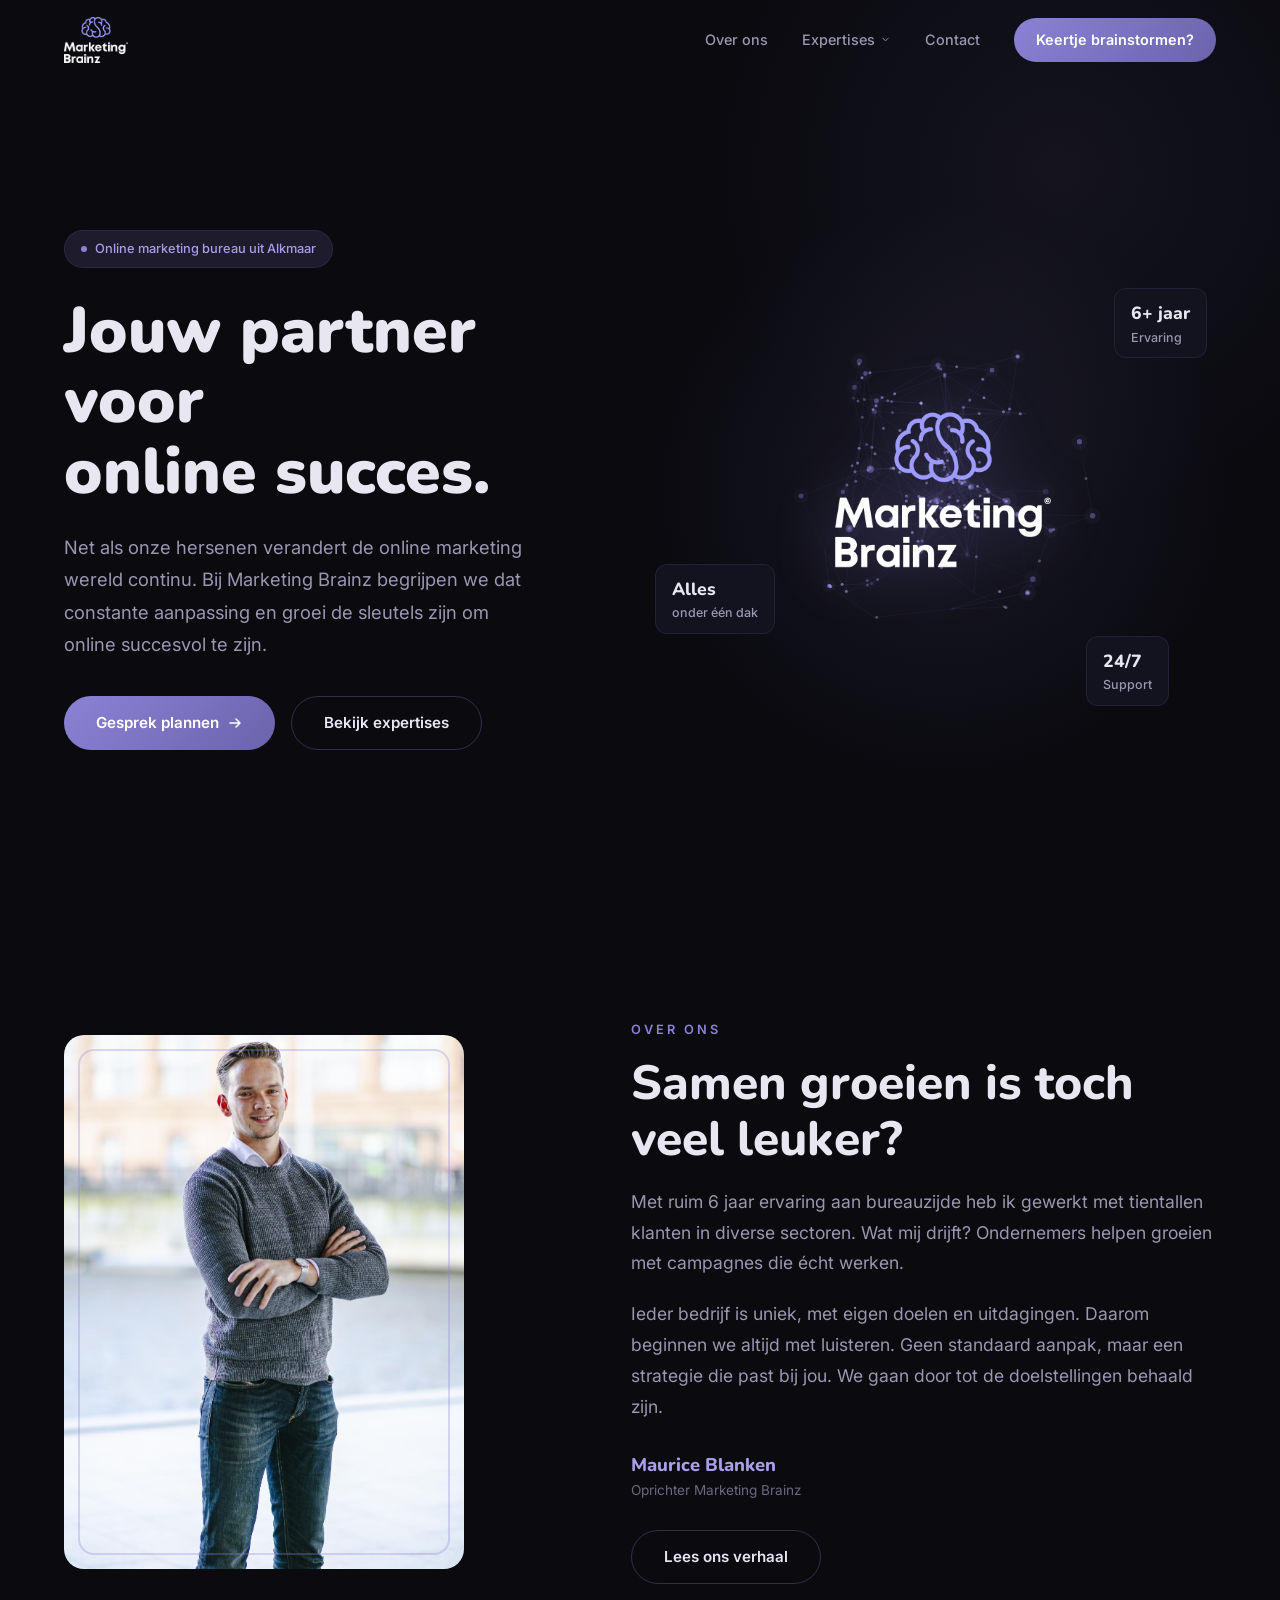
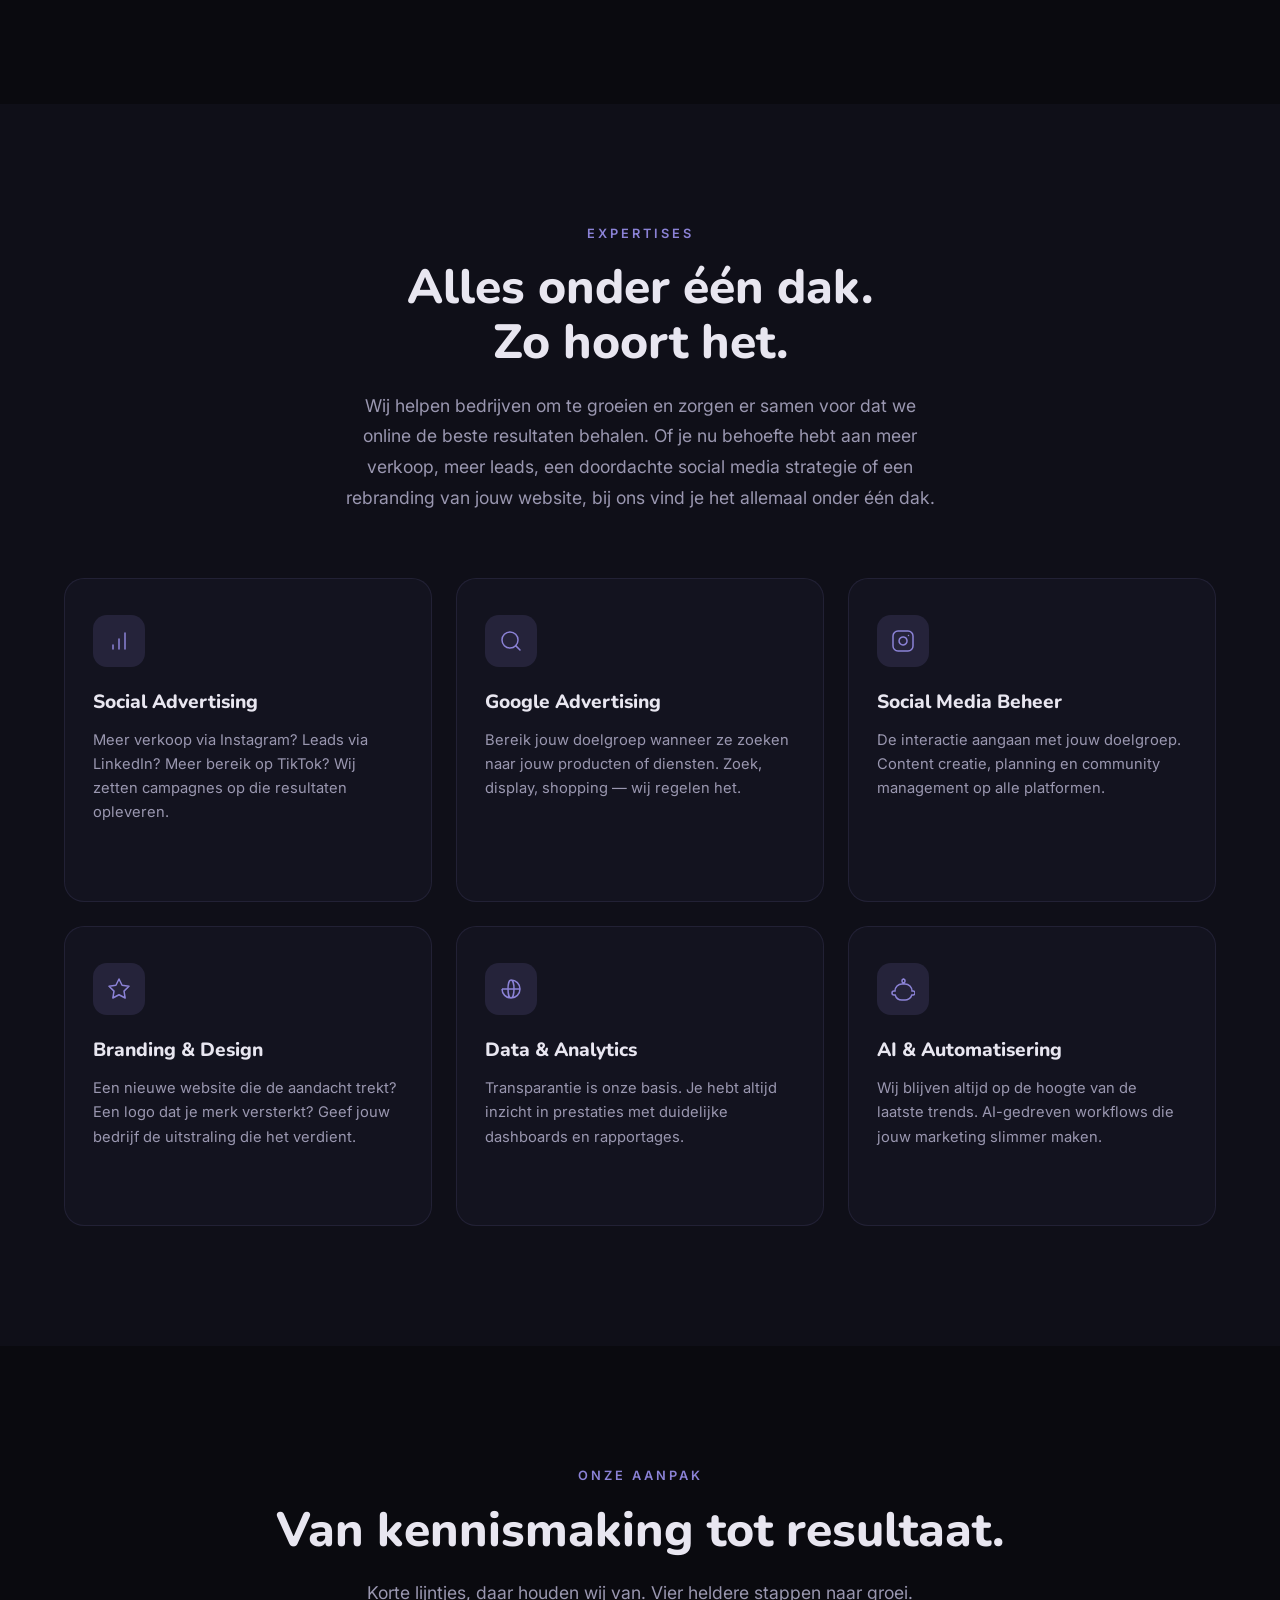
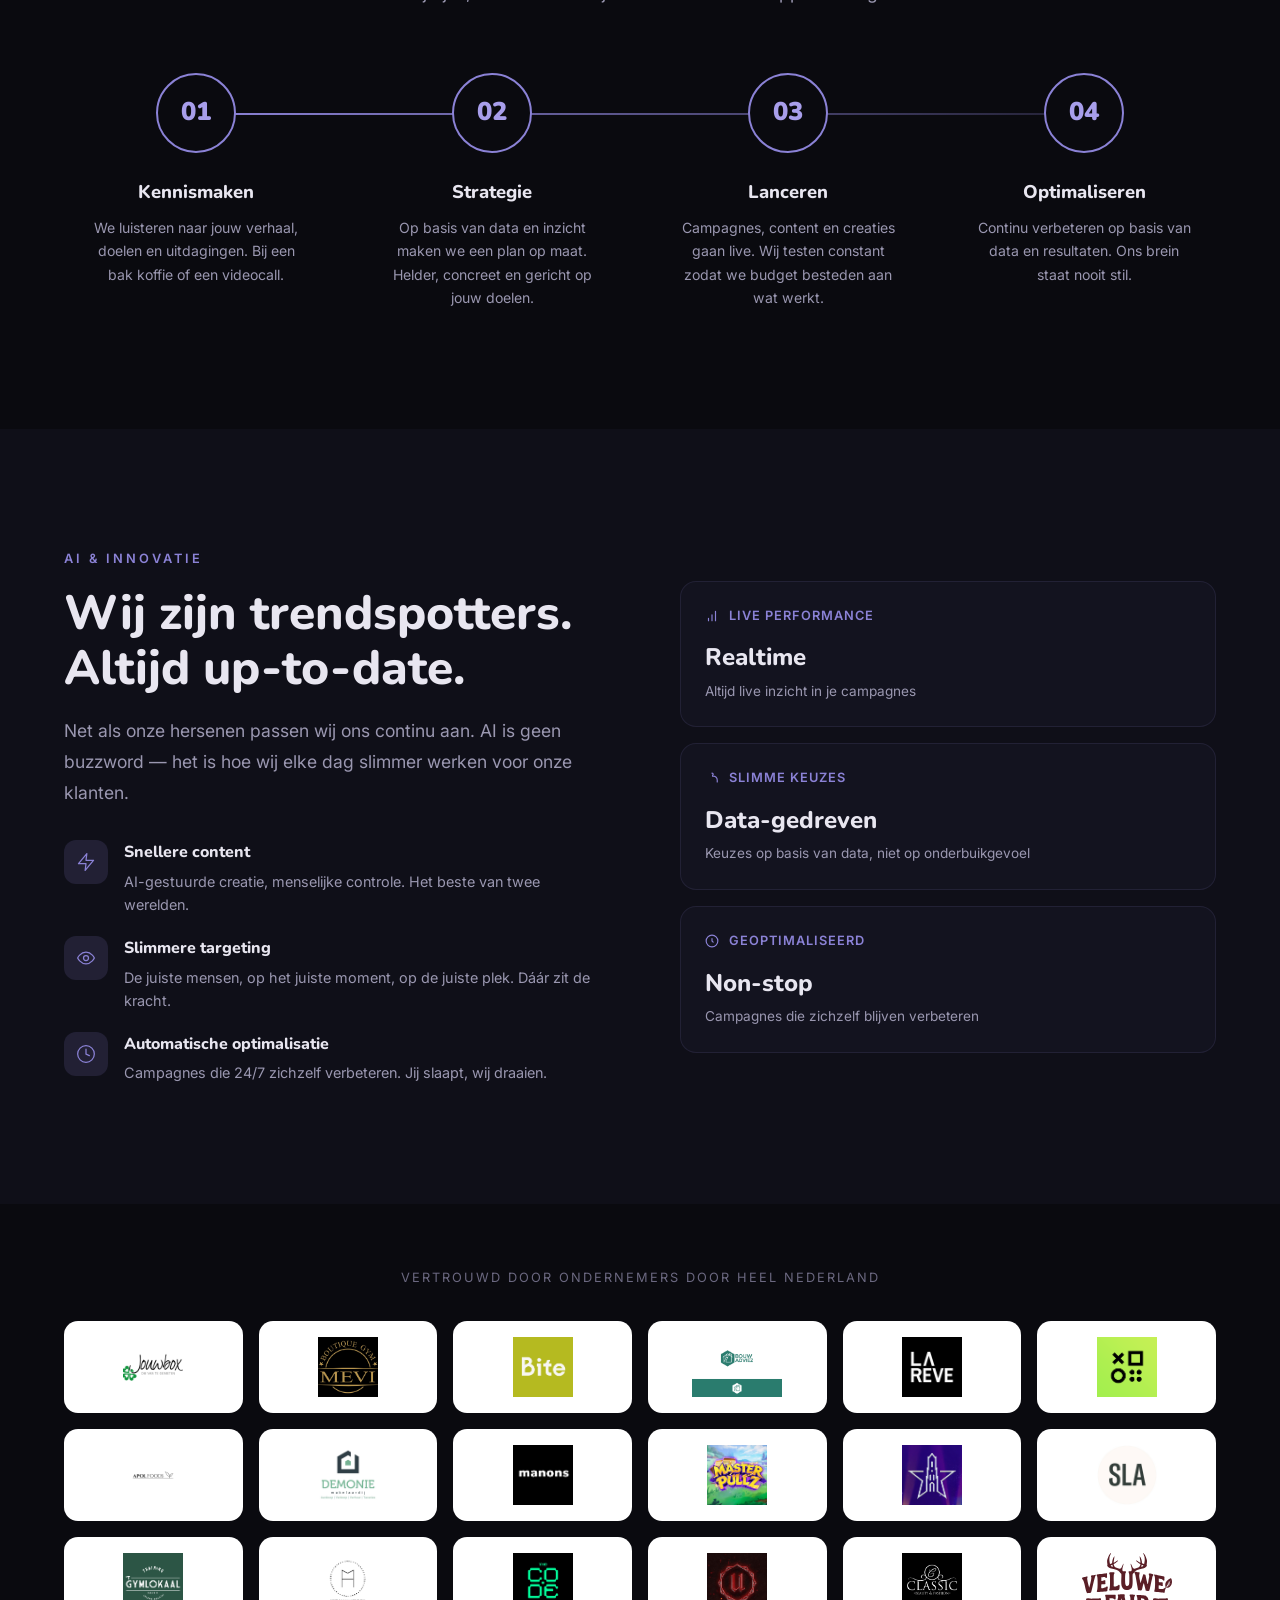
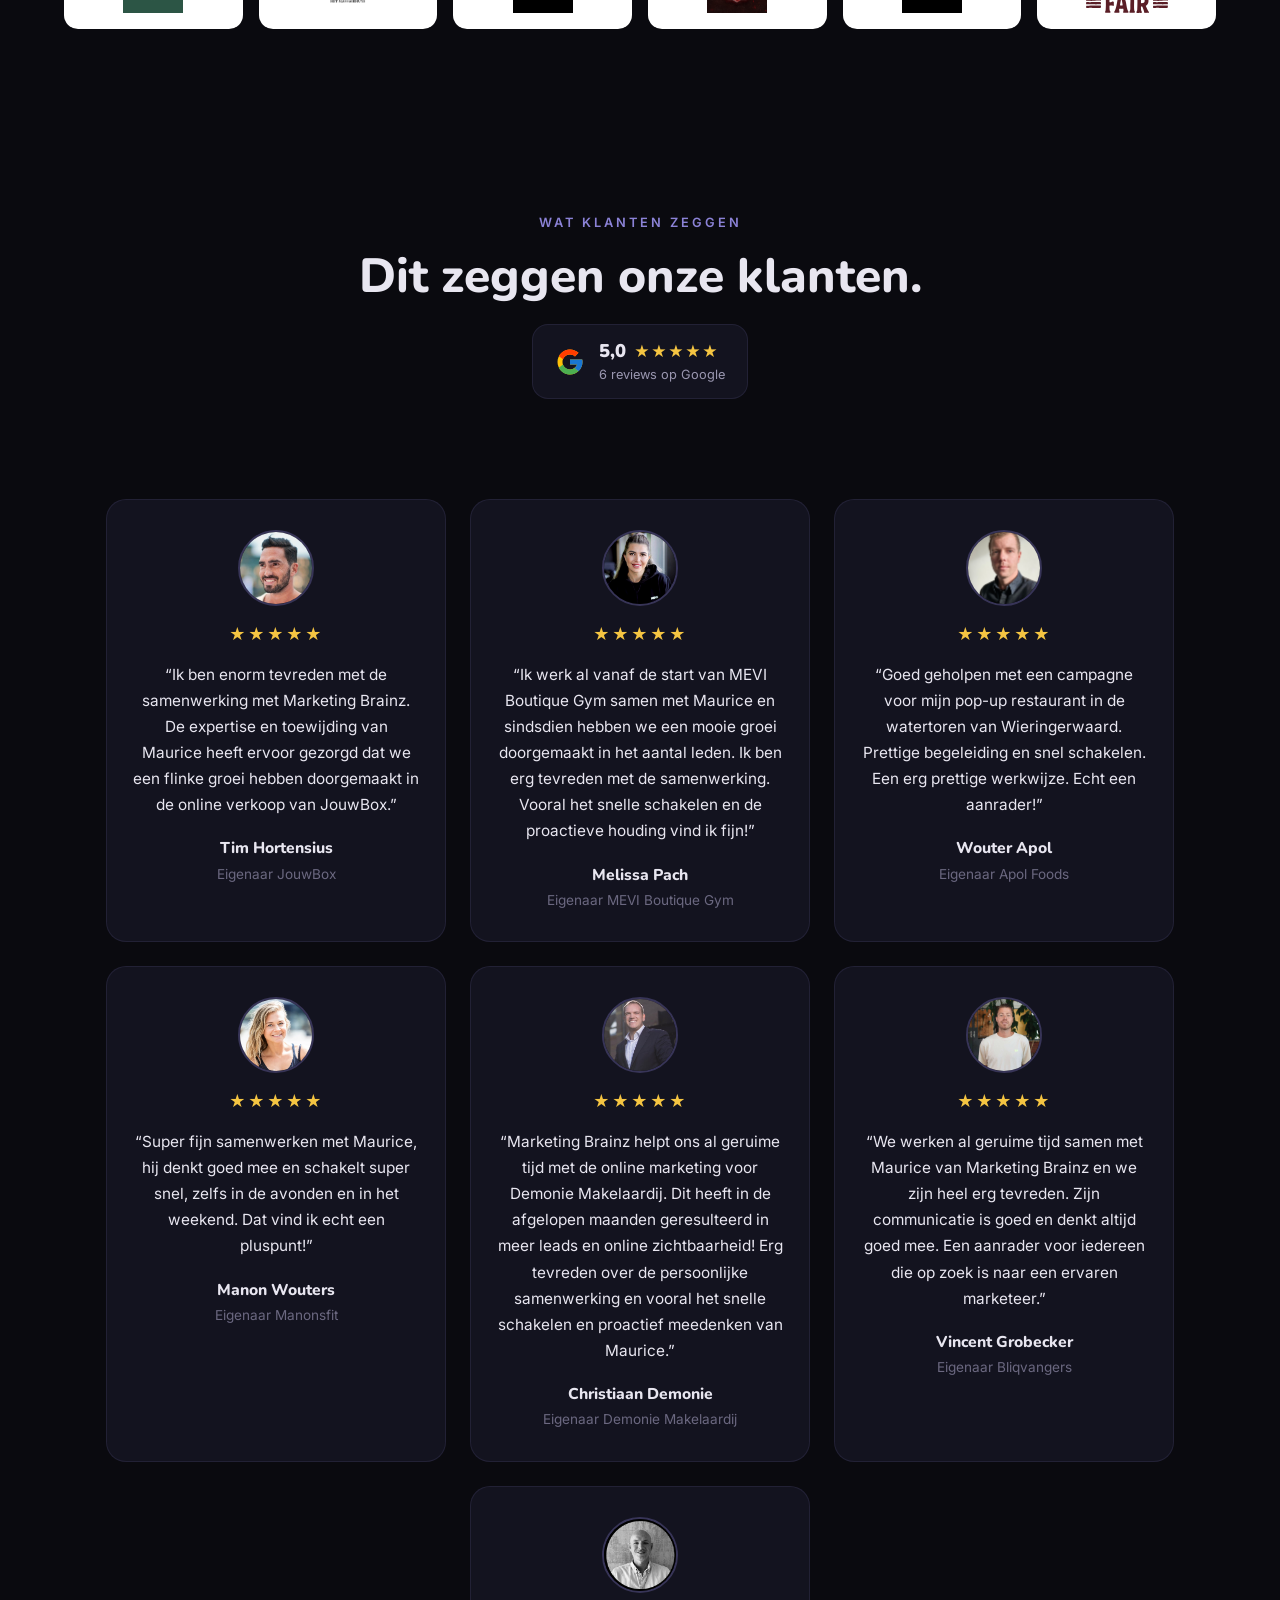
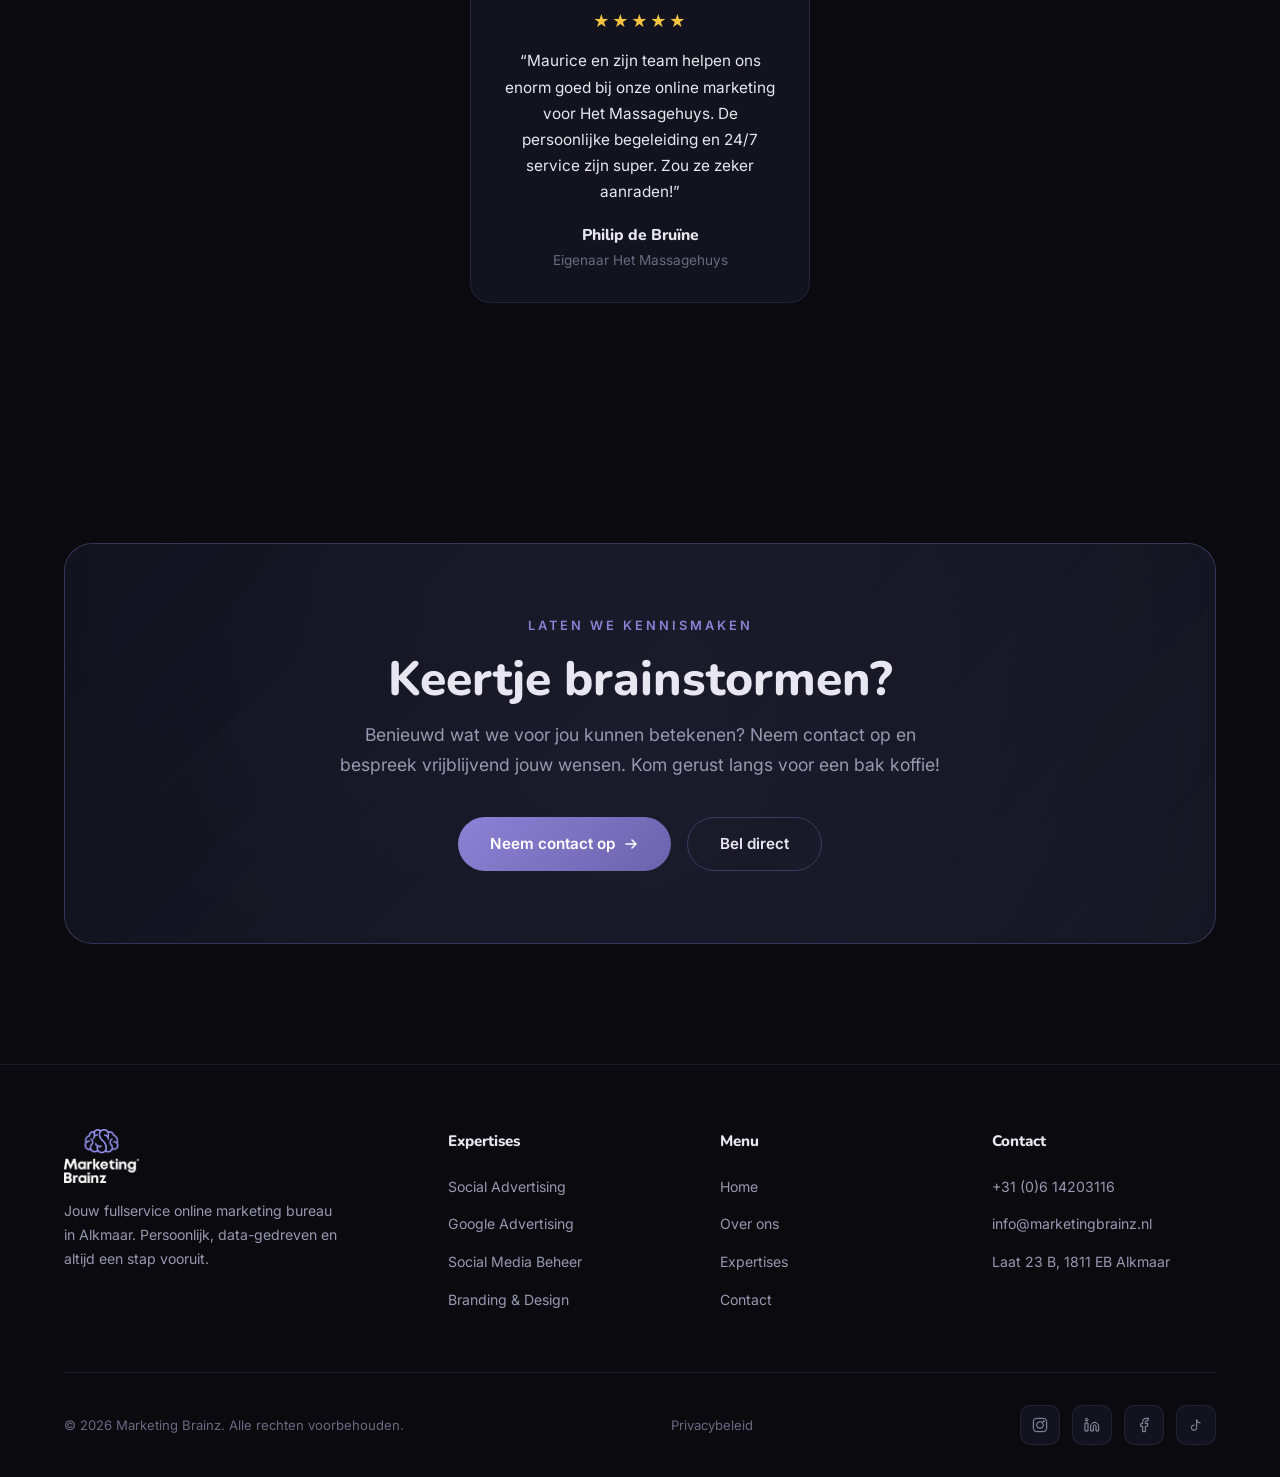
<file: index.html>
<!DOCTYPE html>
<html lang="nl">
<head>
    <meta charset="UTF-8">
    <meta name="viewport" content="width=device-width, initial-scale=1.0">
    <title>Marketing Brainz | Online Marketing Bureau Alkmaar</title>
    <meta name="description" content="Marketing Brainz is jouw fullservice online marketing bureau uit Alkmaar. Social & Google advertising, social media beheer en branding. Persoonlijk, data-gedreven en alles onder één dak.">
    <link rel="icon" href="/favicon.ico" sizes="48x48">
    <link rel="icon" type="image/png" href="/assets/icons/favicon-96.png" sizes="96x96">
    <link rel="icon" type="image/png" href="/assets/icons/favicon-192.png" sizes="192x192">
    <link rel="apple-touch-icon" href="/assets/icons/apple-touch-icon.png">
    <link rel="preconnect" href="https://fonts.googleapis.com">
    <link rel="preconnect" href="https://fonts.gstatic.com" crossorigin>
    <link href="https://fonts.googleapis.com/css2?family=Nunito:wght@400;600;700;800;900&family=Inter:wght@300;400;500;600&display=swap" rel="stylesheet">
    <link rel="stylesheet" href="assets/css/style.css">
</head>
<body data-page="home">
<div id="nav-mount"></div>

<!-- HERO -->
<section class="hero">
    <div class="container">
        <div class="hero-content fade-in">
            <div class="hero-badge"><span class="dot"></span> Online marketing bureau uit Alkmaar</div>
            <h1>Jouw partner voor<br><span class="hi">online succes.</span></h1>
            <p class="hero-text">Net als onze hersenen verandert de online marketing wereld continu. Bij Marketing Brainz begrijpen we dat constante aanpassing en groei de sleutels zijn om online succesvol te zijn.</p>
            <div class="hero-buttons">
                <a href="contact.html" class="btn btn-p">Gesprek plannen
                    <svg width="16" height="16" viewBox="0 0 16 16" fill="none"><path d="M3 8h10M9 4l4 4-4 4" stroke="currentColor" stroke-width="1.5" stroke-linecap="round" stroke-linejoin="round"/></svg>
                </a>
                <a href="expertises.html" class="btn btn-s">Bekijk expertises</a>
            </div>
        </div>
        <div class="hero-visual fade-in fd2">
            <div class="brain-wrap">
                <div class="brain-glow"></div>
                <canvas id="brainCanvas"></canvas>
                <img class="brain-logo-center" src="logo.png" alt="Marketing Brainz logo">
                <div class="float-badge fb1"><span class="bv">6+ jaar</span>Ervaring</div>
                <div class="float-badge fb2"><span class="bv">Alles</span>onder &eacute;&eacute;n dak</div>
                <div class="float-badge fb3"><span class="bv">24/7</span>Support</div>
            </div>
        </div>
    </div>
</section>

<!-- OVER ONS (kort) -->
<section class="about">
    <div class="container">
        <div class="about-grid">
            <div class="about-image fade-in">
                <img src="maurice.jpg" alt="Maurice Blanken — oprichter Marketing Brainz">
            </div>
            <div class="about-content fade-in fd2">
                <div class="label">Over ons</div>
                <h2 class="title">Samen groeien is toch<br>veel leuker?</h2>
                <p class="subtitle">Met ruim 6 jaar ervaring aan bureauzijde heb ik gewerkt met tientallen klanten in diverse sectoren. Wat mij drijft? Ondernemers helpen groeien met campagnes die &eacute;cht werken.</p>
                <p class="subtitle">Ieder bedrijf is uniek, met eigen doelen en uitdagingen. Daarom beginnen we altijd met luisteren. Geen standaard aanpak, maar een strategie die past bij jou. We gaan door tot de doelstellingen behaald zijn.</p>
                <div class="about-signature">Maurice Blanken</div>
                <div class="about-role">Oprichter Marketing Brainz</div>
                <div style="margin-top:28px;"><a href="over-ons.html" class="btn btn-s">Lees ons verhaal</a></div>
            </div>
        </div>
    </div>
</section>

<!-- STATS verwijderd: cijfers (50+ klanten, 200+ campagnes) waren niet geverifieerd.
     Lever echte cijfers aan, dan zet ik deze balk terug. -->


<!-- EXPERTISES -->
<section class="section alt">
    <div class="container">
        <div class="section-header fade-in">
            <div class="label">Expertises</div>
            <h2 class="title">Alles onder &eacute;&eacute;n dak.<br>Zo hoort het.</h2>
            <p class="subtitle">Wij helpen bedrijven om te groeien en zorgen er samen voor dat we online de beste resultaten behalen. Of je nu behoefte hebt aan meer verkoop, meer leads, een doordachte social media strategie of een rebranding van jouw website, bij ons vind je het allemaal onder &eacute;&eacute;n dak.</p>
        </div>
        <div class="cards-grid">
            <a href="social-advertising.html" class="card fade-in">
                <div class="card-icon"><svg width="24" height="24" viewBox="0 0 24 24" fill="none"><path d="M12 20V10M18 20V4M6 20v-4" stroke="#8B82D6" stroke-width="1.5" stroke-linecap="round" stroke-linejoin="round"/></svg></div>
                <h3>Social Advertising</h3>
                <p>Meer verkoop via Instagram? Leads via LinkedIn? Meer bereik op TikTok? Wij zetten campagnes op die resultaten opleveren.</p>
                <span class="card-arrow">Meer info &rarr;</span>
            </a>
            <a href="google-advertising.html" class="card fade-in fd1">
                <div class="card-icon"><svg width="24" height="24" viewBox="0 0 24 24" fill="none"><circle cx="11" cy="11" r="8" stroke="#8B82D6" stroke-width="1.5"/><path d="M21 21l-4.35-4.35" stroke="#8B82D6" stroke-width="1.5" stroke-linecap="round"/></svg></div>
                <h3>Google Advertising</h3>
                <p>Bereik jouw doelgroep wanneer ze zoeken naar jouw producten of diensten. Zoek, display, shopping &mdash; wij regelen het.</p>
                <span class="card-arrow">Meer info &rarr;</span>
            </a>
            <a href="social-media-beheer.html" class="card fade-in fd2">
                <div class="card-icon"><svg width="24" height="24" viewBox="0 0 24 24" fill="none"><path d="M17 2H7a5 5 0 00-5 5v10a5 5 0 005 5h10a5 5 0 005-5V7a5 5 0 00-5-5z" stroke="#8B82D6" stroke-width="1.5"/><path d="M16 11.37A4 4 0 1112.63 8 4 4 0 0116 11.37zM17.5 6.5h.01" stroke="#8B82D6" stroke-width="1.5" stroke-linecap="round"/></svg></div>
                <h3>Social Media Beheer</h3>
                <p>De interactie aangaan met jouw doelgroep. Content creatie, planning en community management op alle platformen.</p>
                <span class="card-arrow">Meer info &rarr;</span>
            </a>
            <a href="branding-en-design.html" class="card fade-in">
                <div class="card-icon"><svg width="24" height="24" viewBox="0 0 24 24" fill="none"><path d="M12 2l3.09 6.26L22 9.27l-5 4.87 1.18 6.88L12 17.77l-6.18 3.25L7 14.14 2 9.27l6.91-1.01L12 2z" stroke="#8B82D6" stroke-width="1.5" stroke-linecap="round" stroke-linejoin="round"/></svg></div>
                <h3>Branding &amp; Design</h3>
                <p>Een nieuwe website die de aandacht trekt? Een logo dat je merk versterkt? Geef jouw bedrijf de uitstraling die het verdient.</p>
                <span class="card-arrow">Meer info &rarr;</span>
            </a>
            <a href="expertises.html" class="card fade-in fd1">
                <div class="card-icon"><svg width="24" height="24" viewBox="0 0 24 24" fill="none"><path d="M21 12a9 9 0 01-9 9m9-9a9 9 0 00-9-9m9 9H3m9 9a9 9 0 01-9-9m9 9c1.66 0 3-4.03 3-9s-1.34-9-3-9m0 18c-1.66 0-3-4.03-3-9s1.34-9 3-9" stroke="#8B82D6" stroke-width="1.5"/></svg></div>
                <h3>Data &amp; Analytics</h3>
                <p>Transparantie is onze basis. Je hebt altijd inzicht in prestaties met duidelijke dashboards en rapportages.</p>
                <span class="card-arrow">Meer info &rarr;</span>
            </a>
            <a href="expertises.html" class="card fade-in fd2">
                <div class="card-icon"><svg width="24" height="24" viewBox="0 0 24 24" fill="none"><path d="M12 2a2 2 0 012 2c0 .74-.4 1.39-1 1.73V7h1a7 7 0 017 7h1a2 2 0 110 4h-1.17A7 7 0 0113 23h-2a7 7 0 01-6.83-5H3a2 2 0 110-4h1a7 7 0 017-7h1V5.73c-.6-.34-1-.99-1-1.73a2 2 0 012-2z" stroke="#8B82D6" stroke-width="1.5" stroke-linecap="round"/></svg></div>
                <h3>AI &amp; Automatisering</h3>
                <p>Wij blijven altijd op de hoogte van de laatste trends. AI-gedreven workflows die jouw marketing slimmer maken.</p>
                <span class="card-arrow">Meer info &rarr;</span>
            </a>
        </div>
    </div>
</section>

<!-- WERKWIJZE -->
<section class="section">
    <div class="container">
        <div class="section-header fade-in">
            <div class="label">Onze aanpak</div>
            <h2 class="title">Van kennismaking tot resultaat.</h2>
            <p class="subtitle">Korte lijntjes, daar houden wij van. Vier heldere stappen naar groei.</p>
        </div>
        <div class="steps-grid">
            <div class="step fade-in"><div class="step-num">01</div><h3>Kennismaken</h3><p>We luisteren naar jouw verhaal, doelen en uitdagingen. Bij een bak koffie of een videocall.</p></div>
            <div class="step fade-in fd1"><div class="step-num">02</div><h3>Strategie</h3><p>Op basis van data en inzicht maken we een plan op maat. Helder, concreet en gericht op jouw doelen.</p></div>
            <div class="step fade-in fd2"><div class="step-num">03</div><h3>Lanceren</h3><p>Campagnes, content en creaties gaan live. Wij testen constant zodat we budget besteden aan wat werkt.</p></div>
            <div class="step fade-in fd3"><div class="step-num">04</div><h3>Optimaliseren</h3><p>Continu verbeteren op basis van data en resultaten. Ons brein staat nooit stil.</p></div>
        </div>
    </div>
</section>

<!-- AI & INNOVATIE -->
<section class="section alt">
    <div class="container">
        <div class="split">
            <div class="split-content fade-in">
                <div class="label">AI &amp; Innovatie</div>
                <h2 class="title">Wij zijn trendspotters.<br>Altijd up-to-date.</h2>
                <p class="subtitle">Net als onze hersenen passen wij ons continu aan. AI is geen buzzword &mdash; het is hoe wij elke dag slimmer werken voor onze klanten.</p>
                <div class="feat-list">
                    <div class="feat">
                        <div class="feat-icon"><svg width="20" height="20" viewBox="0 0 24 24" fill="none"><path d="M13 2L3 14h9l-1 8 10-12h-9l1-8z" stroke="#8B82D6" stroke-width="1.5" stroke-linecap="round" stroke-linejoin="round"/></svg></div>
                        <div><h4>Snellere content</h4><p>AI-gestuurde creatie, menselijke controle. Het beste van twee werelden.</p></div>
                    </div>
                    <div class="feat">
                        <div class="feat-icon"><svg width="20" height="20" viewBox="0 0 24 24" fill="none"><path d="M2 12s3-7 10-7 10 7 10 7-3 7-10 7S2 12 2 12z" stroke="#8B82D6" stroke-width="1.5"/><circle cx="12" cy="12" r="3" stroke="#8B82D6" stroke-width="1.5"/></svg></div>
                        <div><h4>Slimmere targeting</h4><p>De juiste mensen, op het juiste moment, op de juiste plek. D&aacute;&aacute;r zit de kracht.</p></div>
                    </div>
                    <div class="feat">
                        <div class="feat-icon"><svg width="20" height="20" viewBox="0 0 24 24" fill="none"><path d="M12 22c5.52 0 10-4.48 10-10S17.52 2 12 2 2 6.48 2 12s4.48 10 10 10z" stroke="#8B82D6" stroke-width="1.5"/><path d="M12 6v6l4 2" stroke="#8B82D6" stroke-width="1.5" stroke-linecap="round"/></svg></div>
                        <div><h4>Automatische optimalisatie</h4><p>Campagnes die 24/7 zichzelf verbeteren. Jij slaapt, wij draaien.</p></div>
                    </div>
                </div>
            </div>
            <div class="split-visual fade-in fd2">
                <div class="demo-cards">
                    <div class="demo-card">
                        <div class="ch"><svg width="14" height="14" viewBox="0 0 24 24" fill="none"><path d="M12 20V10M18 20V4M6 20v-4" stroke="#8B82D6" stroke-width="2" stroke-linecap="round"/></svg>Live performance</div>
                        <div class="cm" style="font-size:1.5rem;">Realtime</div>
                        <div class="cl">Altijd live inzicht in je campagnes</div>
                    </div>
                    <div class="demo-card">
                        <div class="ch"><svg width="14" height="14" viewBox="0 0 24 24" fill="none"><path d="M12 2a2 2 0 012 2c0 .74-.4 1.39-1 1.73V7h1a7 7 0 017 7v3" stroke="#8B82D6" stroke-width="2" stroke-linecap="round"/></svg>Slimme keuzes</div>
                        <div class="cm" style="font-size:1.5rem;">Data-gedreven</div>
                        <div class="cl">Keuzes op basis van data, niet op onderbuikgevoel</div>
                    </div>
                    <div class="demo-card">
                        <div class="ch"><svg width="14" height="14" viewBox="0 0 24 24" fill="none"><circle cx="12" cy="12" r="10" stroke="#8B82D6" stroke-width="2"/><path d="M12 8v4l2 2" stroke="#8B82D6" stroke-width="2" stroke-linecap="round"/></svg>Geoptimaliseerd</div>
                        <div class="cm" style="font-size:1.5rem;">Non-stop</div>
                        <div class="cl">Campagnes die zichzelf blijven verbeteren</div>
                    </div>
                </div>
            </div>
        </div>
    </div>
</section>

<!-- KLANTEN -->
<section class="logos">
    <div class="container">
        <p class="fade-in">Vertrouwd door ondernemers door heel Nederland</p>
        <div class="logo-wall fade-in fd1">
            <div class="logo-tile"><img src="assets/logos/jouwbox.png" alt="JouwBox" loading="lazy"></div>
            <div class="logo-tile"><img src="assets/logos/mevi.jpg" alt="MEVI Boutique Gym" loading="lazy"></div>
            <div class="logo-tile"><img src="assets/logos/biteofamsterdam.jpg" alt="Bite of Amsterdam" loading="lazy"></div>
            <div class="logo-tile"><img src="assets/logos/bouwadviez.jpg" alt="Bouwadviez" loading="lazy"></div>
            <div class="logo-tile"><img src="assets/logos/lareve.jpg" alt="La Reve" loading="lazy"></div>
            <div class="logo-tile"><img src="assets/logos/bliqvangers.png" alt="Bliqvangers" loading="lazy"></div>
            <div class="logo-tile"><img src="assets/logos/apolfoods.jpg" alt="Apol Foods" loading="lazy"></div>
            <div class="logo-tile"><img src="assets/logos/demonie.png" alt="Demonie Makelaardij" loading="lazy"></div>
            <div class="logo-tile"><img src="assets/logos/manons.png" alt="Manons" loading="lazy"></div>
            <div class="logo-tile"><img src="assets/logos/masterpullz.jpg" alt="Master Pullz" loading="lazy"></div>
            <div class="logo-tile"><img src="assets/logos/winterspektakel.jpg" alt="Het Utrechtse Winterspektakel" loading="lazy"></div>
            <div class="logo-tile"><img src="assets/logos/sla.jpeg" alt="Klant van Marketing Brainz" loading="lazy"></div>
            <div class="logo-tile"><img src="assets/logos/client-1.png" alt="Klant van Marketing Brainz" loading="lazy"></div>
            <div class="logo-tile"><img src="assets/logos/client-2.png" alt="Klant van Marketing Brainz" loading="lazy"></div>
            <div class="logo-tile"><img src="assets/logos/client-3.jpg" alt="Klant van Marketing Brainz" loading="lazy"></div>
            <div class="logo-tile"><img src="assets/logos/client-4.jpg" alt="Klant van Marketing Brainz" loading="lazy"></div>
            <div class="logo-tile"><img src="assets/logos/client-5.jpg" alt="Klant van Marketing Brainz" loading="lazy"></div>
            <div class="logo-tile"><img src="assets/logos/veluwefair.svg" alt="Veluwe Fair" loading="lazy"></div>
        </div>
    </div>
</section>

<!-- REVIEW -->
<section class="section">
    <div class="container">
        <div class="section-header fade-in">
            <div class="label center">Wat klanten zeggen</div>
            <h2 class="title">Dit zeggen onze klanten.</h2>
            <div class="google-badge">
                <svg width="30" height="30" viewBox="0 0 48 48" aria-hidden="true"><path fill="#FFC107" d="M43.611 20.083H42V20H24v8h11.303c-1.649 4.657-6.08 8-11.303 8-6.627 0-12-5.373-12-12s5.373-12 12-12c3.059 0 5.842 1.154 7.961 3.039l5.657-5.657C34.046 6.053 29.268 4 24 4 12.955 4 4 12.955 4 24s8.955 20 20 20 20-8.955 20-20c0-1.341-.138-2.65-.389-3.917z"/><path fill="#FF3D00" d="M6.306 14.691l6.571 4.819C14.655 15.108 18.961 12 24 12c3.059 0 5.842 1.154 7.961 3.039l5.657-5.657C34.046 6.053 29.268 4 24 4 16.318 4 9.656 8.337 6.306 14.691z"/><path fill="#4CAF50" d="M24 44c5.166 0 9.86-1.977 13.409-5.192l-6.19-5.238C29.211 35.091 26.715 36 24 36c-5.202 0-9.619-3.317-11.283-7.946l-6.522 5.025C9.505 39.556 16.227 44 24 44z"/><path fill="#1976D2" d="M43.611 20.083H42V20H24v8h11.303c-.792 2.237-2.231 4.166-4.087 5.571l6.19 5.238C36.971 39.205 44 34 44 24c0-1.341-.138-2.65-.389-3.917z"/></svg>
                <span class="gb-right">
                    <span class="gb-top"><span class="gb-score">5,0</span> <span class="gb-stars">&#9733;&#9733;&#9733;&#9733;&#9733;</span></span>
                    <span class="gb-sub">6 reviews op Google</span>
                </span>
            </div>
        </div>
        <div class="review-grid">
            <div class="review-tile fade-in">
                <img class="rt-avatar" src="assets/reviews/tim.jpeg" alt="Tim Hortensius" loading="lazy">
                <div class="rt-stars">&#9733;&#9733;&#9733;&#9733;&#9733;</div>
                <p class="rt-quote">&ldquo;Ik ben enorm tevreden met de samenwerking met Marketing Brainz. De expertise en toewijding van Maurice heeft ervoor gezorgd dat we een flinke groei hebben doorgemaakt in de online verkoop van JouwBox.&rdquo;</p>
                <div class="rt-author">Tim Hortensius</div>
                <div class="rt-role">Eigenaar JouwBox</div>
            </div>
            <div class="review-tile fade-in fd1">
                <img class="rt-avatar" src="assets/reviews/melissa.jpg" alt="Melissa Pach" loading="lazy">
                <div class="rt-stars">&#9733;&#9733;&#9733;&#9733;&#9733;</div>
                <p class="rt-quote">&ldquo;Ik werk al vanaf de start van MEVI Boutique Gym samen met Maurice en sindsdien hebben we een mooie groei doorgemaakt in het aantal leden. Ik ben erg tevreden met de samenwerking. Vooral het snelle schakelen en de proactieve houding vind ik fijn!&rdquo;</p>
                <div class="rt-author">Melissa Pach</div>
                <div class="rt-role">Eigenaar MEVI Boutique Gym</div>
            </div>
            <div class="review-tile fade-in fd2">
                <img class="rt-avatar" src="assets/reviews/wouter.png" alt="Wouter Apol" loading="lazy">
                <div class="rt-stars">&#9733;&#9733;&#9733;&#9733;&#9733;</div>
                <p class="rt-quote">&ldquo;Goed geholpen met een campagne voor mijn pop-up restaurant in de watertoren van Wieringerwaard. Prettige begeleiding en snel schakelen. Een erg prettige werkwijze. Echt een aanrader!&rdquo;</p>
                <div class="rt-author">Wouter Apol</div>
                <div class="rt-role">Eigenaar Apol Foods</div>
            </div>
            <div class="review-tile fade-in">
                <img class="rt-avatar" src="assets/reviews/manon.webp" alt="Manon Wouters" loading="lazy">
                <div class="rt-stars">&#9733;&#9733;&#9733;&#9733;&#9733;</div>
                <p class="rt-quote">&ldquo;Super fijn samenwerken met Maurice, hij denkt goed mee en schakelt super snel, zelfs in de avonden en in het weekend. Dat vind ik echt een pluspunt!&rdquo;</p>
                <div class="rt-author">Manon Wouters</div>
                <div class="rt-role">Eigenaar Manonsfit</div>
            </div>
            <div class="review-tile fade-in fd1">
                <img class="rt-avatar" src="assets/reviews/christiaan.jpg" alt="Christiaan Demonie" loading="lazy">
                <div class="rt-stars">&#9733;&#9733;&#9733;&#9733;&#9733;</div>
                <p class="rt-quote">&ldquo;Marketing Brainz helpt ons al geruime tijd met de online marketing voor Demonie Makelaardij. Dit heeft in de afgelopen maanden geresulteerd in meer leads en online zichtbaarheid! Erg tevreden over de persoonlijke samenwerking en vooral het snelle schakelen en proactief meedenken van Maurice.&rdquo;</p>
                <div class="rt-author">Christiaan Demonie</div>
                <div class="rt-role">Eigenaar Demonie Makelaardij</div>
            </div>
            <div class="review-tile fade-in fd2">
                <img class="rt-avatar" src="assets/reviews/vincent.jpg" alt="Vincent Grobecker" loading="lazy">
                <div class="rt-stars">&#9733;&#9733;&#9733;&#9733;&#9733;</div>
                <p class="rt-quote">&ldquo;We werken al geruime tijd samen met Maurice van Marketing Brainz en we zijn heel erg tevreden. Zijn communicatie is goed en denkt altijd goed mee. Een aanrader voor iedereen die op zoek is naar een ervaren marketeer.&rdquo;</p>
                <div class="rt-author">Vincent Grobecker</div>
                <div class="rt-role">Eigenaar Bliqvangers</div>
            </div>
            <div class="review-tile fade-in fd1">
                <img class="rt-avatar" src="assets/reviews/philip.png" alt="Philip de Bru&iuml;ne" loading="lazy">
                <div class="rt-stars">&#9733;&#9733;&#9733;&#9733;&#9733;</div>
                <p class="rt-quote">&ldquo;Maurice en zijn team helpen ons enorm goed bij onze online marketing voor Het Massagehuys. De persoonlijke begeleiding en 24/7 service zijn super. Zou ze zeker aanraden!&rdquo;</p>
                <div class="rt-author">Philip de Bru&iuml;ne</div>
                <div class="rt-role">Eigenaar Het Massagehuys</div>
            </div>
        </div>
    </div>
</section>

<!-- CTA -->
<section class="cta-section">
    <div class="container">
        <div class="cta-box fade-in">
            <div class="label">Laten we kennismaken</div>
            <h2 class="title">Keertje brainstormen?</h2>
            <p class="subtitle">Benieuwd wat we voor jou kunnen betekenen? Neem contact op en bespreek vrijblijvend jouw wensen. Kom gerust langs voor een bak koffie!</p>
            <div class="cta-buttons">
                <a href="contact.html" class="btn btn-p">Neem contact op
                    <svg width="16" height="16" viewBox="0 0 16 16" fill="none"><path d="M3 8h10M9 4l4 4-4 4" stroke="currentColor" stroke-width="1.5" stroke-linecap="round" stroke-linejoin="round"/></svg>
                </a>
                <a href="tel:+31614203116" class="btn btn-s">Bel direct</a>
            </div>
        </div>
    </div>
</section>

<div id="footer-mount"></div>
<script src="assets/js/main.js"></script>
</body>
</html>
</file>
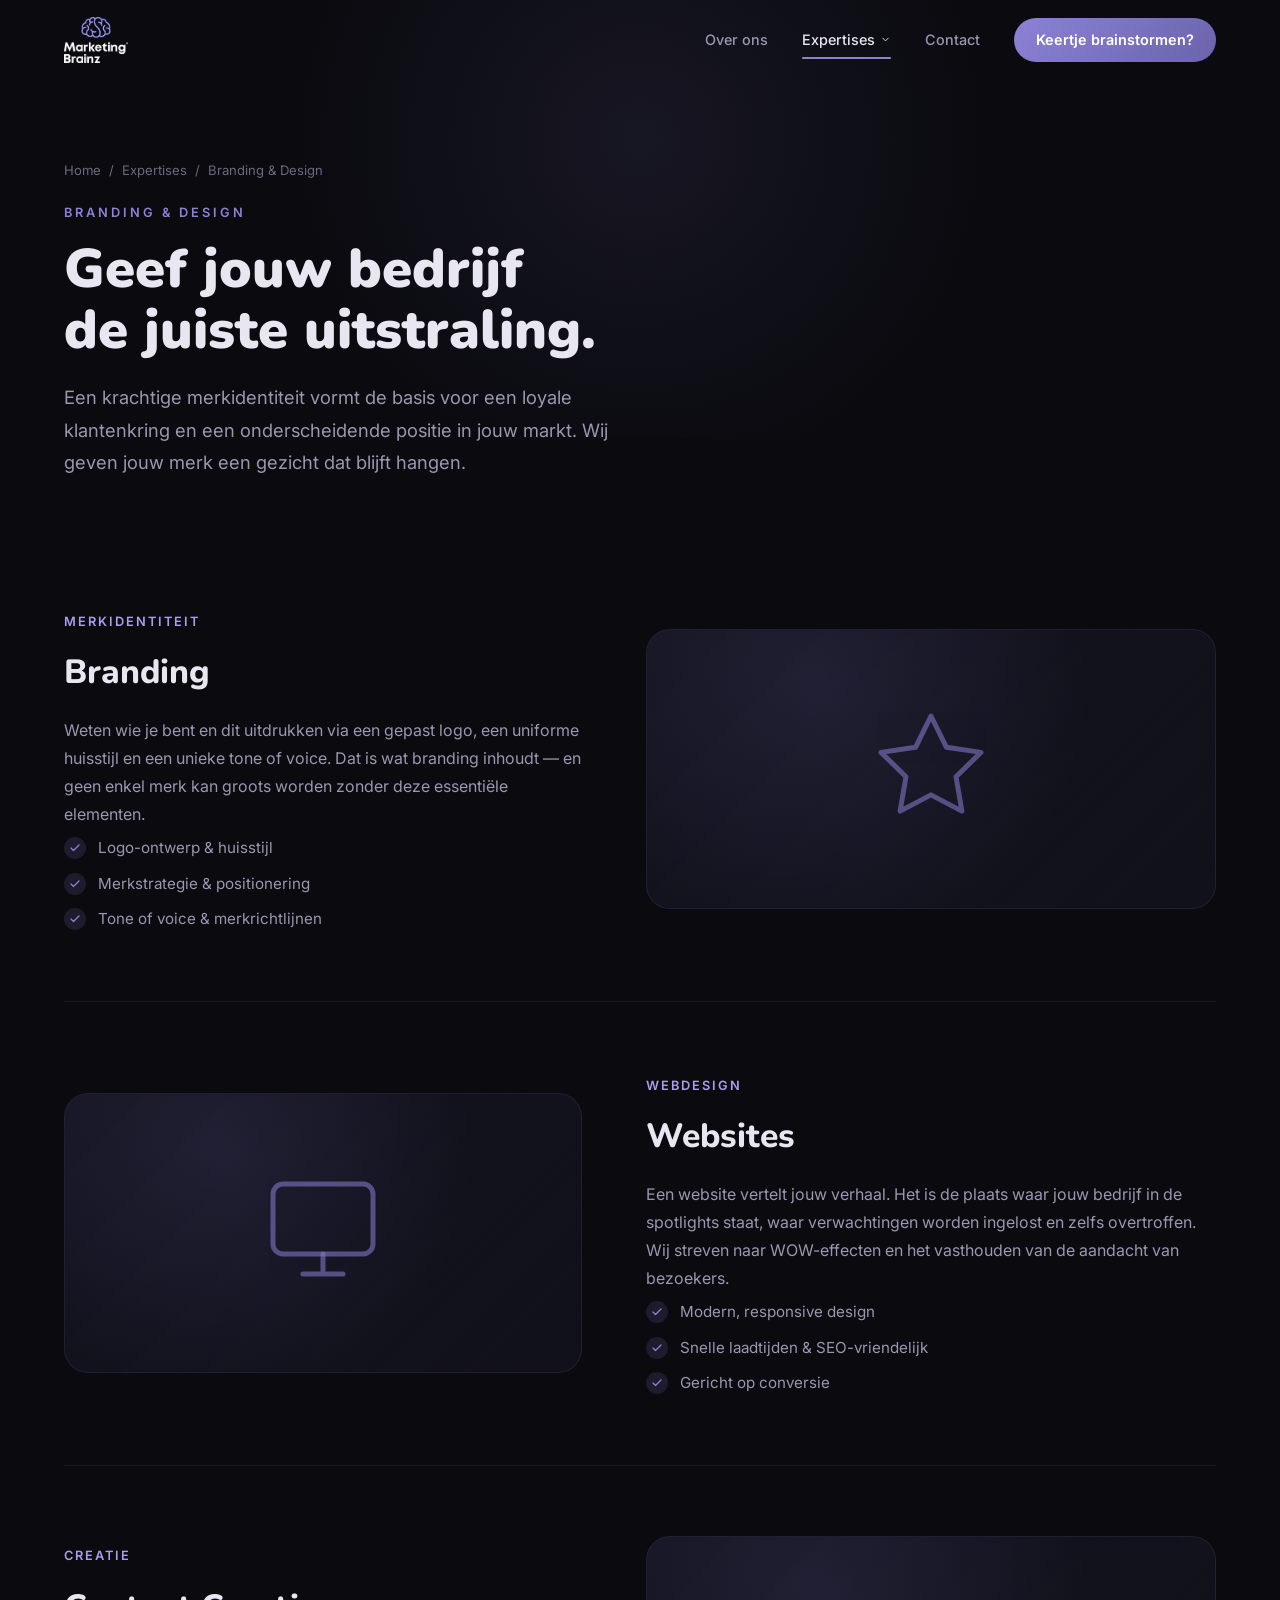
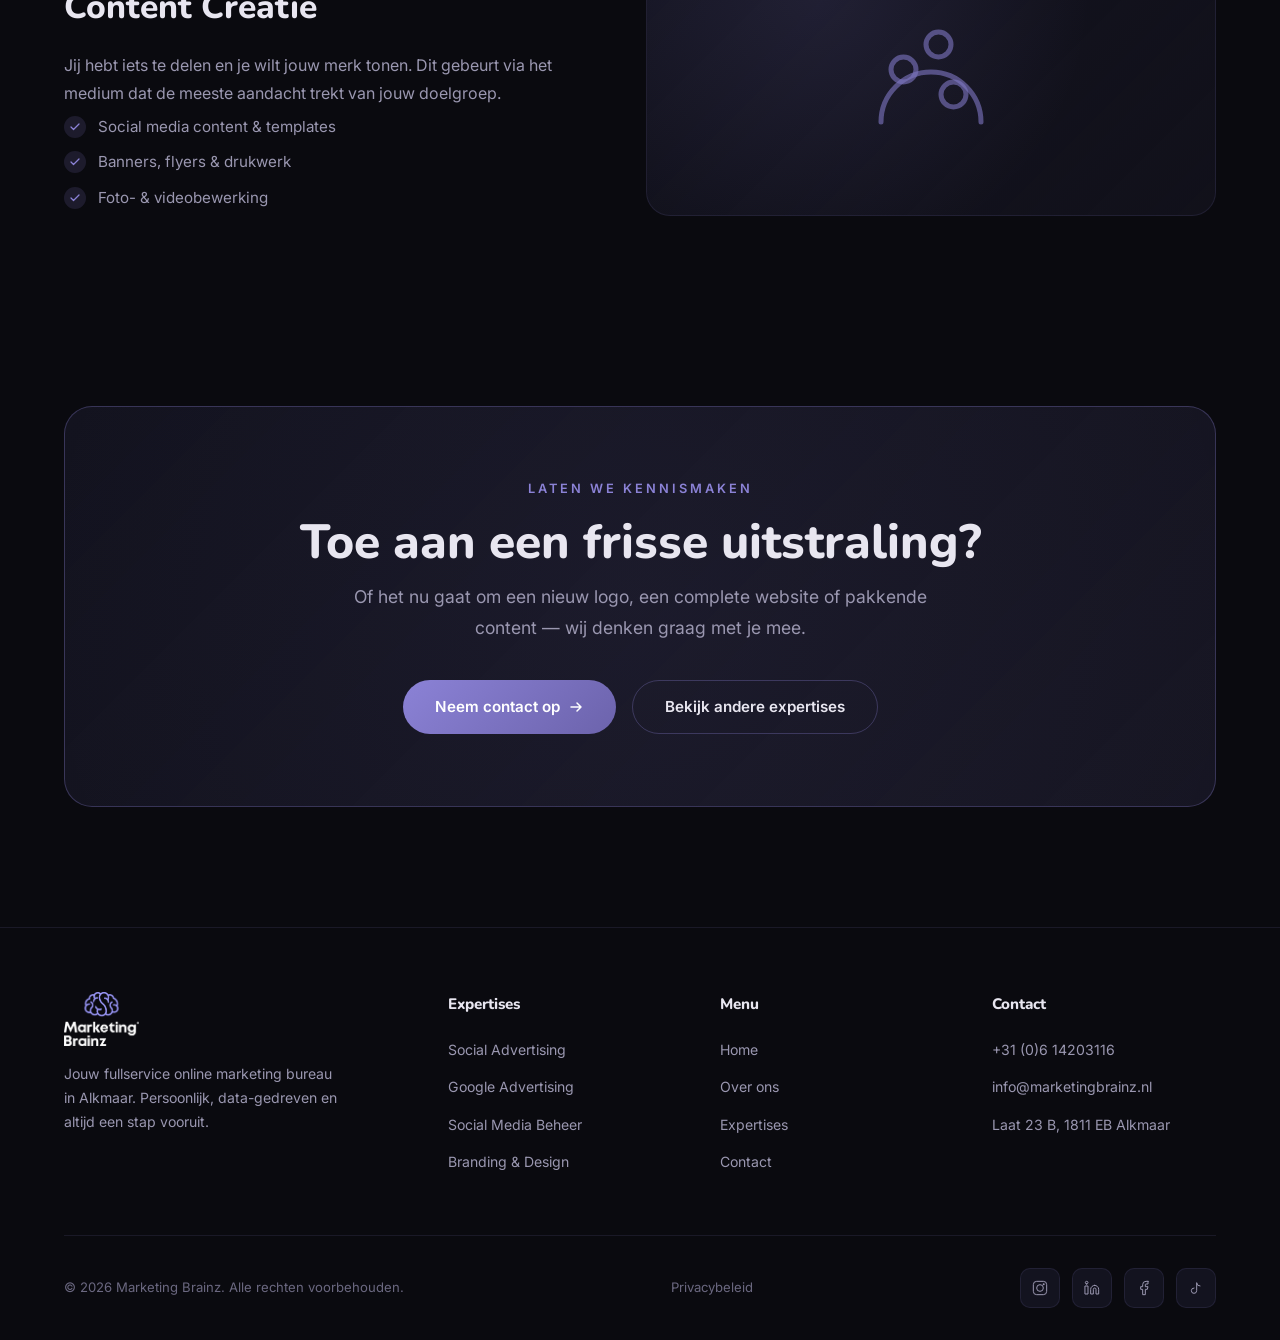
<file: branding-en-design.html>
<!DOCTYPE html>
<html lang="nl">
<head>
    <meta charset="UTF-8">
    <meta name="viewport" content="width=device-width, initial-scale=1.0">
    <title>Branding &amp; Design | Marketing Brainz</title>
    <meta name="description" content="Geef jouw bedrijf de juiste uitstraling. Branding, websites met WOW-effect en content creatie door Marketing Brainz Alkmaar.">
    <link rel="icon" href="/favicon.ico" sizes="48x48">
    <link rel="icon" type="image/png" href="/assets/icons/favicon-96.png" sizes="96x96">
    <link rel="icon" type="image/png" href="/assets/icons/favicon-192.png" sizes="192x192">
    <link rel="apple-touch-icon" href="/assets/icons/apple-touch-icon.png">
    <link rel="preconnect" href="https://fonts.googleapis.com">
    <link rel="preconnect" href="https://fonts.gstatic.com" crossorigin>
    <link href="https://fonts.googleapis.com/css2?family=Nunito:wght@400;600;700;800;900&family=Inter:wght@300;400;500;600&display=swap" rel="stylesheet">
    <link rel="stylesheet" href="assets/css/style.css">
</head>
<body data-page="branding-en-design.html">
<div id="nav-mount"></div>

<section class="page-hero">
    <div class="container">
        <div class="breadcrumb fade-in"><a href="index.html">Home</a> / <a href="expertises.html">Expertises</a> / <span>Branding &amp; Design</span></div>
        <div class="label fade-in">Branding &amp; Design</div>
        <h1 class="fade-in fd1">Geef jouw bedrijf<br>de juiste <span class="hi">uitstraling.</span></h1>
        <p class="subtitle fade-in fd2">Een krachtige merkidentiteit vormt de basis voor een loyale klantenkring en een onderscheidende positie in jouw markt. Wij geven jouw merk een gezicht dat blijft hangen.</p>
    </div>
</section>

<div class="container">
    <!-- BRANDING -->
    <div class="platform">
        <div class="platform-grid">
            <div class="platform-text fade-in">
                <div class="platform-tag">Merkidentiteit</div>
                <h3>Branding</h3>
                <p>Weten wie je bent en dit uitdrukken via een gepast logo, een uniforme huisstijl en een unieke tone of voice. Dat is wat branding inhoudt — en geen enkel merk kan groots worden zonder deze essenti&euml;le elementen.</p>
                <ul class="check-list">
                    <li><span class="ci"><svg width="12" height="12" viewBox="0 0 24 24" fill="none"><path d="M20 6L9 17l-5-5" stroke="#8B82D6" stroke-width="2.5" stroke-linecap="round" stroke-linejoin="round"/></svg></span>Logo-ontwerp &amp; huisstijl</li>
                    <li><span class="ci"><svg width="12" height="12" viewBox="0 0 24 24" fill="none"><path d="M20 6L9 17l-5-5" stroke="#8B82D6" stroke-width="2.5" stroke-linecap="round" stroke-linejoin="round"/></svg></span>Merkstrategie &amp; positionering</li>
                    <li><span class="ci"><svg width="12" height="12" viewBox="0 0 24 24" fill="none"><path d="M20 6L9 17l-5-5" stroke="#8B82D6" stroke-width="2.5" stroke-linecap="round" stroke-linejoin="round"/></svg></span>Tone of voice &amp; merkrichtlijnen</li>
                </ul>
            </div>
            <div class="platform-visual fade-in fd2">
                <div class="big-icon"><svg width="120" height="120" viewBox="0 0 24 24" fill="none"><path d="M12 2l3.09 6.26L22 9.27l-5 4.87 1.18 6.88L12 17.77l-6.18 3.25L7 14.14 2 9.27l6.91-1.01L12 2z" stroke="#8B82D6" stroke-width="1" opacity="0.6" stroke-linecap="round" stroke-linejoin="round"/></svg></div>
            </div>
        </div>
    </div>

    <!-- WEBSITES -->
    <div class="platform flip">
        <div class="platform-grid">
            <div class="platform-text fade-in">
                <div class="platform-tag">Webdesign</div>
                <h3>Websites</h3>
                <p>Een website vertelt jouw verhaal. Het is de plaats waar jouw bedrijf in de spotlights staat, waar verwachtingen worden ingelost en zelfs overtroffen. Wij streven naar WOW-effecten en het vasthouden van de aandacht van bezoekers.</p>
                <ul class="check-list">
                    <li><span class="ci"><svg width="12" height="12" viewBox="0 0 24 24" fill="none"><path d="M20 6L9 17l-5-5" stroke="#8B82D6" stroke-width="2.5" stroke-linecap="round" stroke-linejoin="round"/></svg></span>Modern, responsive design</li>
                    <li><span class="ci"><svg width="12" height="12" viewBox="0 0 24 24" fill="none"><path d="M20 6L9 17l-5-5" stroke="#8B82D6" stroke-width="2.5" stroke-linecap="round" stroke-linejoin="round"/></svg></span>Snelle laadtijden &amp; SEO-vriendelijk</li>
                    <li><span class="ci"><svg width="12" height="12" viewBox="0 0 24 24" fill="none"><path d="M20 6L9 17l-5-5" stroke="#8B82D6" stroke-width="2.5" stroke-linecap="round" stroke-linejoin="round"/></svg></span>Gericht op conversie</li>
                </ul>
            </div>
            <div class="platform-visual fade-in fd2">
                <div class="big-icon"><svg width="120" height="120" viewBox="0 0 24 24" fill="none"><rect x="2" y="3" width="20" height="14" rx="2" stroke="#8B82D6" stroke-width="1" opacity="0.6"/><path d="M8 21h8M12 17v4" stroke="#8B82D6" stroke-width="1" opacity="0.6" stroke-linecap="round"/></svg></div>
            </div>
        </div>
    </div>

    <!-- CONTENT -->
    <div class="platform">
        <div class="platform-grid">
            <div class="platform-text fade-in">
                <div class="platform-tag">Creatie</div>
                <h3>Content Creatie</h3>
                <p>Jij hebt iets te delen en je wilt jouw merk tonen. Dit gebeurt via het medium dat de meeste aandacht trekt van jouw doelgroep.</p>
                <ul class="check-list">
                    <li><span class="ci"><svg width="12" height="12" viewBox="0 0 24 24" fill="none"><path d="M20 6L9 17l-5-5" stroke="#8B82D6" stroke-width="2.5" stroke-linecap="round" stroke-linejoin="round"/></svg></span>Social media content &amp; templates</li>
                    <li><span class="ci"><svg width="12" height="12" viewBox="0 0 24 24" fill="none"><path d="M20 6L9 17l-5-5" stroke="#8B82D6" stroke-width="2.5" stroke-linecap="round" stroke-linejoin="round"/></svg></span>Banners, flyers &amp; drukwerk</li>
                    <li><span class="ci"><svg width="12" height="12" viewBox="0 0 24 24" fill="none"><path d="M20 6L9 17l-5-5" stroke="#8B82D6" stroke-width="2.5" stroke-linecap="round" stroke-linejoin="round"/></svg></span>Foto- &amp; videobewerking</li>
                </ul>
            </div>
            <div class="platform-visual fade-in fd2">
                <div class="big-icon"><svg width="120" height="120" viewBox="0 0 24 24" fill="none"><circle cx="13.5" cy="6.5" r="2.5" stroke="#8B82D6" stroke-width="1" opacity="0.6"/><circle cx="6.5" cy="11.5" r="2.5" stroke="#8B82D6" stroke-width="1" opacity="0.6"/><circle cx="16.5" cy="16.5" r="2.5" stroke="#8B82D6" stroke-width="1" opacity="0.6"/><path d="M2 22a10 10 0 0120 0" stroke="#8B82D6" stroke-width="1" opacity="0.6" stroke-linecap="round"/></svg></div>
            </div>
        </div>
    </div>
</div>

<section class="cta-section">
    <div class="container">
        <div class="cta-box fade-in">
            <div class="label">Laten we kennismaken</div>
            <h2 class="title">Toe aan een frisse uitstraling?</h2>
            <p class="subtitle">Of het nu gaat om een nieuw logo, een complete website of pakkende content — wij denken graag met je mee.</p>
            <div class="cta-buttons">
                <a href="contact.html" class="btn btn-p">Neem contact op
                    <svg width="16" height="16" viewBox="0 0 16 16" fill="none"><path d="M3 8h10M9 4l4 4-4 4" stroke="currentColor" stroke-width="1.5" stroke-linecap="round" stroke-linejoin="round"/></svg>
                </a>
                <a href="expertises.html" class="btn btn-s">Bekijk andere expertises</a>
            </div>
        </div>
    </div>
</section>

<div id="footer-mount"></div>
<script src="assets/js/main.js"></script>
</body>
</html>
</file>
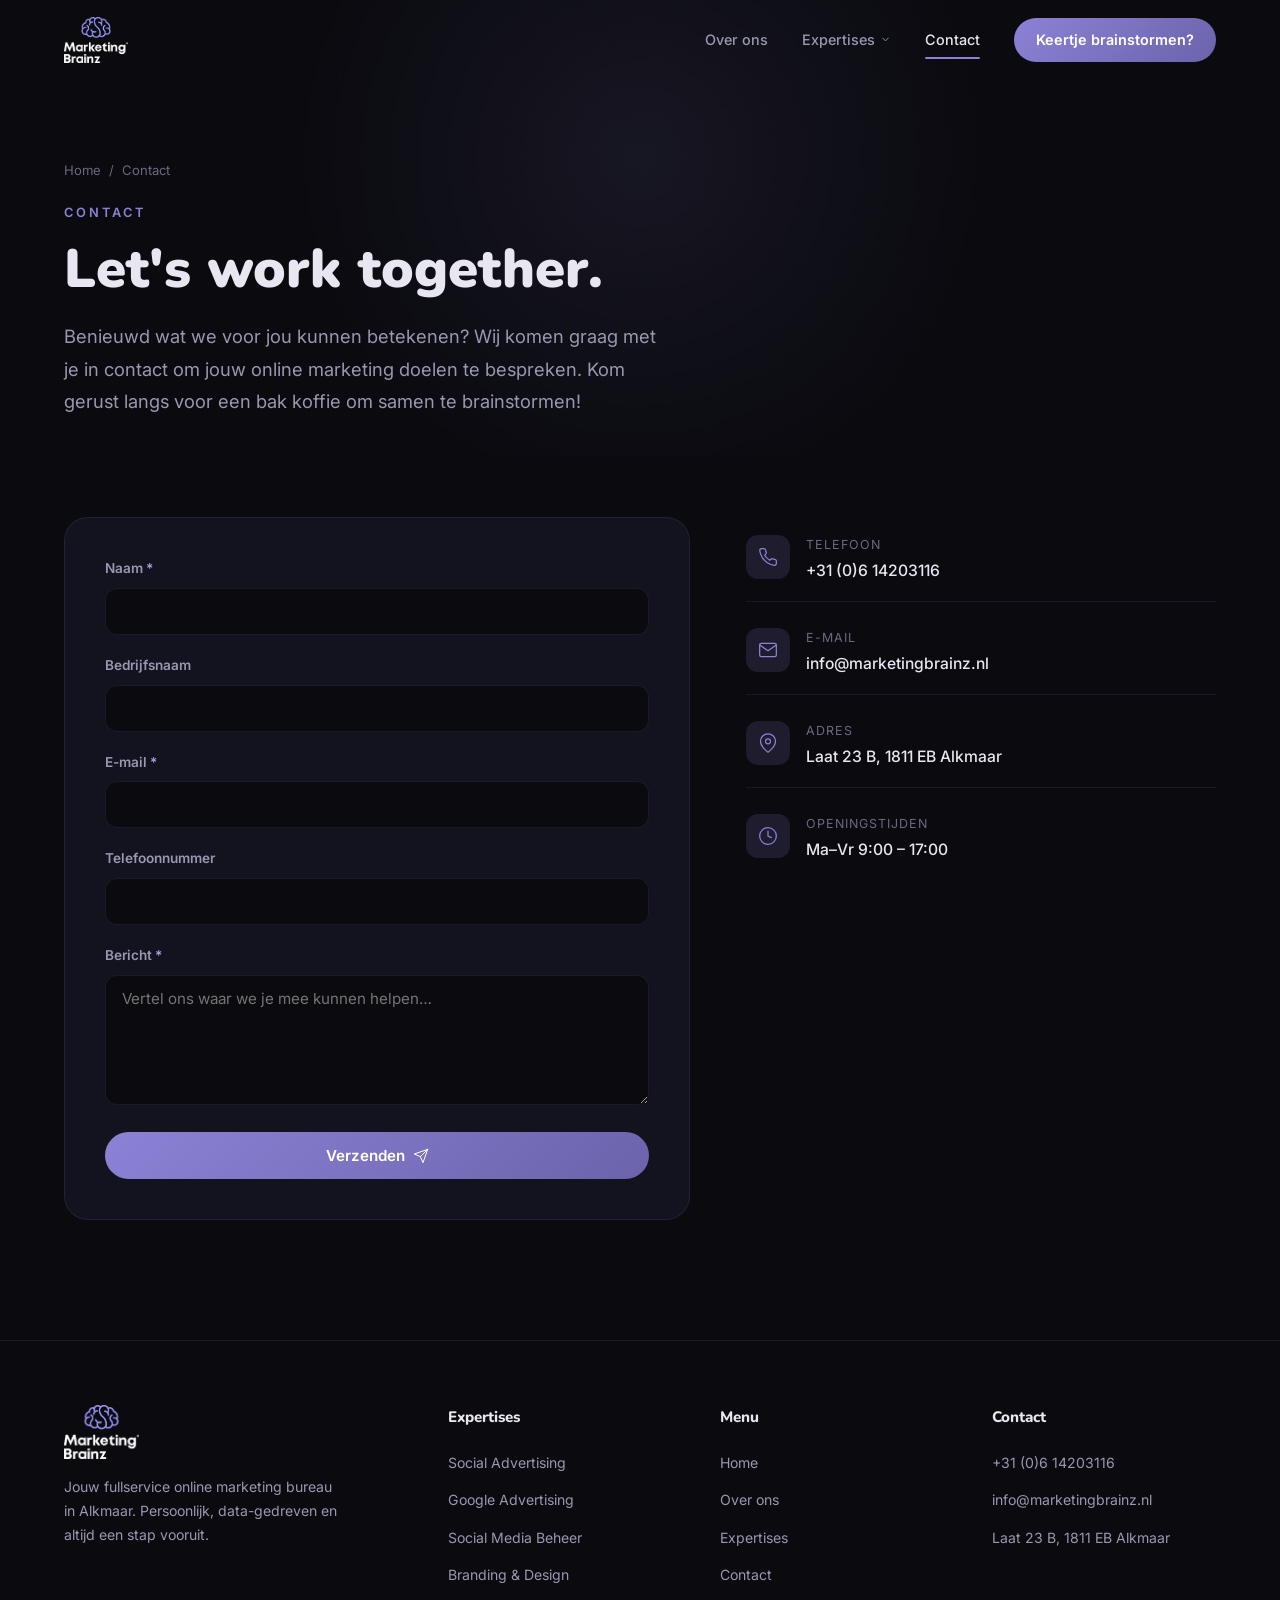
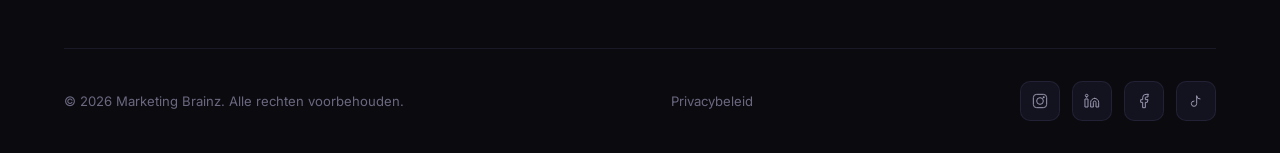
<file: contact.html>
<!DOCTYPE html>
<html lang="nl">
<head>
    <meta charset="UTF-8">
    <meta name="viewport" content="width=device-width, initial-scale=1.0">
    <title>Contact | Marketing Brainz Alkmaar</title>
    <meta name="description" content="Neem contact op met Marketing Brainz. Bel, mail of kom langs voor een bak koffie in Alkmaar. Wij bespreken graag jouw online marketing doelen.">
    <link rel="icon" href="/favicon.ico" sizes="48x48">
    <link rel="icon" type="image/png" href="/assets/icons/favicon-96.png" sizes="96x96">
    <link rel="icon" type="image/png" href="/assets/icons/favicon-192.png" sizes="192x192">
    <link rel="apple-touch-icon" href="/assets/icons/apple-touch-icon.png">
    <link rel="preconnect" href="https://fonts.googleapis.com">
    <link rel="preconnect" href="https://fonts.gstatic.com" crossorigin>
    <link href="https://fonts.googleapis.com/css2?family=Nunito:wght@400;600;700;800;900&family=Inter:wght@300;400;500;600&display=swap" rel="stylesheet">
    <link rel="stylesheet" href="assets/css/style.css">
</head>
<body data-page="contact">
<div id="nav-mount"></div>

<section class="page-hero">
    <div class="container">
        <div class="breadcrumb fade-in"><a href="index.html">Home</a> / <span>Contact</span></div>
        <div class="label fade-in">Contact</div>
        <h1 class="fade-in fd1">Let's work together.</h1>
        <p class="subtitle fade-in fd2">Benieuwd wat we voor jou kunnen betekenen? Wij komen graag met je in contact om jouw online marketing doelen te bespreken. Kom gerust langs voor een bak koffie om samen te brainstormen!</p>
    </div>
</section>

<section class="section" style="padding-top:40px;">
    <div class="container">
        <div class="contact-grid">
            <!-- FORMULIER -->
            <div class="form-card fade-in">
                <div class="form-success">Bedankt voor je bericht! We nemen binnen 24 uur contact met je op. 🎉</div>
                <form id="contactForm" name="contact" method="POST" data-netlify="true" netlify-honeypot="bot-field" novalidate>
                    <input type="hidden" name="form-name" value="contact">
                    <p hidden><label>Laat dit veld leeg: <input name="bot-field"></label></p>
                    <div class="field">
                        <label for="naam">Naam <span class="req">*</span></label>
                        <input type="text" id="naam" name="naam" required autocomplete="name">
                    </div>
                    <div class="field">
                        <label for="bedrijf">Bedrijfsnaam</label>
                        <input type="text" id="bedrijf" name="bedrijf" autocomplete="organization">
                    </div>
                    <div class="field">
                        <label for="email">E-mail <span class="req">*</span></label>
                        <input type="email" id="email" name="email" required autocomplete="email">
                    </div>
                    <div class="field">
                        <label for="tel">Telefoonnummer</label>
                        <input type="tel" id="tel" name="tel" autocomplete="tel">
                    </div>
                    <div class="field">
                        <label for="bericht">Bericht <span class="req">*</span></label>
                        <textarea id="bericht" name="bericht" required placeholder="Vertel ons waar we je mee kunnen helpen…"></textarea>
                    </div>
                    <button type="submit" class="btn btn-p" style="width:100%; justify-content:center;">Verzenden
                        <svg width="16" height="16" viewBox="0 0 24 24" fill="none"><path d="M22 2L11 13M22 2l-7 20-4-9-9-4 20-7z" stroke="currentColor" stroke-width="1.5" stroke-linecap="round" stroke-linejoin="round"/></svg>
                    </button>
                </form>
            </div>

            <!-- CONTACTINFO -->
            <div class="contact-info fade-in fd2">
                <a class="info-item" href="tel:+31614203116">
                    <span class="ii-icon"><svg width="20" height="20" viewBox="0 0 24 24" fill="none"><path d="M22 16.92v3a2 2 0 01-2.18 2 19.79 19.79 0 01-8.63-3.07 19.5 19.5 0 01-6-6A19.79 19.79 0 012.12 4.18 2 2 0 014.11 2h3a2 2 0 012 1.72c.13.81.36 1.6.67 2.36a2 2 0 01-.45 2.11L8.09 9.91a16 16 0 006 6l1.27-1.27a2 2 0 012.11-.45c.76.31 1.55.54 2.36.67A2 2 0 0122 16.92z" stroke="#8B82D6" stroke-width="1.5"/></svg></span>
                    <span><span class="ii-label">Telefoon</span><span class="ii-value">+31 (0)6 14203116</span></span>
                </a>
                <a class="info-item" href="mailto:info@marketingbrainz.nl">
                    <span class="ii-icon"><svg width="20" height="20" viewBox="0 0 24 24" fill="none"><path d="M4 4h16c1.1 0 2 .9 2 2v12c0 1.1-.9 2-2 2H4c-1.1 0-2-.9-2-2V6c0-1.1.9-2 2-2z" stroke="#8B82D6" stroke-width="1.5"/><path d="M22 6l-10 7L2 6" stroke="#8B82D6" stroke-width="1.5" stroke-linecap="round"/></svg></span>
                    <span><span class="ii-label">E-mail</span><span class="ii-value">info@marketingbrainz.nl</span></span>
                </a>
                <a class="info-item" href="https://maps.google.com/?q=Laat+23+B+Alkmaar" target="_blank" rel="noopener">
                    <span class="ii-icon"><svg width="20" height="20" viewBox="0 0 24 24" fill="none"><path d="M21 10c0 7-9 13-9 13s-9-6-9-13a9 9 0 0118 0z" stroke="#8B82D6" stroke-width="1.5"/><circle cx="12" cy="10" r="3" stroke="#8B82D6" stroke-width="1.5"/></svg></span>
                    <span><span class="ii-label">Adres</span><span class="ii-value">Laat 23 B, 1811 EB Alkmaar</span></span>
                </a>
                <div class="info-item">
                    <span class="ii-icon"><svg width="20" height="20" viewBox="0 0 24 24" fill="none"><circle cx="12" cy="12" r="10" stroke="#8B82D6" stroke-width="1.5"/><path d="M12 6v6l4 2" stroke="#8B82D6" stroke-width="1.5" stroke-linecap="round"/></svg></span>
                    <span><span class="ii-label">Openingstijden</span><span class="ii-value">Ma–Vr 9:00 – 17:00</span></span>
                </div>
            </div>
        </div>
    </div>
</section>

<!-- FAQ verwijderd: vragen en antwoorden waren door mij verzonnen.
     Lever echte veelgestelde vragen + antwoorden aan, dan zet ik de FAQ terug. -->


<div id="footer-mount"></div>
<script src="assets/js/main.js"></script>
</body>
</html>
</file>
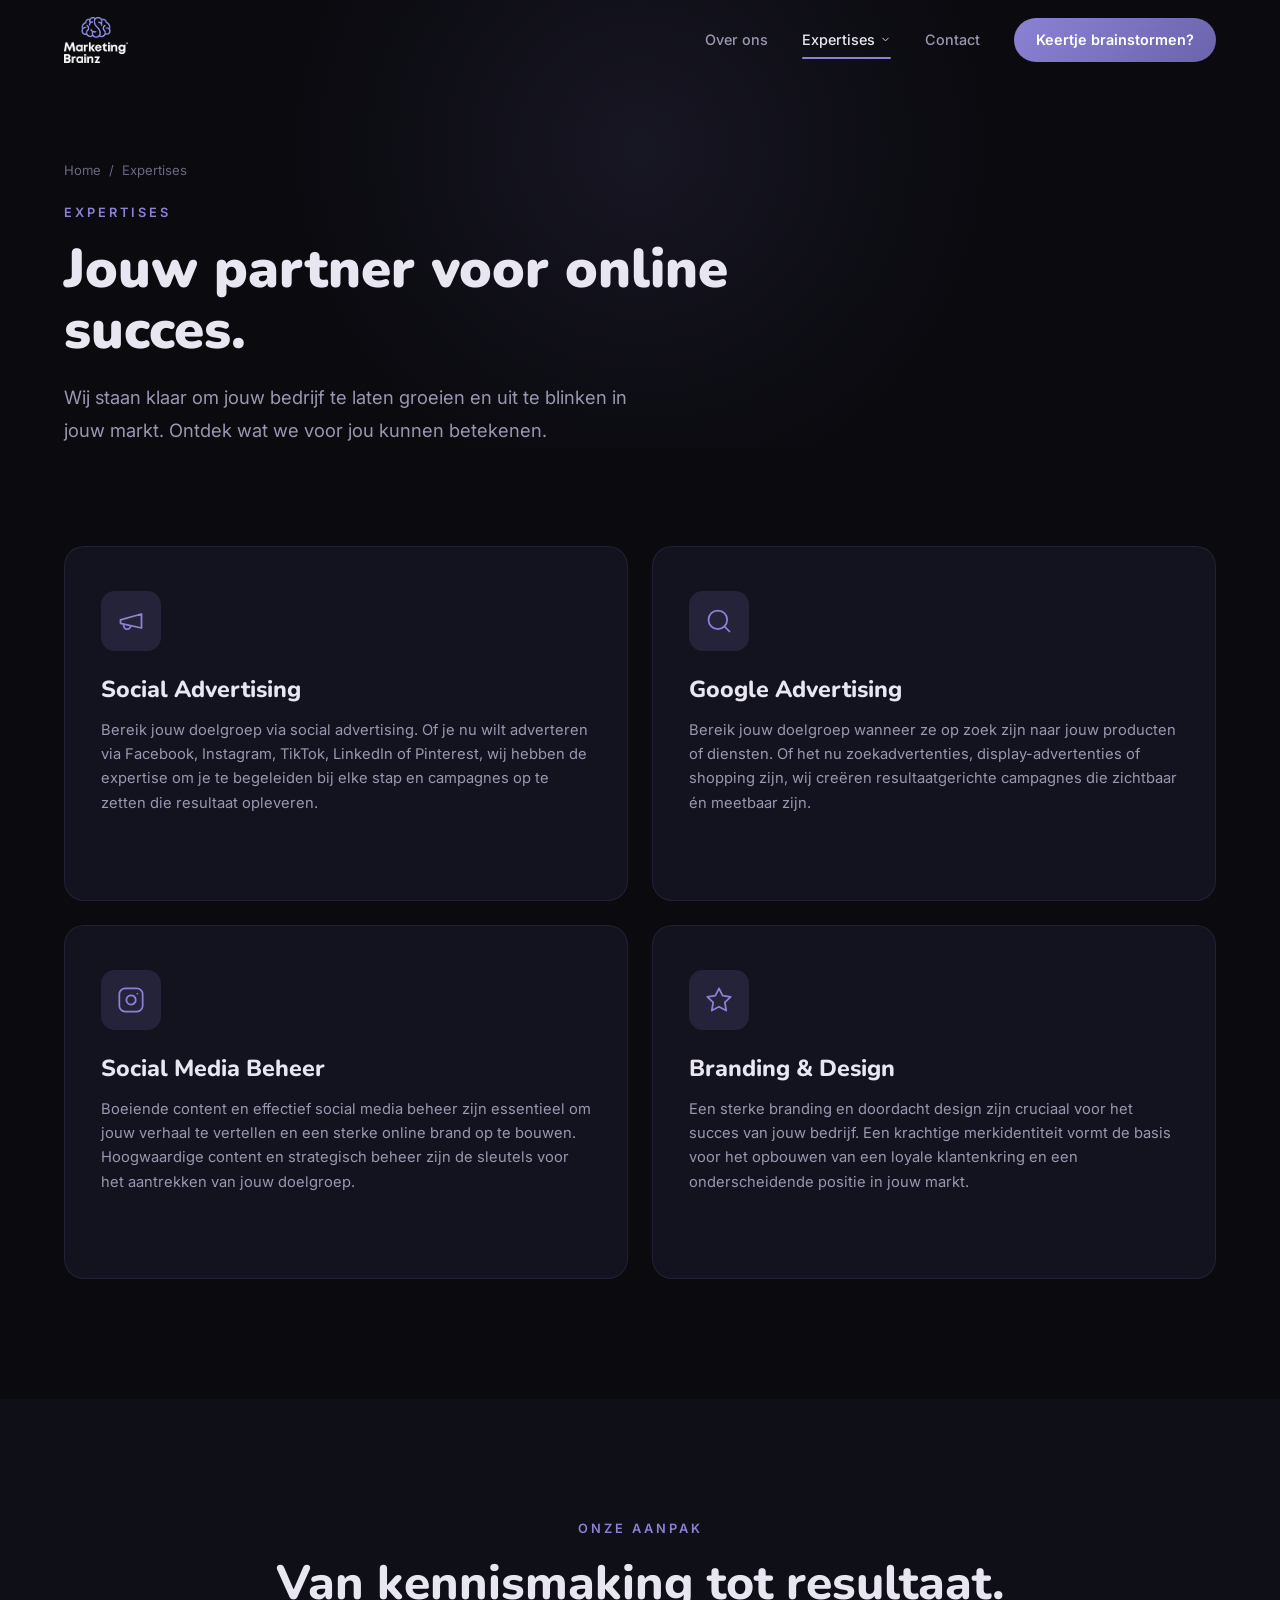
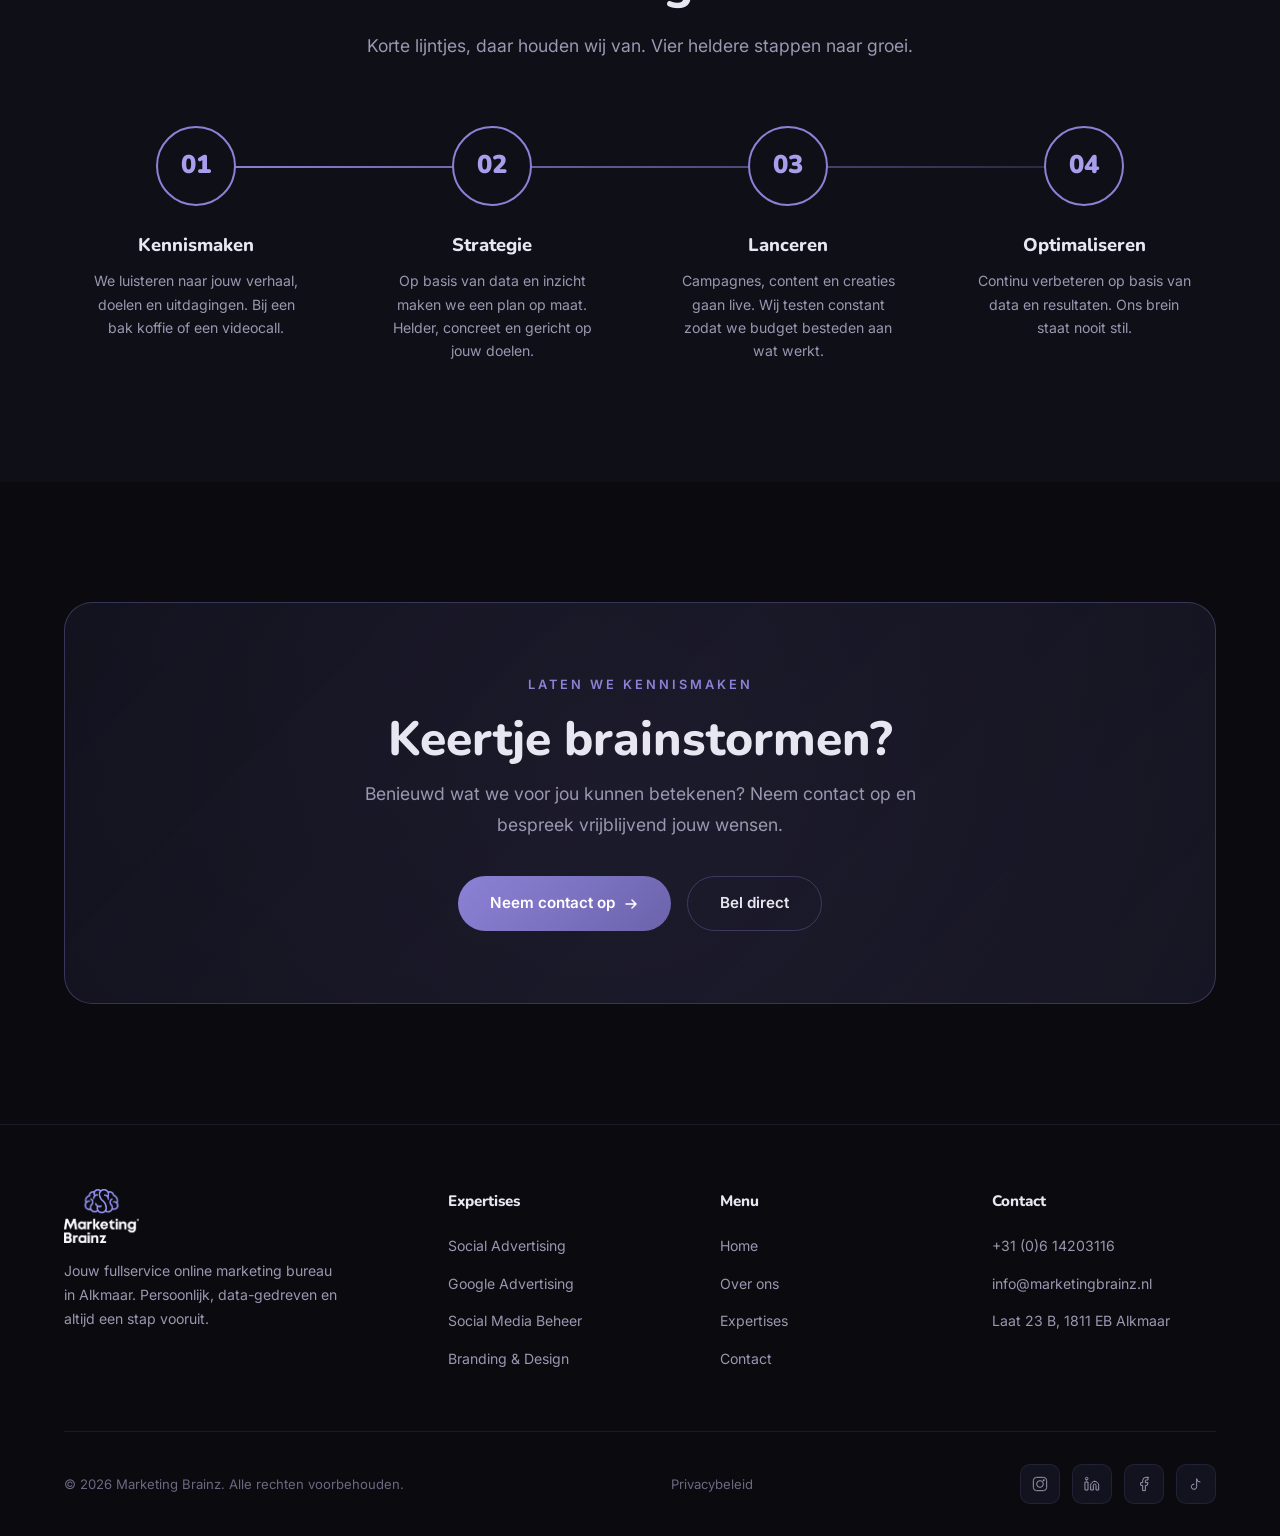
<file: expertises.html>
<!DOCTYPE html>
<html lang="nl">
<head>
    <meta charset="UTF-8">
    <meta name="viewport" content="width=device-width, initial-scale=1.0">
    <title>Expertises | Marketing Brainz Alkmaar</title>
    <meta name="description" content="Ontdek de expertises van Marketing Brainz: Social Advertising, Google Advertising, Social Media Beheer en Branding & Design. Alles onder één dak.">
    <link rel="icon" href="/favicon.ico" sizes="48x48">
    <link rel="icon" type="image/png" href="/assets/icons/favicon-96.png" sizes="96x96">
    <link rel="icon" type="image/png" href="/assets/icons/favicon-192.png" sizes="192x192">
    <link rel="apple-touch-icon" href="/assets/icons/apple-touch-icon.png">
    <link rel="preconnect" href="https://fonts.googleapis.com">
    <link rel="preconnect" href="https://fonts.gstatic.com" crossorigin>
    <link href="https://fonts.googleapis.com/css2?family=Nunito:wght@400;600;700;800;900&family=Inter:wght@300;400;500;600&display=swap" rel="stylesheet">
    <link rel="stylesheet" href="assets/css/style.css">
</head>
<body data-page="expertises">
<div id="nav-mount"></div>

<!-- PAGE HERO -->
<section class="page-hero">
    <div class="container">
        <div class="breadcrumb fade-in"><a href="index.html">Home</a> / <span>Expertises</span></div>
        <div class="label fade-in">Expertises</div>
        <h1 class="fade-in fd1">Jouw partner voor online succes.</h1>
        <p class="subtitle fade-in fd2">Wij staan klaar om jouw bedrijf te laten groeien en uit te blinken in jouw markt. Ontdek wat we voor jou kunnen betekenen.</p>
    </div>
</section>

<!-- 4 EXPERTISE-BLOKKEN -->
<section class="section" style="padding-top:40px;">
    <div class="container">
        <div class="cards-grid two">
            <a href="social-advertising.html" class="card lg fade-in">
                <div class="card-icon"><svg width="28" height="28" viewBox="0 0 24 24" fill="none"><path d="M3 11l18-5v12L3 14v-3zM11.6 16.8a3 3 0 11-5.8-1.6" stroke="#8B82D6" stroke-width="1.5" stroke-linecap="round" stroke-linejoin="round"/></svg></div>
                <h3>Social Advertising</h3>
                <p>Bereik jouw doelgroep via social advertising. Of je nu wilt adverteren via Facebook, Instagram, TikTok, LinkedIn of Pinterest, wij hebben de expertise om je te begeleiden bij elke stap en campagnes op te zetten die resultaat opleveren.</p>
                <span class="card-arrow">Meer info &rarr;</span>
            </a>
            <a href="google-advertising.html" class="card lg fade-in fd1">
                <div class="card-icon"><svg width="28" height="28" viewBox="0 0 24 24" fill="none"><circle cx="11" cy="11" r="8" stroke="#8B82D6" stroke-width="1.5"/><path d="M21 21l-4.35-4.35" stroke="#8B82D6" stroke-width="1.5" stroke-linecap="round"/></svg></div>
                <h3>Google Advertising</h3>
                <p>Bereik jouw doelgroep wanneer ze op zoek zijn naar jouw producten of diensten. Of het nu zoekadvertenties, display-advertenties of shopping zijn, wij creëren resultaatgerichte campagnes die zichtbaar én meetbaar zijn.</p>
                <span class="card-arrow">Meer info &rarr;</span>
            </a>
            <a href="social-media-beheer.html" class="card lg fade-in">
                <div class="card-icon"><svg width="28" height="28" viewBox="0 0 24 24" fill="none"><path d="M17 2H7a5 5 0 00-5 5v10a5 5 0 005 5h10a5 5 0 005-5V7a5 5 0 00-5-5z" stroke="#8B82D6" stroke-width="1.5"/><path d="M16 11.37A4 4 0 1112.63 8 4 4 0 0116 11.37zM17.5 6.5h.01" stroke="#8B82D6" stroke-width="1.5" stroke-linecap="round"/></svg></div>
                <h3>Social Media Beheer</h3>
                <p>Boeiende content en effectief social media beheer zijn essentieel om jouw verhaal te vertellen en een sterke online brand op te bouwen. Hoogwaardige content en strategisch beheer zijn de sleutels voor het aantrekken van jouw doelgroep.</p>
                <span class="card-arrow">Meer info &rarr;</span>
            </a>
            <a href="branding-en-design.html" class="card lg fade-in fd1">
                <div class="card-icon"><svg width="28" height="28" viewBox="0 0 24 24" fill="none"><path d="M12 2l3.09 6.26L22 9.27l-5 4.87 1.18 6.88L12 17.77l-6.18 3.25L7 14.14 2 9.27l6.91-1.01L12 2z" stroke="#8B82D6" stroke-width="1.5" stroke-linecap="round" stroke-linejoin="round"/></svg></div>
                <h3>Branding &amp; Design</h3>
                <p>Een sterke branding en doordacht design zijn cruciaal voor het succes van jouw bedrijf. Een krachtige merkidentiteit vormt de basis voor het opbouwen van een loyale klantenkring en een onderscheidende positie in jouw markt.</p>
                <span class="card-arrow">Meer info &rarr;</span>
            </a>
        </div>
    </div>
</section>

<!-- WERKWIJZE -->
<section class="section alt">
    <div class="container">
        <div class="section-header fade-in">
            <div class="label">Onze aanpak</div>
            <h2 class="title">Van kennismaking tot resultaat.</h2>
            <p class="subtitle">Korte lijntjes, daar houden wij van. Vier heldere stappen naar groei.</p>
        </div>
        <div class="steps-grid">
            <div class="step fade-in"><div class="step-num">01</div><h3>Kennismaken</h3><p>We luisteren naar jouw verhaal, doelen en uitdagingen. Bij een bak koffie of een videocall.</p></div>
            <div class="step fade-in fd1"><div class="step-num">02</div><h3>Strategie</h3><p>Op basis van data en inzicht maken we een plan op maat. Helder, concreet en gericht op jouw doelen.</p></div>
            <div class="step fade-in fd2"><div class="step-num">03</div><h3>Lanceren</h3><p>Campagnes, content en creaties gaan live. Wij testen constant zodat we budget besteden aan wat werkt.</p></div>
            <div class="step fade-in fd3"><div class="step-num">04</div><h3>Optimaliseren</h3><p>Continu verbeteren op basis van data en resultaten. Ons brein staat nooit stil.</p></div>
        </div>
    </div>
</section>

<!-- CTA -->
<section class="cta-section">
    <div class="container">
        <div class="cta-box fade-in">
            <div class="label">Laten we kennismaken</div>
            <h2 class="title">Keertje brainstormen?</h2>
            <p class="subtitle">Benieuwd wat we voor jou kunnen betekenen? Neem contact op en bespreek vrijblijvend jouw wensen.</p>
            <div class="cta-buttons">
                <a href="contact.html" class="btn btn-p">Neem contact op
                    <svg width="16" height="16" viewBox="0 0 16 16" fill="none"><path d="M3 8h10M9 4l4 4-4 4" stroke="currentColor" stroke-width="1.5" stroke-linecap="round" stroke-linejoin="round"/></svg>
                </a>
                <a href="tel:+31614203116" class="btn btn-s">Bel direct</a>
            </div>
        </div>
    </div>
</section>

<div id="footer-mount"></div>
<script src="assets/js/main.js"></script>
</body>
</html>
</file>
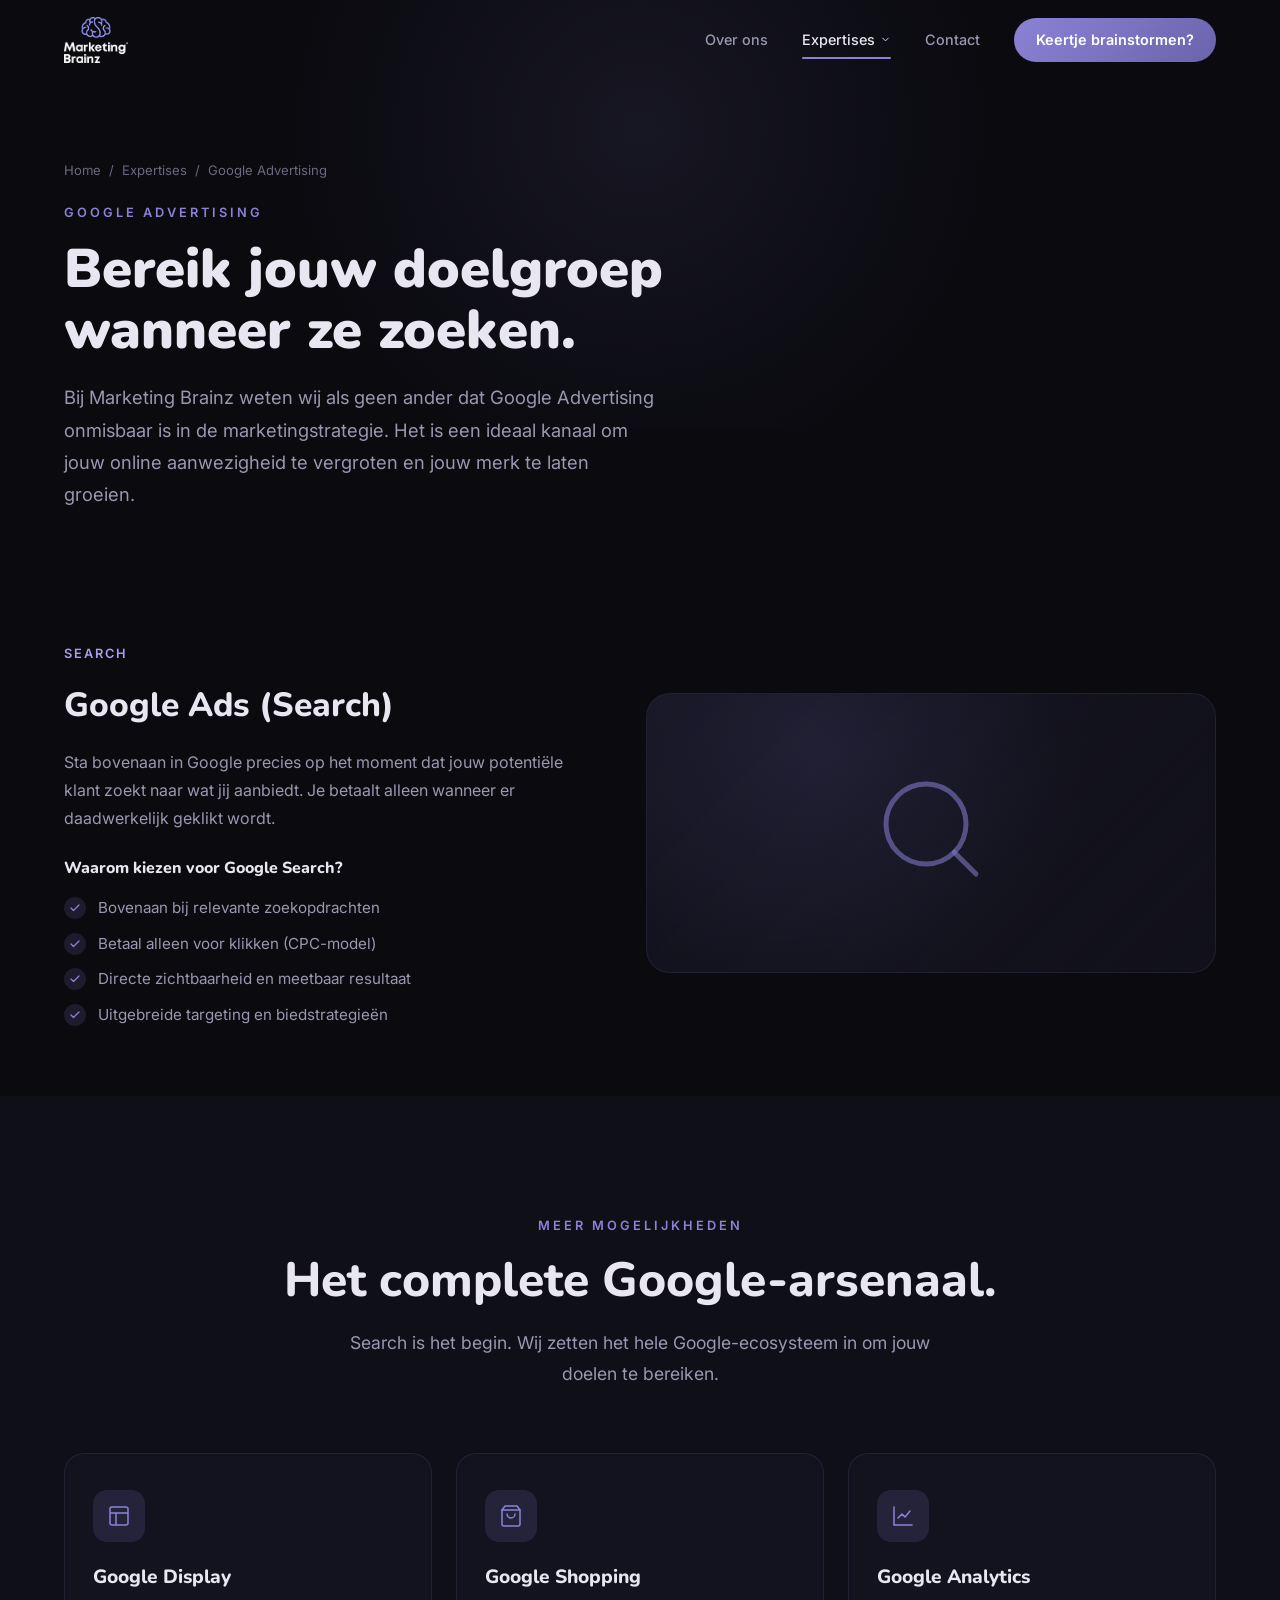
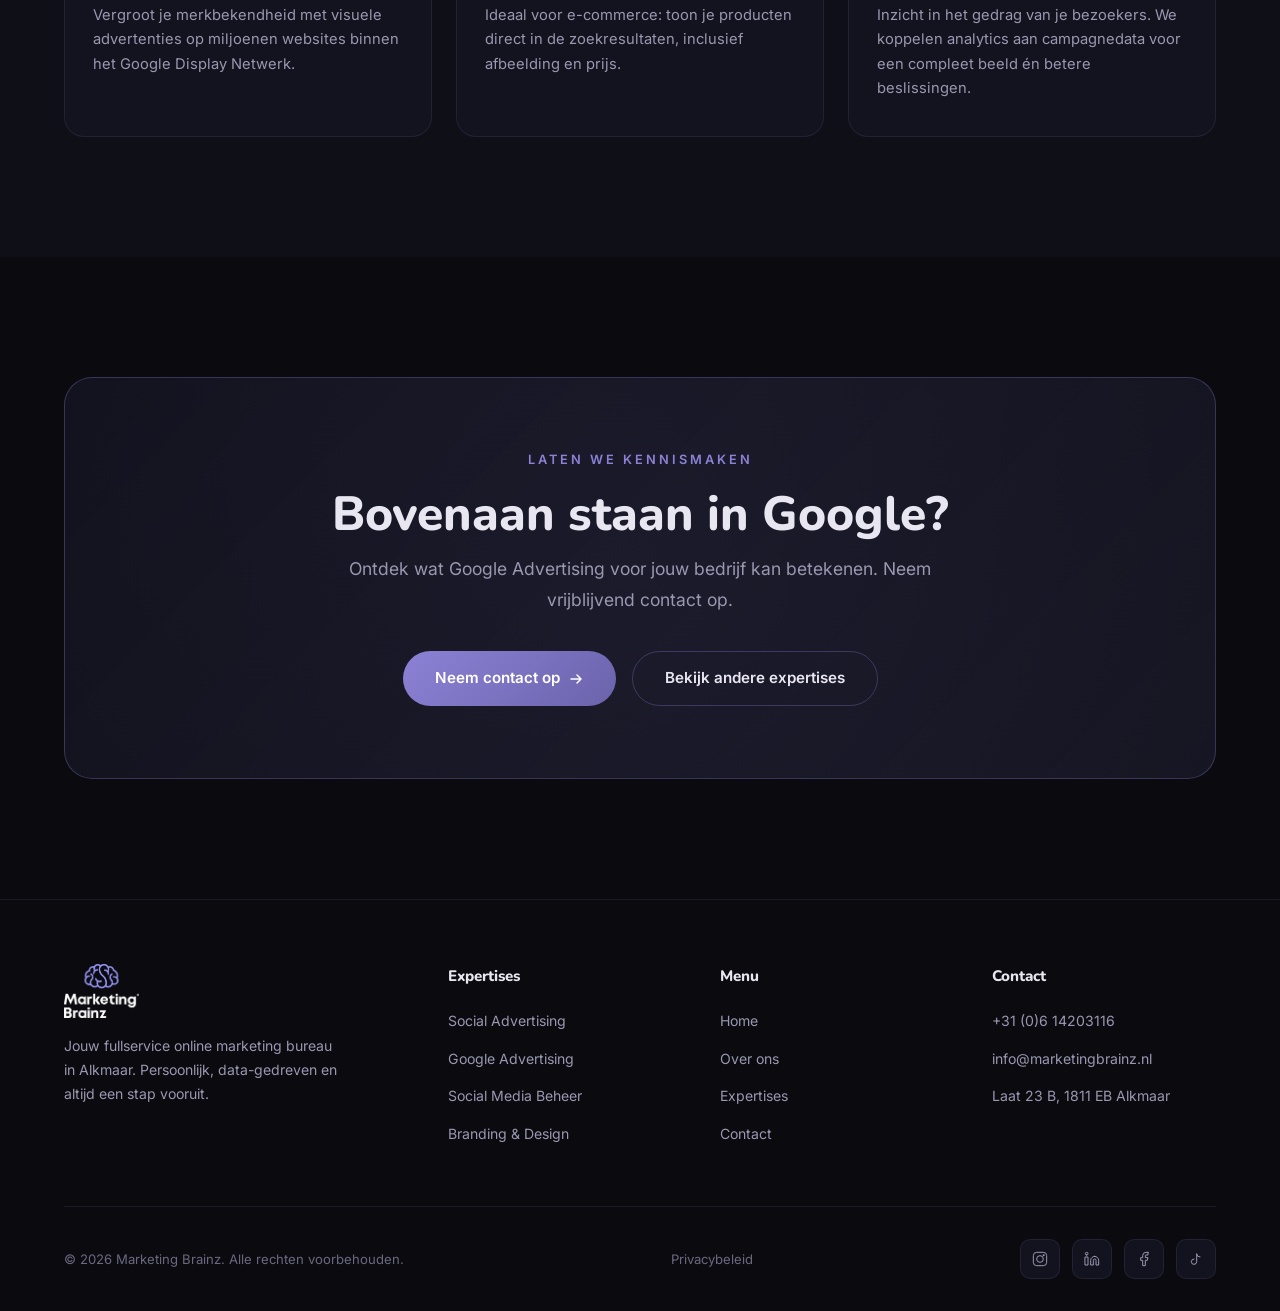
<file: google-advertising.html>
<!DOCTYPE html>
<html lang="nl">
<head>
    <meta charset="UTF-8">
    <meta name="viewport" content="width=device-width, initial-scale=1.0">
    <title>Google Advertising | Marketing Brainz</title>
    <meta name="description" content="Bereik jouw doelgroep precies wanneer ze zoeken. Google Ads, Display, Shopping en Analytics door Marketing Brainz Alkmaar.">
    <link rel="icon" href="/favicon.ico" sizes="48x48">
    <link rel="icon" type="image/png" href="/assets/icons/favicon-96.png" sizes="96x96">
    <link rel="icon" type="image/png" href="/assets/icons/favicon-192.png" sizes="192x192">
    <link rel="apple-touch-icon" href="/assets/icons/apple-touch-icon.png">
    <link rel="preconnect" href="https://fonts.googleapis.com">
    <link rel="preconnect" href="https://fonts.gstatic.com" crossorigin>
    <link href="https://fonts.googleapis.com/css2?family=Nunito:wght@400;600;700;800;900&family=Inter:wght@300;400;500;600&display=swap" rel="stylesheet">
    <link rel="stylesheet" href="assets/css/style.css">
</head>
<body data-page="google-advertising.html">
<div id="nav-mount"></div>

<section class="page-hero">
    <div class="container">
        <div class="breadcrumb fade-in"><a href="index.html">Home</a> / <a href="expertises.html">Expertises</a> / <span>Google Advertising</span></div>
        <div class="label fade-in">Google Advertising</div>
        <h1 class="fade-in fd1">Bereik jouw doelgroep<br><span class="hi">wanneer ze zoeken.</span></h1>
        <p class="subtitle fade-in fd2">Bij Marketing Brainz weten wij als geen ander dat Google Advertising onmisbaar is in de marketingstrategie. Het is een ideaal kanaal om jouw online aanwezigheid te vergroten en jouw merk te laten groeien.</p>
    </div>
</section>

<div class="container">
    <!-- SEARCH -->
    <div class="platform">
        <div class="platform-grid">
            <div class="platform-text fade-in">
                <div class="platform-tag">Search</div>
                <h3>Google Ads (Search)</h3>
                <p>Sta bovenaan in Google precies op het moment dat jouw potentiële klant zoekt naar wat jij aanbiedt. Je betaalt alleen wanneer er daadwerkelijk geklikt wordt.</p>
                <div class="subhead">Waarom kiezen voor Google Search?</div>
                <ul class="check-list">
                    <li><span class="ci"><svg width="12" height="12" viewBox="0 0 24 24" fill="none"><path d="M20 6L9 17l-5-5" stroke="#8B82D6" stroke-width="2.5" stroke-linecap="round" stroke-linejoin="round"/></svg></span>Bovenaan bij relevante zoekopdrachten</li>
                    <li><span class="ci"><svg width="12" height="12" viewBox="0 0 24 24" fill="none"><path d="M20 6L9 17l-5-5" stroke="#8B82D6" stroke-width="2.5" stroke-linecap="round" stroke-linejoin="round"/></svg></span>Betaal alleen voor klikken (CPC-model)</li>
                    <li><span class="ci"><svg width="12" height="12" viewBox="0 0 24 24" fill="none"><path d="M20 6L9 17l-5-5" stroke="#8B82D6" stroke-width="2.5" stroke-linecap="round" stroke-linejoin="round"/></svg></span>Directe zichtbaarheid en meetbaar resultaat</li>
                    <li><span class="ci"><svg width="12" height="12" viewBox="0 0 24 24" fill="none"><path d="M20 6L9 17l-5-5" stroke="#8B82D6" stroke-width="2.5" stroke-linecap="round" stroke-linejoin="round"/></svg></span>Uitgebreide targeting en biedstrategieën</li>
                </ul>
            </div>
            <div class="platform-visual fade-in fd2">
                <div class="big-icon"><svg width="120" height="120" viewBox="0 0 24 24" fill="none"><circle cx="11" cy="11" r="8" stroke="#8B82D6" stroke-width="1" opacity="0.6"/><path d="M21 21l-4.35-4.35" stroke="#8B82D6" stroke-width="1" opacity="0.6" stroke-linecap="round"/></svg></div>
            </div>
        </div>
    </div>
</div>

<section class="section alt">
    <div class="container">
        <div class="section-header fade-in">
            <div class="label">Meer mogelijkheden</div>
            <h2 class="title">Het complete Google-arsenaal.</h2>
            <p class="subtitle">Search is het begin. Wij zetten het hele Google-ecosysteem in om jouw doelen te bereiken.</p>
        </div>
        <div class="cards-grid">
            <div class="card fade-in">
                <div class="card-icon"><svg width="24" height="24" viewBox="0 0 24 24" fill="none"><rect x="3" y="3" width="18" height="18" rx="2" stroke="#8B82D6" stroke-width="1.5"/><path d="M3 9h18M9 21V9" stroke="#8B82D6" stroke-width="1.5"/></svg></div>
                <h3>Google Display</h3>
                <p>Vergroot je merkbekendheid met visuele advertenties op miljoenen websites binnen het Google Display Netwerk.</p>
            </div>
            <div class="card fade-in fd1">
                <div class="card-icon"><svg width="24" height="24" viewBox="0 0 24 24" fill="none"><path d="M6 2L3 6v14a2 2 0 002 2h14a2 2 0 002-2V6l-3-4z" stroke="#8B82D6" stroke-width="1.5" stroke-linejoin="round"/><path d="M3 6h18M16 10a4 4 0 01-8 0" stroke="#8B82D6" stroke-width="1.5" stroke-linecap="round"/></svg></div>
                <h3>Google Shopping</h3>
                <p>Ideaal voor e-commerce: toon je producten direct in de zoekresultaten, inclusief afbeelding en prijs.</p>
            </div>
            <div class="card fade-in fd2">
                <div class="card-icon"><svg width="24" height="24" viewBox="0 0 24 24" fill="none"><path d="M3 3v18h18" stroke="#8B82D6" stroke-width="1.5" stroke-linecap="round"/><path d="M7 14l4-4 3 3 5-6" stroke="#8B82D6" stroke-width="1.5" stroke-linecap="round" stroke-linejoin="round"/></svg></div>
                <h3>Google Analytics</h3>
                <p>Inzicht in het gedrag van je bezoekers. We koppelen analytics aan campagnedata voor een compleet beeld én betere beslissingen.</p>
            </div>
        </div>
    </div>
</section>

<section class="cta-section">
    <div class="container">
        <div class="cta-box fade-in">
            <div class="label">Laten we kennismaken</div>
            <h2 class="title">Bovenaan staan in Google?</h2>
            <p class="subtitle">Ontdek wat Google Advertising voor jouw bedrijf kan betekenen. Neem vrijblijvend contact op.</p>
            <div class="cta-buttons">
                <a href="contact.html" class="btn btn-p">Neem contact op
                    <svg width="16" height="16" viewBox="0 0 16 16" fill="none"><path d="M3 8h10M9 4l4 4-4 4" stroke="currentColor" stroke-width="1.5" stroke-linecap="round" stroke-linejoin="round"/></svg>
                </a>
                <a href="expertises.html" class="btn btn-s">Bekijk andere expertises</a>
            </div>
        </div>
    </div>
</section>

<div id="footer-mount"></div>
<script src="assets/js/main.js"></script>
</body>
</html>
</file>
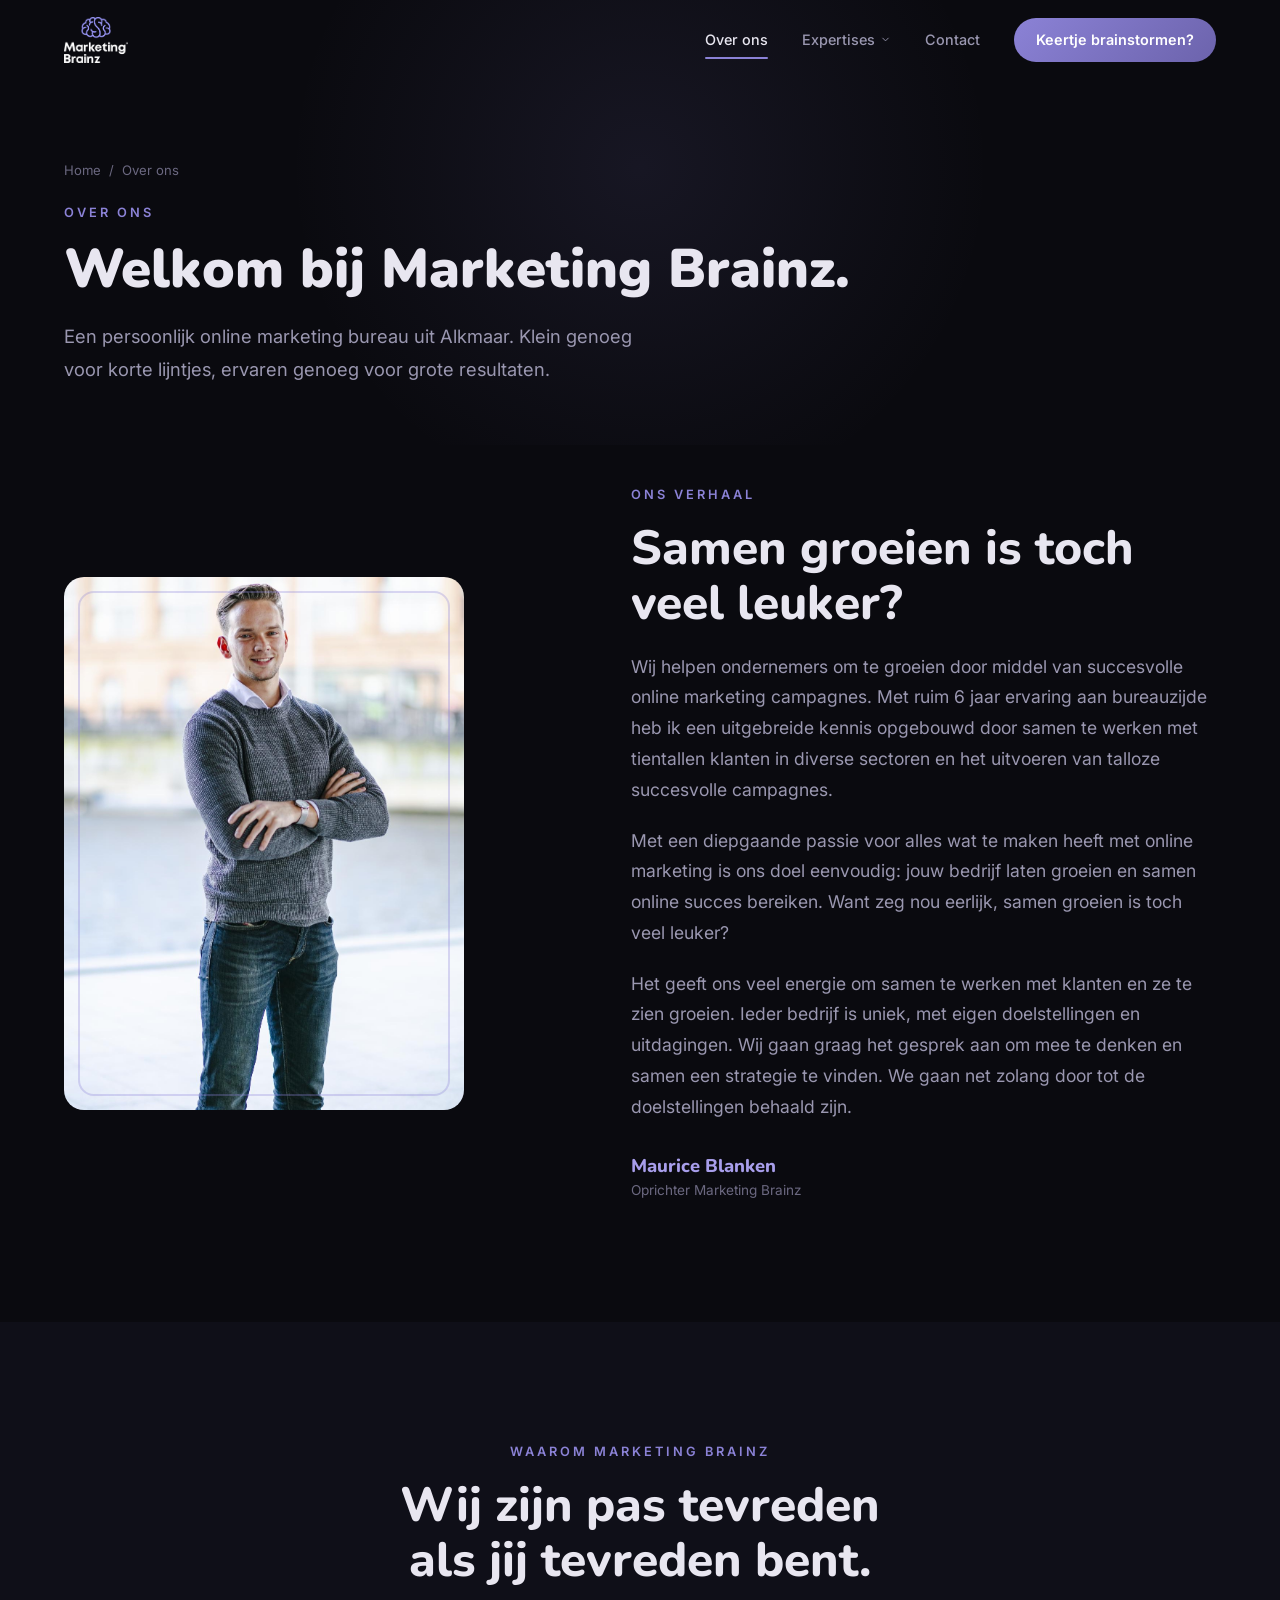
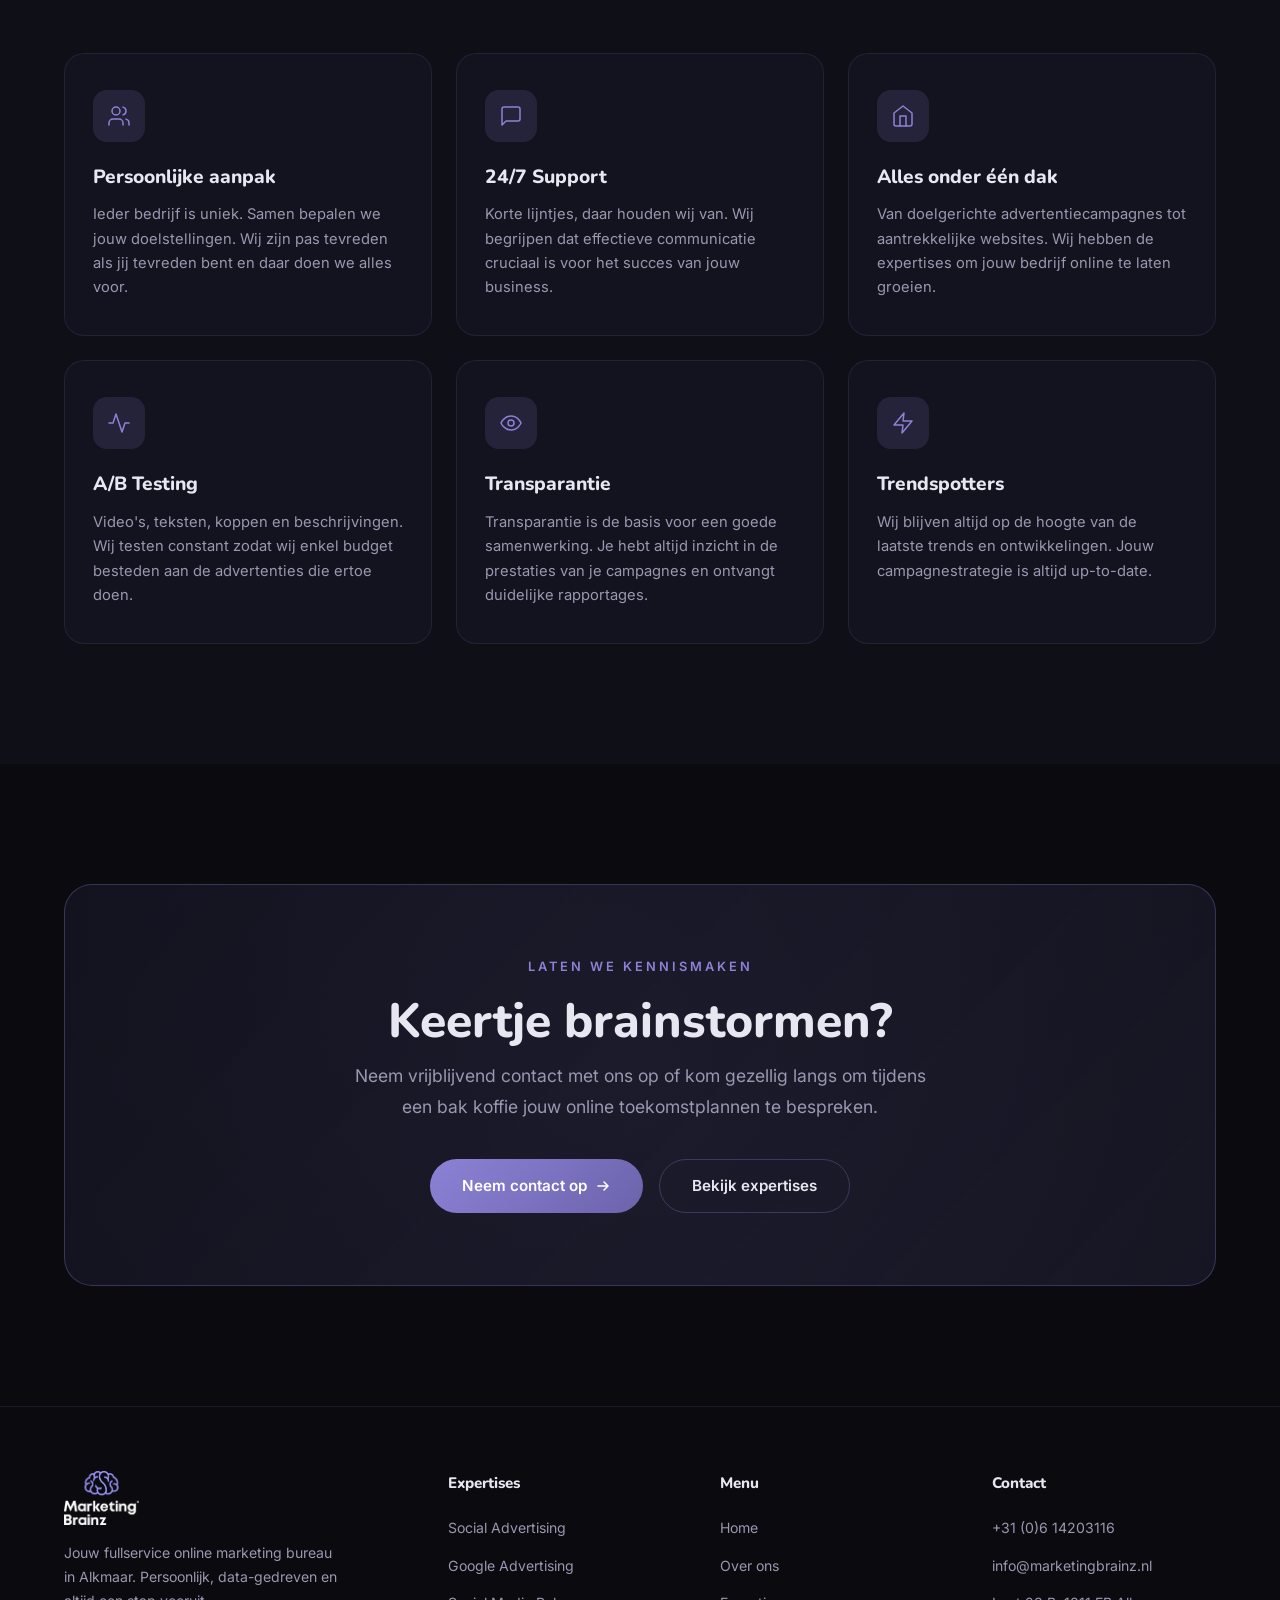
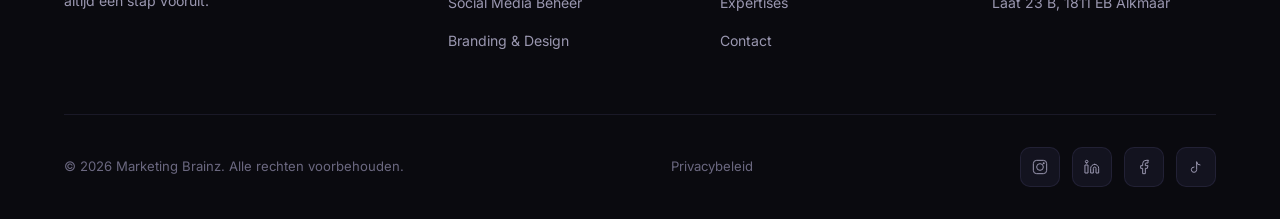
<file: over-ons.html>
<!DOCTYPE html>
<html lang="nl">
<head>
    <meta charset="UTF-8">
    <meta name="viewport" content="width=device-width, initial-scale=1.0">
    <title>Over ons | Marketing Brainz Alkmaar</title>
    <meta name="description" content="Maak kennis met Marketing Brainz. Ruim 6 jaar ervaring in online marketing, een persoonlijke aanpak en één doel: jouw bedrijf laten groeien.">
    <link rel="icon" href="/favicon.ico" sizes="48x48">
    <link rel="icon" type="image/png" href="/assets/icons/favicon-96.png" sizes="96x96">
    <link rel="icon" type="image/png" href="/assets/icons/favicon-192.png" sizes="192x192">
    <link rel="apple-touch-icon" href="/assets/icons/apple-touch-icon.png">
    <link rel="preconnect" href="https://fonts.googleapis.com">
    <link rel="preconnect" href="https://fonts.gstatic.com" crossorigin>
    <link href="https://fonts.googleapis.com/css2?family=Nunito:wght@400;600;700;800;900&family=Inter:wght@300;400;500;600&display=swap" rel="stylesheet">
    <link rel="stylesheet" href="assets/css/style.css">
</head>
<body data-page="over-ons">
<div id="nav-mount"></div>

<!-- PAGE HERO -->
<section class="page-hero">
    <div class="container">
        <div class="breadcrumb fade-in"><a href="index.html">Home</a> / <span>Over ons</span></div>
        <div class="label fade-in">Over ons</div>
        <h1 class="fade-in fd1">Welkom bij Marketing Brainz.</h1>
        <p class="subtitle fade-in fd2">Een persoonlijk online marketing bureau uit Alkmaar. Klein genoeg voor korte lijntjes, ervaren genoeg voor grote resultaten.</p>
    </div>
</section>

<!-- PERSOONLIJK VERHAAL -->
<section class="about" style="padding-top:40px;">
    <div class="container">
        <div class="about-grid">
            <div class="about-image fade-in">
                <img src="maurice.jpg" alt="Maurice Blanken — oprichter Marketing Brainz">
            </div>
            <div class="about-content fade-in fd2">
                <div class="label">Ons verhaal</div>
                <h2 class="title">Samen groeien is toch veel leuker?</h2>
                <p class="subtitle">Wij helpen ondernemers om te groeien door middel van succesvolle online marketing campagnes. Met ruim 6 jaar ervaring aan bureauzijde heb ik een uitgebreide kennis opgebouwd door samen te werken met tientallen klanten in diverse sectoren en het uitvoeren van talloze succesvolle campagnes.</p>
                <p class="subtitle">Met een diepgaande passie voor alles wat te maken heeft met online marketing is ons doel eenvoudig: jouw bedrijf laten groeien en samen online succes bereiken. Want zeg nou eerlijk, samen groeien is toch veel leuker?</p>
                <p class="subtitle">Het geeft ons veel energie om samen te werken met klanten en ze te zien groeien. Ieder bedrijf is uniek, met eigen doelstellingen en uitdagingen. Wij gaan graag het gesprek aan om mee te denken en samen een strategie te vinden. We gaan net zolang door tot de doelstellingen behaald zijn.</p>
                <div class="about-signature">Maurice Blanken</div>
                <div class="about-role">Oprichter Marketing Brainz</div>
            </div>
        </div>
    </div>
</section>

<!-- STATS verwijderd: cijfers waren niet geverifieerd. Lever echte cijfers aan, dan zet ik deze balk terug. -->


<!-- WAARDEN -->
<section class="section alt">
    <div class="container">
        <div class="section-header fade-in">
            <div class="label">Waarom Marketing Brainz</div>
            <h2 class="title">Wij zijn pas tevreden<br>als jij tevreden bent.</h2>
        </div>
        <div class="cards-grid">
            <div class="card fade-in">
                <div class="card-icon"><svg width="24" height="24" viewBox="0 0 24 24" fill="none"><path d="M16 21v-2a4 4 0 00-4-4H6a4 4 0 00-4 4v2M9 11a4 4 0 100-8 4 4 0 000 8zM22 21v-2a4 4 0 00-3-3.87M16 3.13a4 4 0 010 7.75" stroke="#8B82D6" stroke-width="1.5" stroke-linecap="round" stroke-linejoin="round"/></svg></div>
                <h3>Persoonlijke aanpak</h3>
                <p>Ieder bedrijf is uniek. Samen bepalen we jouw doelstellingen. Wij zijn pas tevreden als jij tevreden bent en daar doen we alles voor.</p>
            </div>
            <div class="card fade-in fd1">
                <div class="card-icon"><svg width="24" height="24" viewBox="0 0 24 24" fill="none"><path d="M21 15a2 2 0 01-2 2H7l-4 4V5a2 2 0 012-2h14a2 2 0 012 2z" stroke="#8B82D6" stroke-width="1.5" stroke-linecap="round" stroke-linejoin="round"/></svg></div>
                <h3>24/7 Support</h3>
                <p>Korte lijntjes, daar houden wij van. Wij begrijpen dat effectieve communicatie cruciaal is voor het succes van jouw business.</p>
            </div>
            <div class="card fade-in fd2">
                <div class="card-icon"><svg width="24" height="24" viewBox="0 0 24 24" fill="none"><path d="M3 9l9-7 9 7v11a2 2 0 01-2 2H5a2 2 0 01-2-2z" stroke="#8B82D6" stroke-width="1.5" stroke-linecap="round" stroke-linejoin="round"/><path d="M9 22V12h6v10" stroke="#8B82D6" stroke-width="1.5" stroke-linecap="round" stroke-linejoin="round"/></svg></div>
                <h3>Alles onder &eacute;&eacute;n dak</h3>
                <p>Van doelgerichte advertentiecampagnes tot aantrekkelijke websites. Wij hebben de expertises om jouw bedrijf online te laten groeien.</p>
            </div>
            <div class="card fade-in">
                <div class="card-icon"><svg width="24" height="24" viewBox="0 0 24 24" fill="none"><path d="M22 12h-4l-3 9L9 3l-3 9H2" stroke="#8B82D6" stroke-width="1.5" stroke-linecap="round" stroke-linejoin="round"/></svg></div>
                <h3>A/B Testing</h3>
                <p>Video's, teksten, koppen en beschrijvingen. Wij testen constant zodat wij enkel budget besteden aan de advertenties die ertoe doen.</p>
            </div>
            <div class="card fade-in fd1">
                <div class="card-icon"><svg width="24" height="24" viewBox="0 0 24 24" fill="none"><path d="M2 12s3-7 10-7 10 7 10 7-3 7-10 7S2 12 2 12z" stroke="#8B82D6" stroke-width="1.5"/><circle cx="12" cy="12" r="3" stroke="#8B82D6" stroke-width="1.5"/></svg></div>
                <h3>Transparantie</h3>
                <p>Transparantie is de basis voor een goede samenwerking. Je hebt altijd inzicht in de prestaties van je campagnes en ontvangt duidelijke rapportages.</p>
            </div>
            <div class="card fade-in fd2">
                <div class="card-icon"><svg width="24" height="24" viewBox="0 0 24 24" fill="none"><path d="M13 2L3 14h9l-1 8 10-12h-9l1-8z" stroke="#8B82D6" stroke-width="1.5" stroke-linecap="round" stroke-linejoin="round"/></svg></div>
                <h3>Trendspotters</h3>
                <p>Wij blijven altijd op de hoogte van de laatste trends en ontwikkelingen. Jouw campagnestrategie is altijd up-to-date.</p>
            </div>
        </div>
    </div>
</section>

<!-- CTA -->
<section class="cta-section">
    <div class="container">
        <div class="cta-box fade-in">
            <div class="label">Laten we kennismaken</div>
            <h2 class="title">Keertje brainstormen?</h2>
            <p class="subtitle">Neem vrijblijvend contact met ons op of kom gezellig langs om tijdens een bak koffie jouw online toekomstplannen te bespreken.</p>
            <div class="cta-buttons">
                <a href="contact.html" class="btn btn-p">Neem contact op
                    <svg width="16" height="16" viewBox="0 0 16 16" fill="none"><path d="M3 8h10M9 4l4 4-4 4" stroke="currentColor" stroke-width="1.5" stroke-linecap="round" stroke-linejoin="round"/></svg>
                </a>
                <a href="expertises.html" class="btn btn-s">Bekijk expertises</a>
            </div>
        </div>
    </div>
</section>

<div id="footer-mount"></div>
<script src="assets/js/main.js"></script>
</body>
</html>
</file>
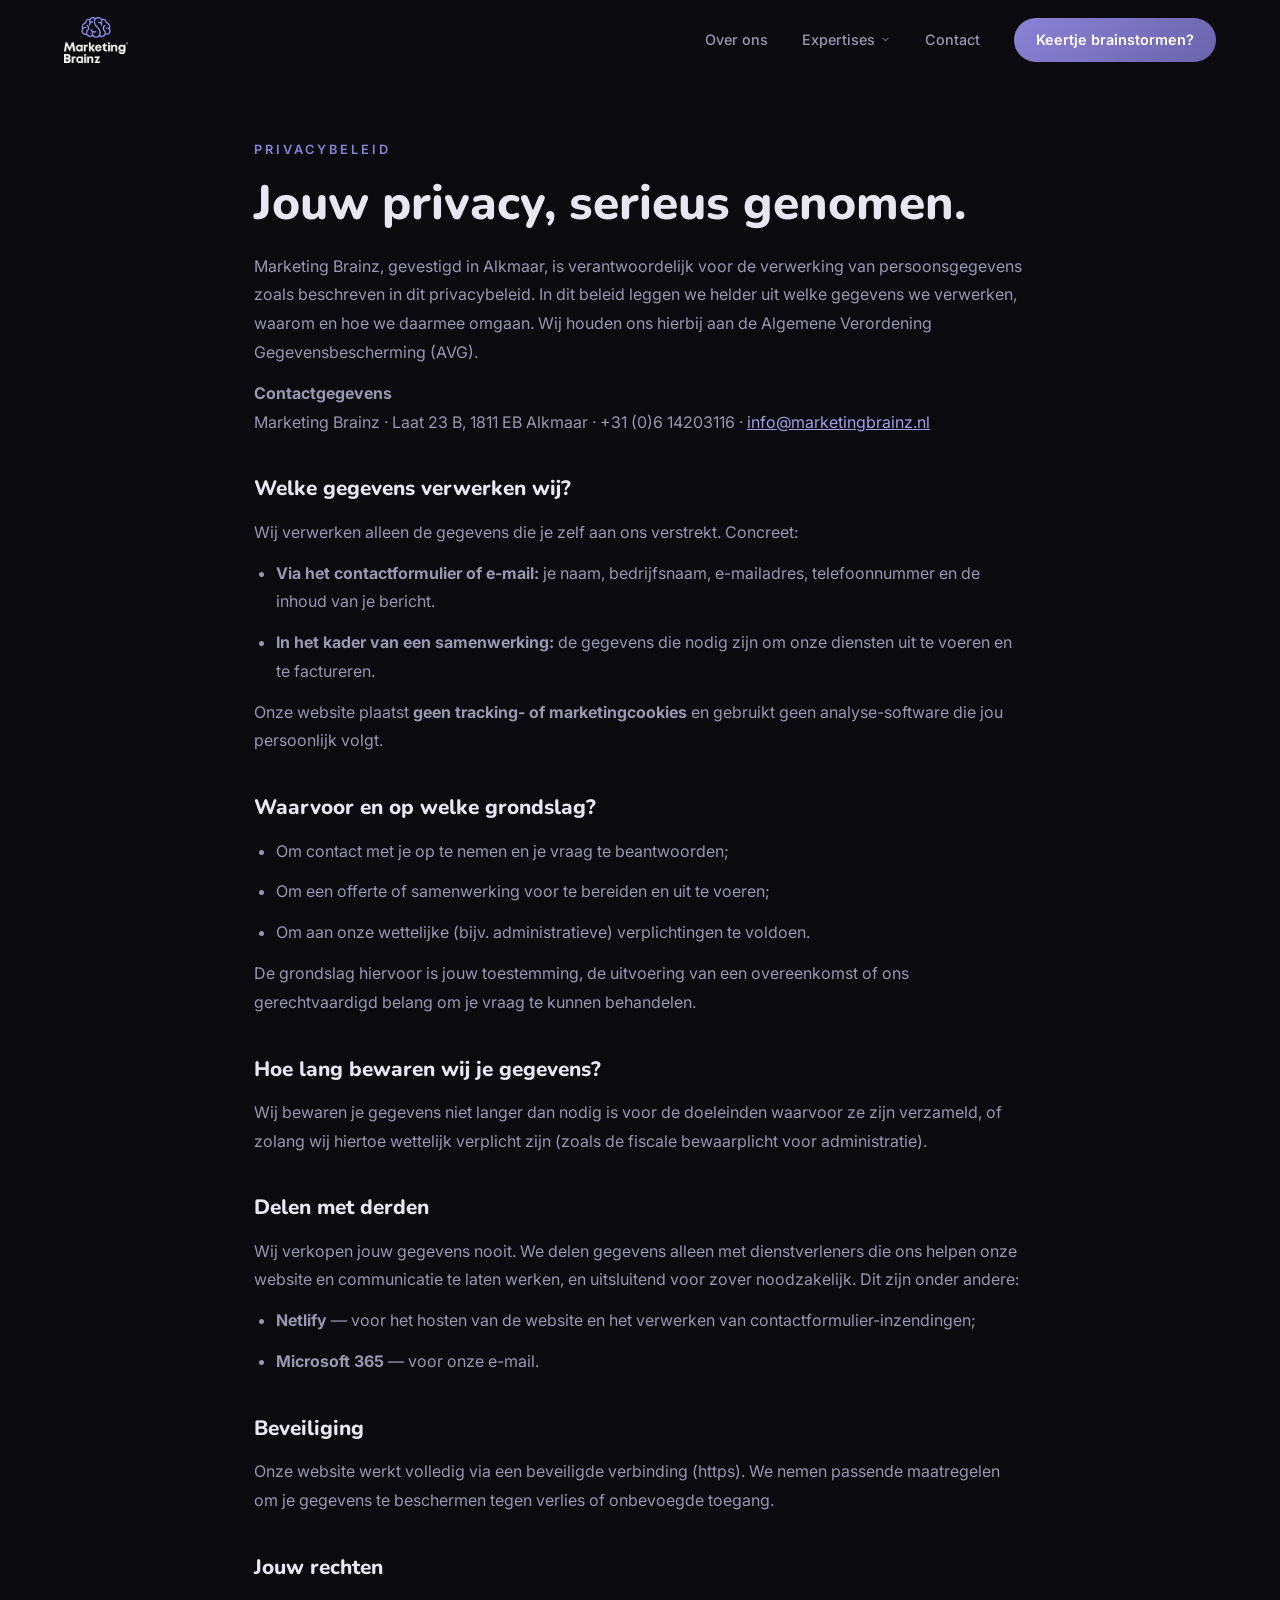
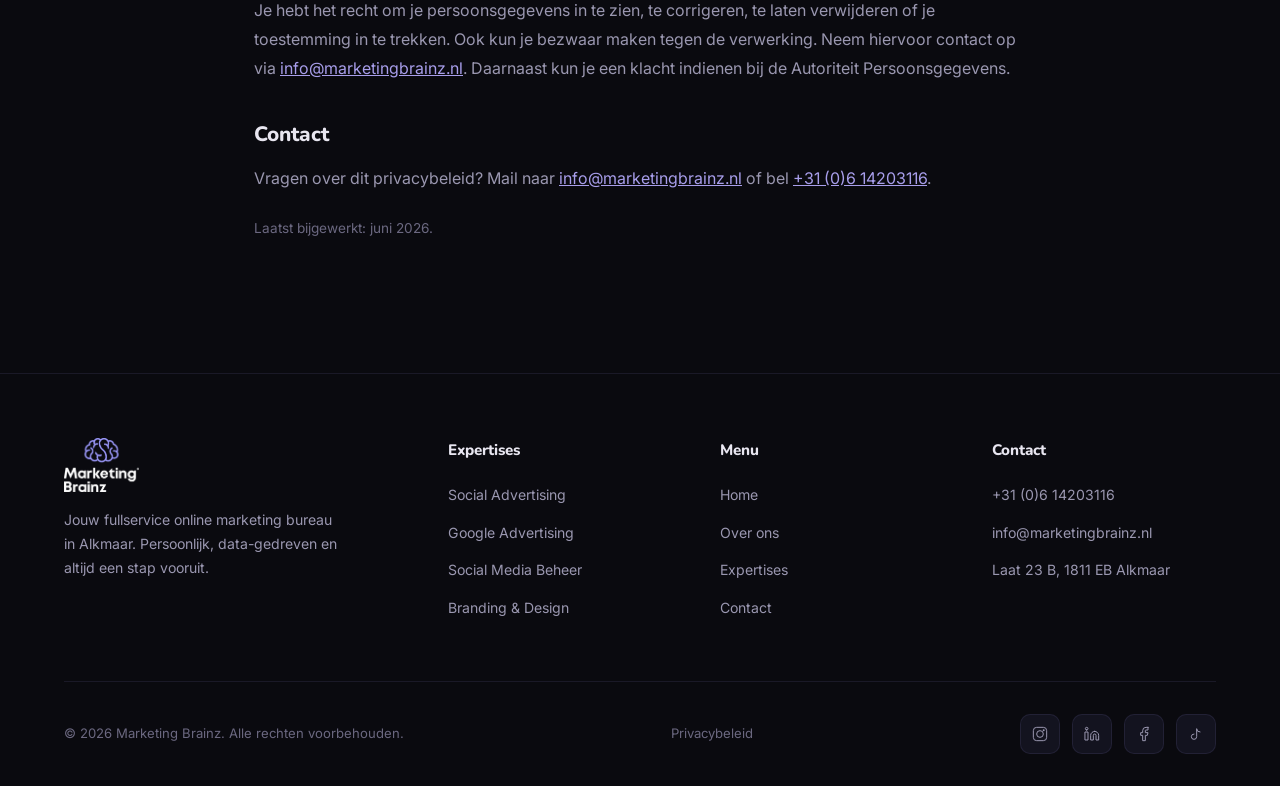
<file: privacy.html>
<!DOCTYPE html>
<html lang="nl">
<head>
    <meta charset="UTF-8">
    <meta name="viewport" content="width=device-width, initial-scale=1.0">
    <title>Privacybeleid | Marketing Brainz</title>
    <meta name="description" content="Het privacybeleid van Marketing Brainz: hoe wij omgaan met jouw gegevens.">
    <meta name="robots" content="noindex">
    <link rel="icon" href="/favicon.ico" sizes="48x48">
    <link rel="icon" type="image/png" href="/assets/icons/favicon-96.png" sizes="96x96">
    <link rel="icon" type="image/png" href="/assets/icons/favicon-192.png" sizes="192x192">
    <link rel="apple-touch-icon" href="/assets/icons/apple-touch-icon.png">
    <link rel="preconnect" href="https://fonts.googleapis.com">
    <link rel="preconnect" href="https://fonts.gstatic.com" crossorigin>
    <link href="https://fonts.googleapis.com/css2?family=Nunito:wght@400;600;700;800;900&family=Inter:wght@300;400;500;600&display=swap" rel="stylesheet">
    <link rel="stylesheet" href="assets/css/style.css">
    <style>
        .legal { padding: calc(var(--nav-h) + 60px) 0 var(--sec-pad); }
        .legal h2 { font-family: var(--heading); font-size: 1.3rem; font-weight: 800; margin: 36px 0 12px; }
        .legal p, .legal li { color: var(--text2); line-height: 1.8; margin-bottom: 12px; }
        .legal ul { padding-left: 22px; }
    </style>
</head>
<body data-page="privacy">
<div id="nav-mount"></div>

<section class="legal">
    <div class="container narrow">
        <div class="label">Privacybeleid</div>
        <h1 class="title">Jouw privacy, serieus genomen.</h1>
        <p>Marketing Brainz, gevestigd in Alkmaar, is verantwoordelijk voor de verwerking van persoonsgegevens zoals beschreven in dit privacybeleid. In dit beleid leggen we helder uit welke gegevens we verwerken, waarom en hoe we daarmee omgaan. Wij houden ons hierbij aan de Algemene Verordening Gegevensbescherming (AVG).</p>
        <p><strong>Contactgegevens</strong><br>Marketing Brainz &middot; Laat 23 B, 1811 EB Alkmaar &middot; +31 (0)6 14203116 &middot; <a href="mailto:info@marketingbrainz.nl" style="color:var(--accent-light);">info@marketingbrainz.nl</a></p>

        <h2>Welke gegevens verwerken wij?</h2>
        <p>Wij verwerken alleen de gegevens die je zelf aan ons verstrekt. Concreet:</p>
        <ul>
            <li><strong>Via het contactformulier of e-mail:</strong> je naam, bedrijfsnaam, e-mailadres, telefoonnummer en de inhoud van je bericht.</li>
            <li><strong>In het kader van een samenwerking:</strong> de gegevens die nodig zijn om onze diensten uit te voeren en te factureren.</li>
        </ul>
        <p>Onze website plaatst <strong>geen tracking- of marketingcookies</strong> en gebruikt geen analyse-software die jou persoonlijk volgt.</p>

        <h2>Waarvoor en op welke grondslag?</h2>
        <ul>
            <li>Om contact met je op te nemen en je vraag te beantwoorden;</li>
            <li>Om een offerte of samenwerking voor te bereiden en uit te voeren;</li>
            <li>Om aan onze wettelijke (bijv. administratieve) verplichtingen te voldoen.</li>
        </ul>
        <p>De grondslag hiervoor is jouw toestemming, de uitvoering van een overeenkomst of ons gerechtvaardigd belang om je vraag te kunnen behandelen.</p>

        <h2>Hoe lang bewaren wij je gegevens?</h2>
        <p>Wij bewaren je gegevens niet langer dan nodig is voor de doeleinden waarvoor ze zijn verzameld, of zolang wij hiertoe wettelijk verplicht zijn (zoals de fiscale bewaarplicht voor administratie).</p>

        <h2>Delen met derden</h2>
        <p>Wij verkopen jouw gegevens nooit. We delen gegevens alleen met dienstverleners die ons helpen onze website en communicatie te laten werken, en uitsluitend voor zover noodzakelijk. Dit zijn onder andere:</p>
        <ul>
            <li><strong>Netlify</strong> &mdash; voor het hosten van de website en het verwerken van contactformulier-inzendingen;</li>
            <li><strong>Microsoft 365</strong> &mdash; voor onze e-mail.</li>
        </ul>

        <h2>Beveiliging</h2>
        <p>Onze website werkt volledig via een beveiligde verbinding (https). We nemen passende maatregelen om je gegevens te beschermen tegen verlies of onbevoegde toegang.</p>

        <h2>Jouw rechten</h2>
        <p>Je hebt het recht om je persoonsgegevens in te zien, te corrigeren, te laten verwijderen of je toestemming in te trekken. Ook kun je bezwaar maken tegen de verwerking. Neem hiervoor contact op via <a href="mailto:info@marketingbrainz.nl" style="color:var(--accent-light);">info@marketingbrainz.nl</a>. Daarnaast kun je een klacht indienen bij de Autoriteit Persoonsgegevens.</p>

        <h2>Contact</h2>
        <p>Vragen over dit privacybeleid? Mail naar <a href="mailto:info@marketingbrainz.nl" style="color:var(--accent-light);">info@marketingbrainz.nl</a> of bel <a href="tel:+31614203116" style="color:var(--accent-light);">+31 (0)6 14203116</a>.</p>
        <p style="font-size:0.85rem;color:var(--text3);margin-top:24px;">Laatst bijgewerkt: juni 2026.</p>
    </div>
</section>

<div id="footer-mount"></div>
<script src="assets/js/main.js"></script>
</body>
</html>
</file>
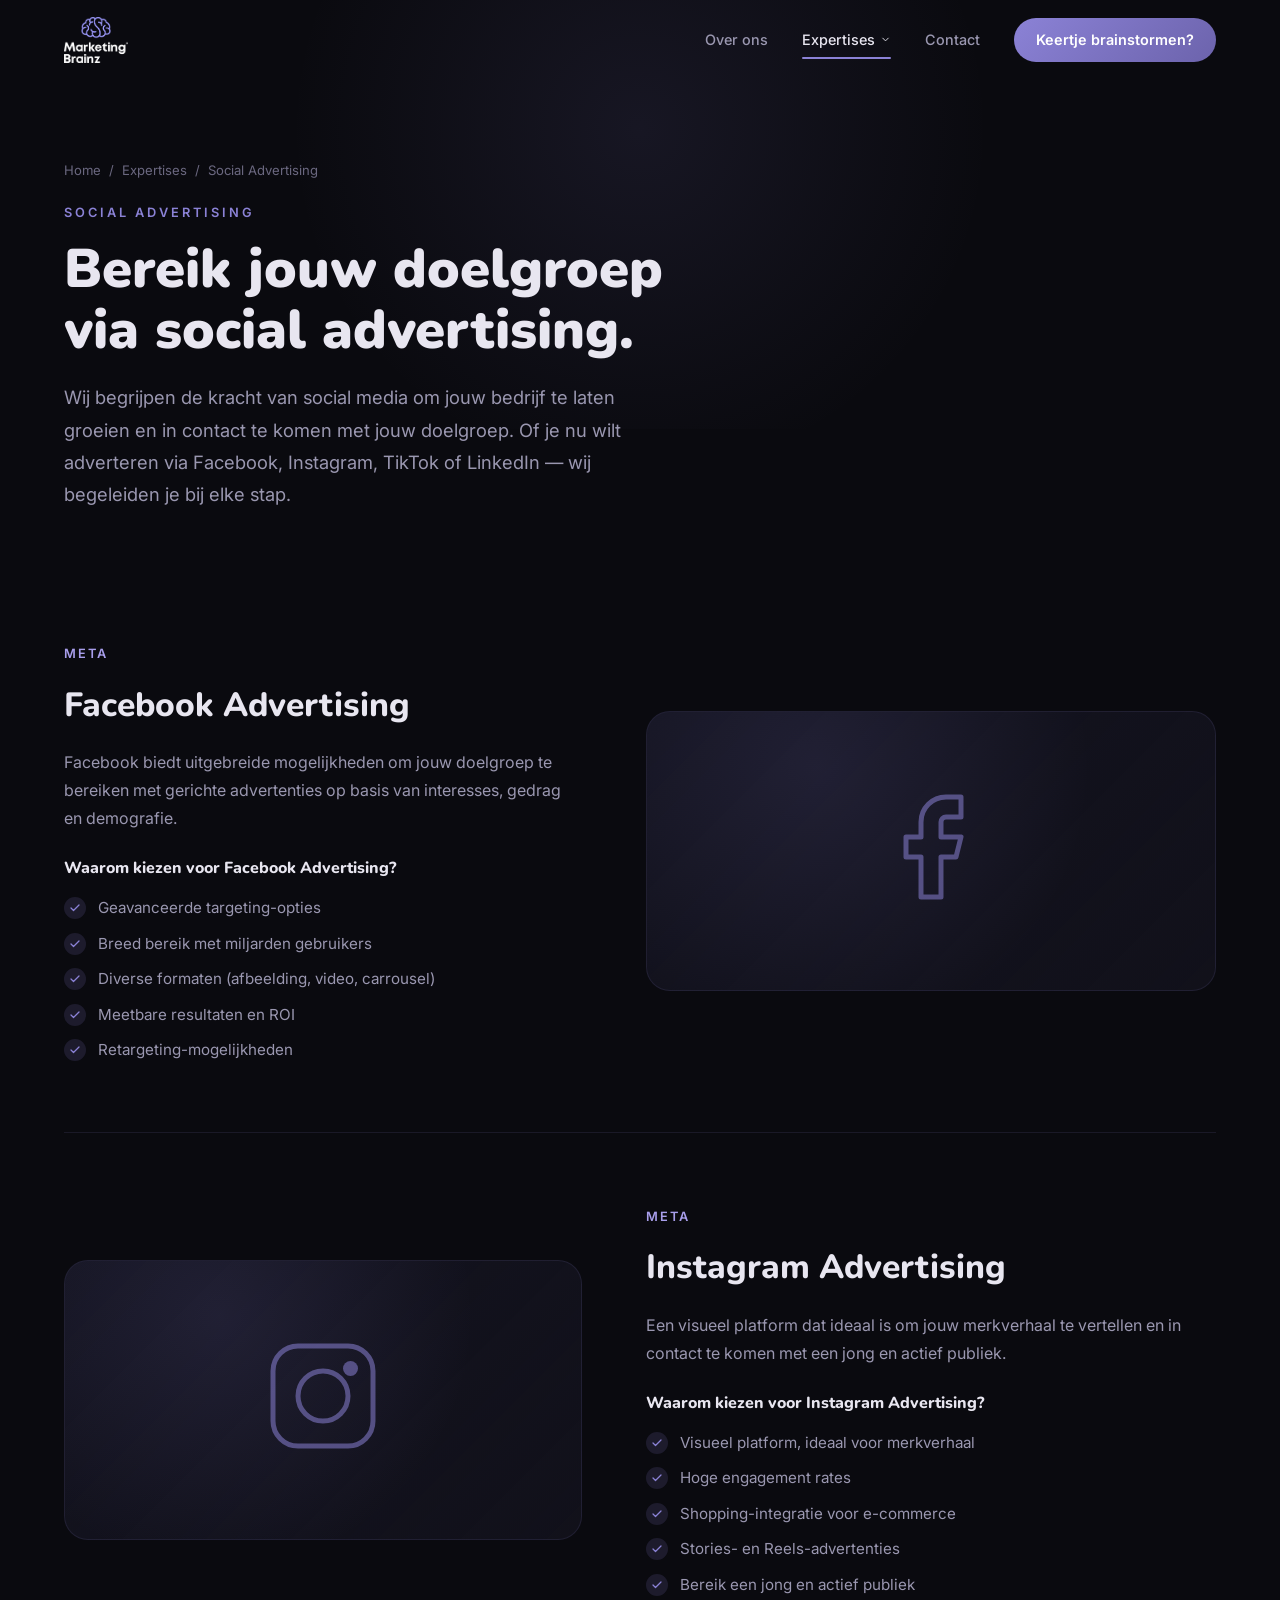
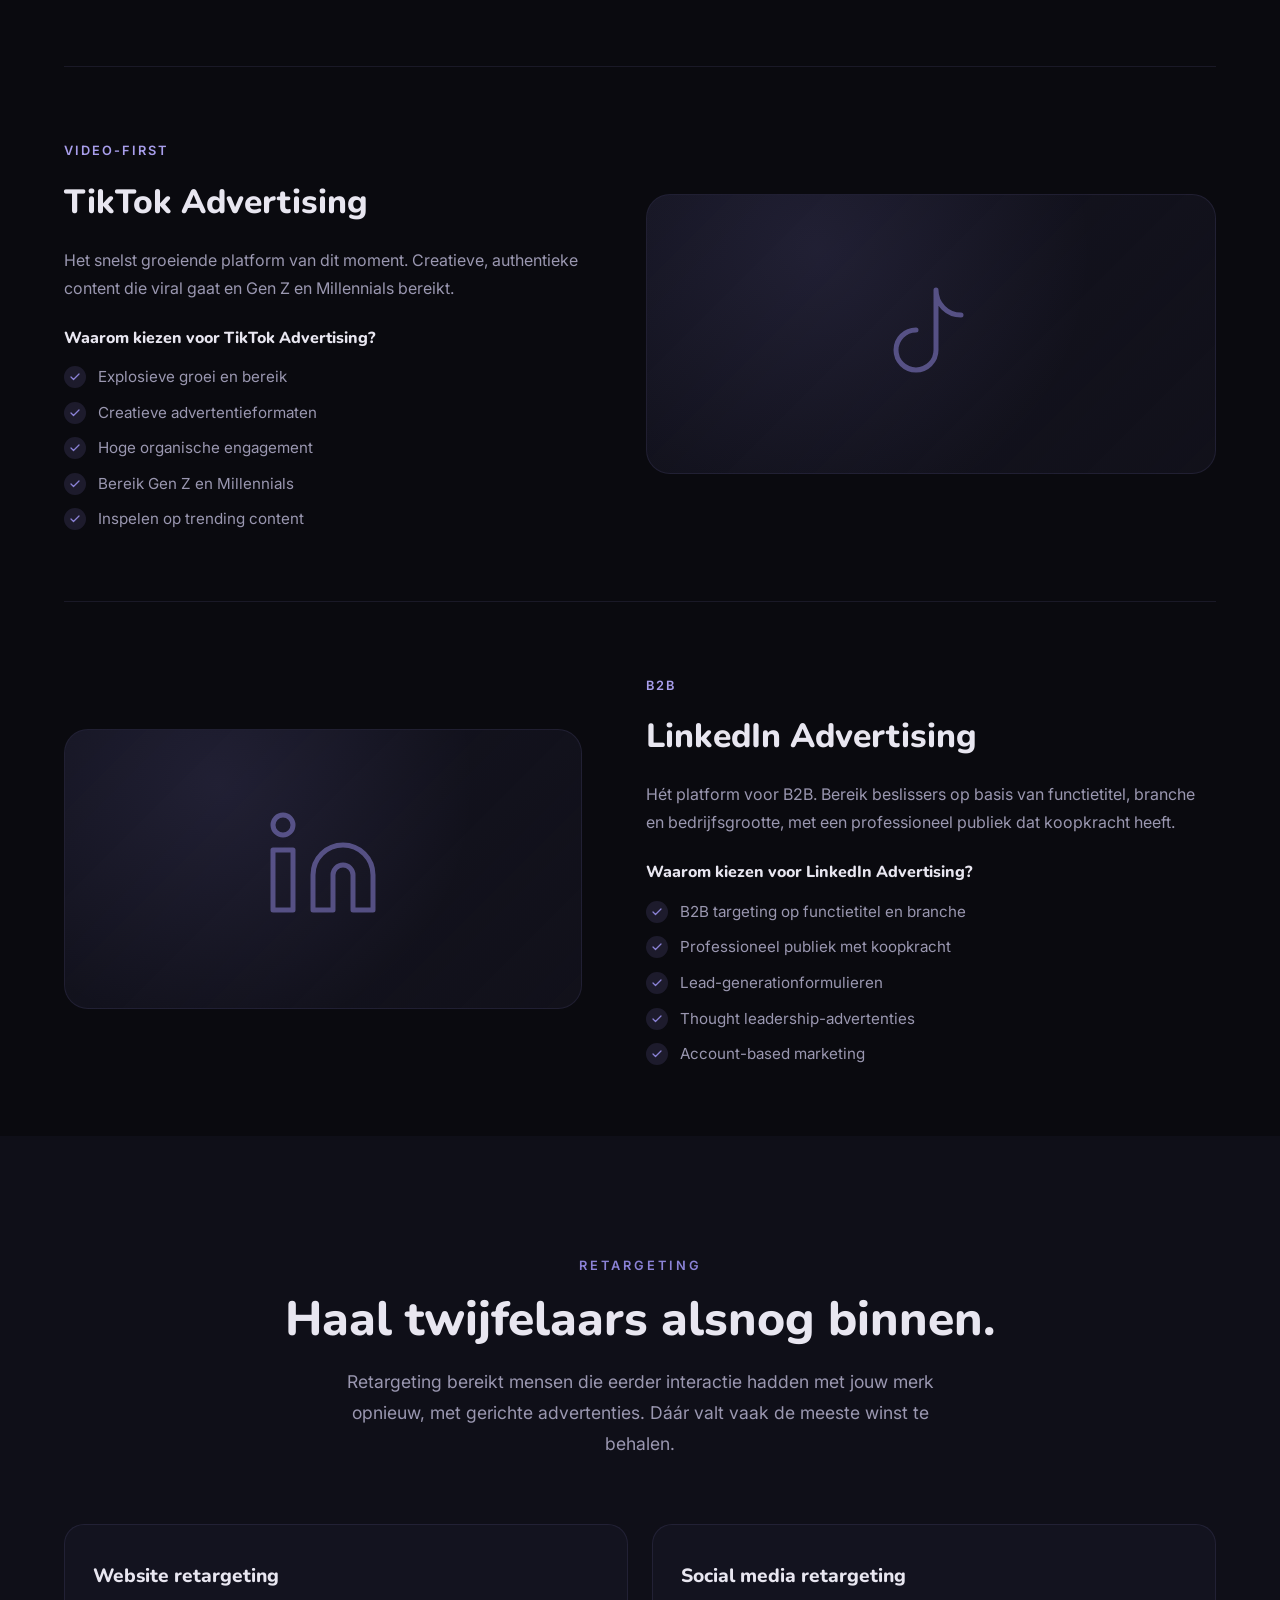
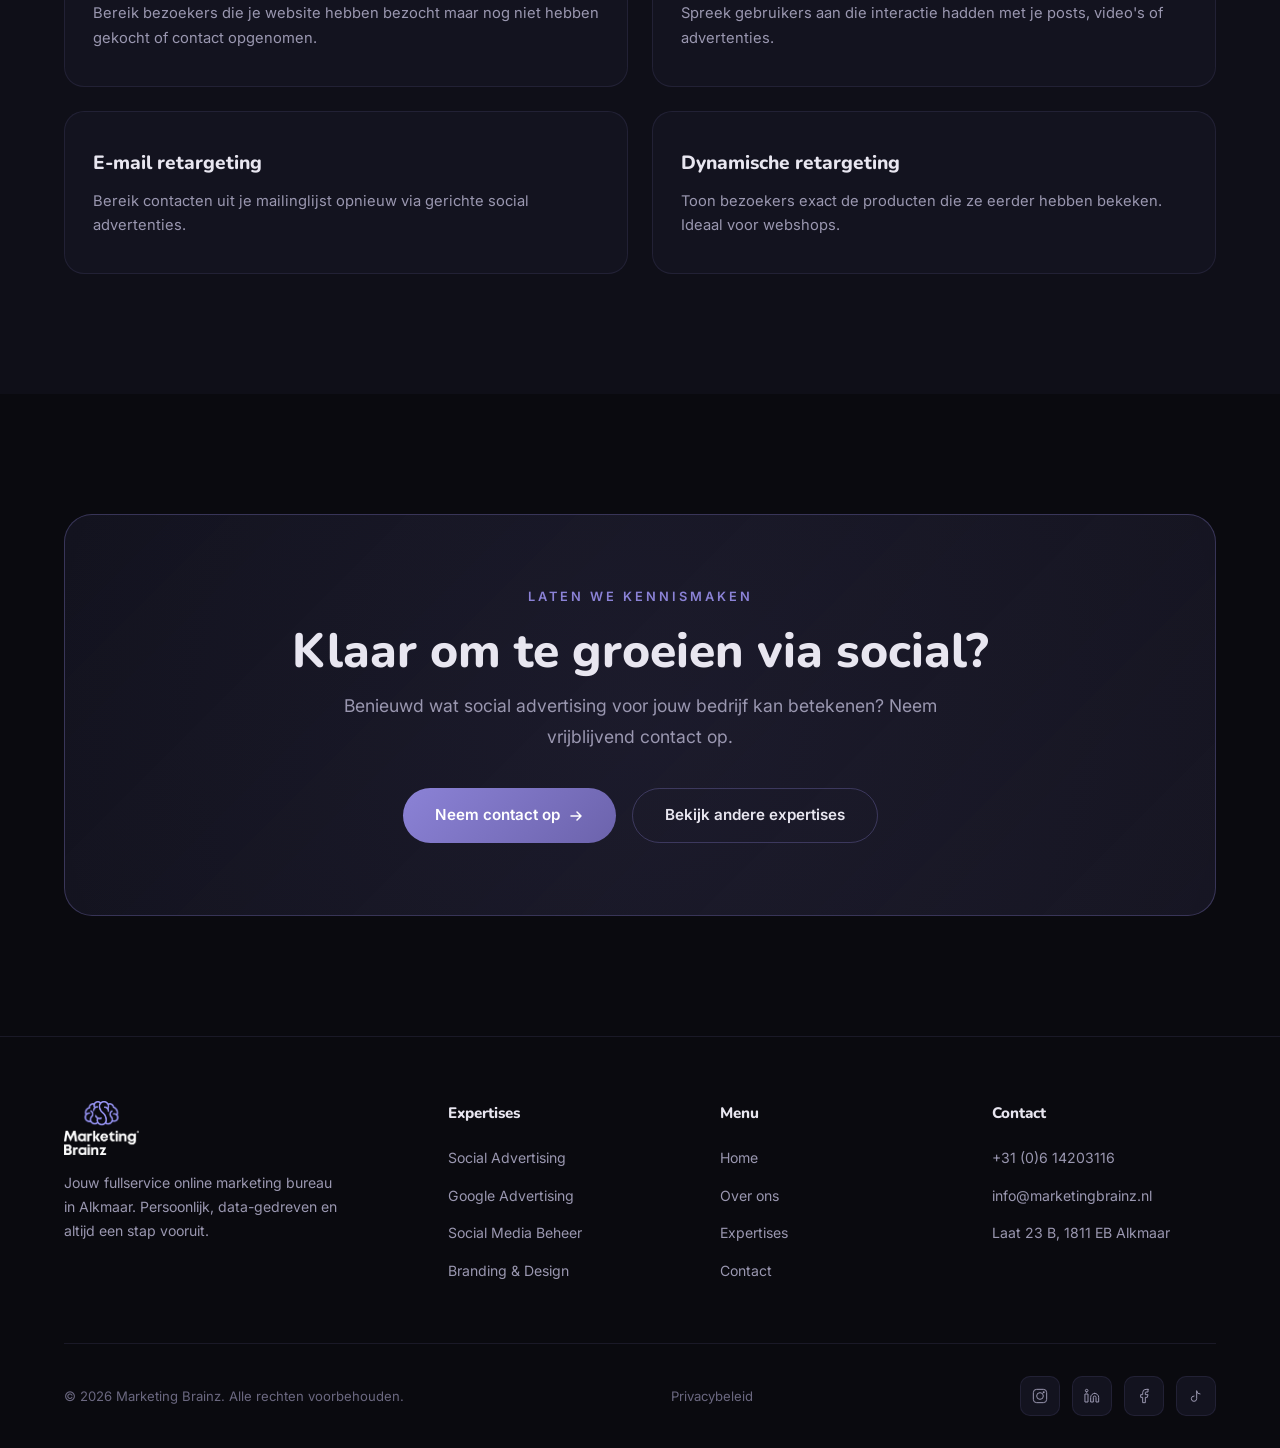
<file: social-advertising.html>
<!DOCTYPE html>
<html lang="nl">
<head>
    <meta charset="UTF-8">
    <meta name="viewport" content="width=device-width, initial-scale=1.0">
    <title>Social Advertising | Marketing Brainz</title>
    <meta name="description" content="Bereik jouw doelgroep via social advertising op Facebook, Instagram, TikTok en LinkedIn. Resultaatgerichte campagnes door Marketing Brainz Alkmaar.">
    <link rel="icon" href="/favicon.ico" sizes="48x48">
    <link rel="icon" type="image/png" href="/assets/icons/favicon-96.png" sizes="96x96">
    <link rel="icon" type="image/png" href="/assets/icons/favicon-192.png" sizes="192x192">
    <link rel="apple-touch-icon" href="/assets/icons/apple-touch-icon.png">
    <link rel="preconnect" href="https://fonts.googleapis.com">
    <link rel="preconnect" href="https://fonts.gstatic.com" crossorigin>
    <link href="https://fonts.googleapis.com/css2?family=Nunito:wght@400;600;700;800;900&family=Inter:wght@300;400;500;600&display=swap" rel="stylesheet">
    <link rel="stylesheet" href="assets/css/style.css">
</head>
<body data-page="social-advertising.html">
<div id="nav-mount"></div>

<section class="page-hero">
    <div class="container">
        <div class="breadcrumb fade-in"><a href="index.html">Home</a> / <a href="expertises.html">Expertises</a> / <span>Social Advertising</span></div>
        <div class="label fade-in">Social Advertising</div>
        <h1 class="fade-in fd1">Bereik jouw doelgroep<br>via <span class="hi">social advertising.</span></h1>
        <p class="subtitle fade-in fd2">Wij begrijpen de kracht van social media om jouw bedrijf te laten groeien en in contact te komen met jouw doelgroep. Of je nu wilt adverteren via Facebook, Instagram, TikTok of LinkedIn — wij begeleiden je bij elke stap.</p>
    </div>
</section>

<div class="container">
    <!-- FACEBOOK -->
    <div class="platform">
        <div class="platform-grid">
            <div class="platform-text fade-in">
                <div class="platform-tag">Meta</div>
                <h3>Facebook Advertising</h3>
                <p>Facebook biedt uitgebreide mogelijkheden om jouw doelgroep te bereiken met gerichte advertenties op basis van interesses, gedrag en demografie.</p>
                <div class="subhead">Waarom kiezen voor Facebook Advertising?</div>
                <ul class="check-list">
                    <li><span class="ci"><svg width="12" height="12" viewBox="0 0 24 24" fill="none"><path d="M20 6L9 17l-5-5" stroke="#8B82D6" stroke-width="2.5" stroke-linecap="round" stroke-linejoin="round"/></svg></span>Geavanceerde targeting-opties</li>
                    <li><span class="ci"><svg width="12" height="12" viewBox="0 0 24 24" fill="none"><path d="M20 6L9 17l-5-5" stroke="#8B82D6" stroke-width="2.5" stroke-linecap="round" stroke-linejoin="round"/></svg></span>Breed bereik met miljarden gebruikers</li>
                    <li><span class="ci"><svg width="12" height="12" viewBox="0 0 24 24" fill="none"><path d="M20 6L9 17l-5-5" stroke="#8B82D6" stroke-width="2.5" stroke-linecap="round" stroke-linejoin="round"/></svg></span>Diverse formaten (afbeelding, video, carrousel)</li>
                    <li><span class="ci"><svg width="12" height="12" viewBox="0 0 24 24" fill="none"><path d="M20 6L9 17l-5-5" stroke="#8B82D6" stroke-width="2.5" stroke-linecap="round" stroke-linejoin="round"/></svg></span>Meetbare resultaten en ROI</li>
                    <li><span class="ci"><svg width="12" height="12" viewBox="0 0 24 24" fill="none"><path d="M20 6L9 17l-5-5" stroke="#8B82D6" stroke-width="2.5" stroke-linecap="round" stroke-linejoin="round"/></svg></span>Retargeting-mogelijkheden</li>
                </ul>
            </div>
            <div class="platform-visual fade-in fd2">
                <div class="big-icon"><svg width="120" height="120" viewBox="0 0 24 24" fill="none"><path d="M18 2h-3a5 5 0 00-5 5v3H7v4h3v8h4v-8h3l1-4h-4V7a1 1 0 011-1h3V2z" stroke="#8B82D6" stroke-width="1" opacity="0.6" stroke-linecap="round" stroke-linejoin="round"/></svg></div>
            </div>
        </div>
    </div>

    <!-- INSTAGRAM -->
    <div class="platform flip">
        <div class="platform-grid">
            <div class="platform-text fade-in">
                <div class="platform-tag">Meta</div>
                <h3>Instagram Advertising</h3>
                <p>Een visueel platform dat ideaal is om jouw merkverhaal te vertellen en in contact te komen met een jong en actief publiek.</p>
                <div class="subhead">Waarom kiezen voor Instagram Advertising?</div>
                <ul class="check-list">
                    <li><span class="ci"><svg width="12" height="12" viewBox="0 0 24 24" fill="none"><path d="M20 6L9 17l-5-5" stroke="#8B82D6" stroke-width="2.5" stroke-linecap="round" stroke-linejoin="round"/></svg></span>Visueel platform, ideaal voor merkverhaal</li>
                    <li><span class="ci"><svg width="12" height="12" viewBox="0 0 24 24" fill="none"><path d="M20 6L9 17l-5-5" stroke="#8B82D6" stroke-width="2.5" stroke-linecap="round" stroke-linejoin="round"/></svg></span>Hoge engagement rates</li>
                    <li><span class="ci"><svg width="12" height="12" viewBox="0 0 24 24" fill="none"><path d="M20 6L9 17l-5-5" stroke="#8B82D6" stroke-width="2.5" stroke-linecap="round" stroke-linejoin="round"/></svg></span>Shopping-integratie voor e-commerce</li>
                    <li><span class="ci"><svg width="12" height="12" viewBox="0 0 24 24" fill="none"><path d="M20 6L9 17l-5-5" stroke="#8B82D6" stroke-width="2.5" stroke-linecap="round" stroke-linejoin="round"/></svg></span>Stories- en Reels-advertenties</li>
                    <li><span class="ci"><svg width="12" height="12" viewBox="0 0 24 24" fill="none"><path d="M20 6L9 17l-5-5" stroke="#8B82D6" stroke-width="2.5" stroke-linecap="round" stroke-linejoin="round"/></svg></span>Bereik een jong en actief publiek</li>
                </ul>
            </div>
            <div class="platform-visual fade-in fd2">
                <div class="big-icon"><svg width="120" height="120" viewBox="0 0 24 24" fill="none"><rect x="2" y="2" width="20" height="20" rx="5" stroke="#8B82D6" stroke-width="1" opacity="0.6"/><circle cx="12" cy="12" r="5" stroke="#8B82D6" stroke-width="1" opacity="0.6"/><circle cx="17.5" cy="6.5" r="1.5" fill="#8B82D6" opacity="0.6"/></svg></div>
            </div>
        </div>
    </div>

    <!-- TIKTOK -->
    <div class="platform">
        <div class="platform-grid">
            <div class="platform-text fade-in">
                <div class="platform-tag">Video-first</div>
                <h3>TikTok Advertising</h3>
                <p>Het snelst groeiende platform van dit moment. Creatieve, authentieke content die viral gaat en Gen Z en Millennials bereikt.</p>
                <div class="subhead">Waarom kiezen voor TikTok Advertising?</div>
                <ul class="check-list">
                    <li><span class="ci"><svg width="12" height="12" viewBox="0 0 24 24" fill="none"><path d="M20 6L9 17l-5-5" stroke="#8B82D6" stroke-width="2.5" stroke-linecap="round" stroke-linejoin="round"/></svg></span>Explosieve groei en bereik</li>
                    <li><span class="ci"><svg width="12" height="12" viewBox="0 0 24 24" fill="none"><path d="M20 6L9 17l-5-5" stroke="#8B82D6" stroke-width="2.5" stroke-linecap="round" stroke-linejoin="round"/></svg></span>Creatieve advertentieformaten</li>
                    <li><span class="ci"><svg width="12" height="12" viewBox="0 0 24 24" fill="none"><path d="M20 6L9 17l-5-5" stroke="#8B82D6" stroke-width="2.5" stroke-linecap="round" stroke-linejoin="round"/></svg></span>Hoge organische engagement</li>
                    <li><span class="ci"><svg width="12" height="12" viewBox="0 0 24 24" fill="none"><path d="M20 6L9 17l-5-5" stroke="#8B82D6" stroke-width="2.5" stroke-linecap="round" stroke-linejoin="round"/></svg></span>Bereik Gen Z en Millennials</li>
                    <li><span class="ci"><svg width="12" height="12" viewBox="0 0 24 24" fill="none"><path d="M20 6L9 17l-5-5" stroke="#8B82D6" stroke-width="2.5" stroke-linecap="round" stroke-linejoin="round"/></svg></span>Inspelen op trending content</li>
                </ul>
            </div>
            <div class="platform-visual fade-in fd2">
                <div class="big-icon"><svg width="120" height="120" viewBox="0 0 24 24" fill="none"><path d="M9 12a4 4 0 104 4V4a5 5 0 005 5" stroke="#8B82D6" stroke-width="1" opacity="0.6" stroke-linecap="round" stroke-linejoin="round"/></svg></div>
            </div>
        </div>
    </div>

    <!-- LINKEDIN -->
    <div class="platform flip">
        <div class="platform-grid">
            <div class="platform-text fade-in">
                <div class="platform-tag">B2B</div>
                <h3>LinkedIn Advertising</h3>
                <p>Hét platform voor B2B. Bereik beslissers op basis van functietitel, branche en bedrijfsgrootte, met een professioneel publiek dat koopkracht heeft.</p>
                <div class="subhead">Waarom kiezen voor LinkedIn Advertising?</div>
                <ul class="check-list">
                    <li><span class="ci"><svg width="12" height="12" viewBox="0 0 24 24" fill="none"><path d="M20 6L9 17l-5-5" stroke="#8B82D6" stroke-width="2.5" stroke-linecap="round" stroke-linejoin="round"/></svg></span>B2B targeting op functietitel en branche</li>
                    <li><span class="ci"><svg width="12" height="12" viewBox="0 0 24 24" fill="none"><path d="M20 6L9 17l-5-5" stroke="#8B82D6" stroke-width="2.5" stroke-linecap="round" stroke-linejoin="round"/></svg></span>Professioneel publiek met koopkracht</li>
                    <li><span class="ci"><svg width="12" height="12" viewBox="0 0 24 24" fill="none"><path d="M20 6L9 17l-5-5" stroke="#8B82D6" stroke-width="2.5" stroke-linecap="round" stroke-linejoin="round"/></svg></span>Lead-generationformulieren</li>
                    <li><span class="ci"><svg width="12" height="12" viewBox="0 0 24 24" fill="none"><path d="M20 6L9 17l-5-5" stroke="#8B82D6" stroke-width="2.5" stroke-linecap="round" stroke-linejoin="round"/></svg></span>Thought leadership-advertenties</li>
                    <li><span class="ci"><svg width="12" height="12" viewBox="0 0 24 24" fill="none"><path d="M20 6L9 17l-5-5" stroke="#8B82D6" stroke-width="2.5" stroke-linecap="round" stroke-linejoin="round"/></svg></span>Account-based marketing</li>
                </ul>
            </div>
            <div class="platform-visual fade-in fd2">
                <div class="big-icon"><svg width="120" height="120" viewBox="0 0 24 24" fill="none"><path d="M16 8a6 6 0 016 6v7h-4v-7a2 2 0 00-4 0v7h-4v-7a6 6 0 016-6zM2 9h4v12H2zM4 6a2 2 0 100-4 2 2 0 000 4z" stroke="#8B82D6" stroke-width="1" opacity="0.6" stroke-linecap="round" stroke-linejoin="round"/></svg></div>
            </div>
        </div>
    </div>
</div>

<!-- RETARGETING -->
<section class="section alt">
    <div class="container">
        <div class="section-header fade-in">
            <div class="label">Retargeting</div>
            <h2 class="title">Haal twijfelaars alsnog binnen.</h2>
            <p class="subtitle">Retargeting bereikt mensen die eerder interactie hadden met jouw merk opnieuw, met gerichte advertenties. Dáár valt vaak de meeste winst te behalen.</p>
        </div>
        <div class="cards-grid two">
            <div class="card fade-in"><h3>Website retargeting</h3><p>Bereik bezoekers die je website hebben bezocht maar nog niet hebben gekocht of contact opgenomen.</p></div>
            <div class="card fade-in fd1"><h3>Social media retargeting</h3><p>Spreek gebruikers aan die interactie hadden met je posts, video's of advertenties.</p></div>
            <div class="card fade-in"><h3>E-mail retargeting</h3><p>Bereik contacten uit je mailinglijst opnieuw via gerichte social advertenties.</p></div>
            <div class="card fade-in fd1"><h3>Dynamische retargeting</h3><p>Toon bezoekers exact de producten die ze eerder hebben bekeken. Ideaal voor webshops.</p></div>
        </div>
    </div>
</section>

<section class="cta-section">
    <div class="container">
        <div class="cta-box fade-in">
            <div class="label">Laten we kennismaken</div>
            <h2 class="title">Klaar om te groeien via social?</h2>
            <p class="subtitle">Benieuwd wat social advertising voor jouw bedrijf kan betekenen? Neem vrijblijvend contact op.</p>
            <div class="cta-buttons">
                <a href="contact.html" class="btn btn-p">Neem contact op
                    <svg width="16" height="16" viewBox="0 0 16 16" fill="none"><path d="M3 8h10M9 4l4 4-4 4" stroke="currentColor" stroke-width="1.5" stroke-linecap="round" stroke-linejoin="round"/></svg>
                </a>
                <a href="expertises.html" class="btn btn-s">Bekijk andere expertises</a>
            </div>
        </div>
    </div>
</section>

<div id="footer-mount"></div>
<script src="assets/js/main.js"></script>
</body>
</html>
</file>
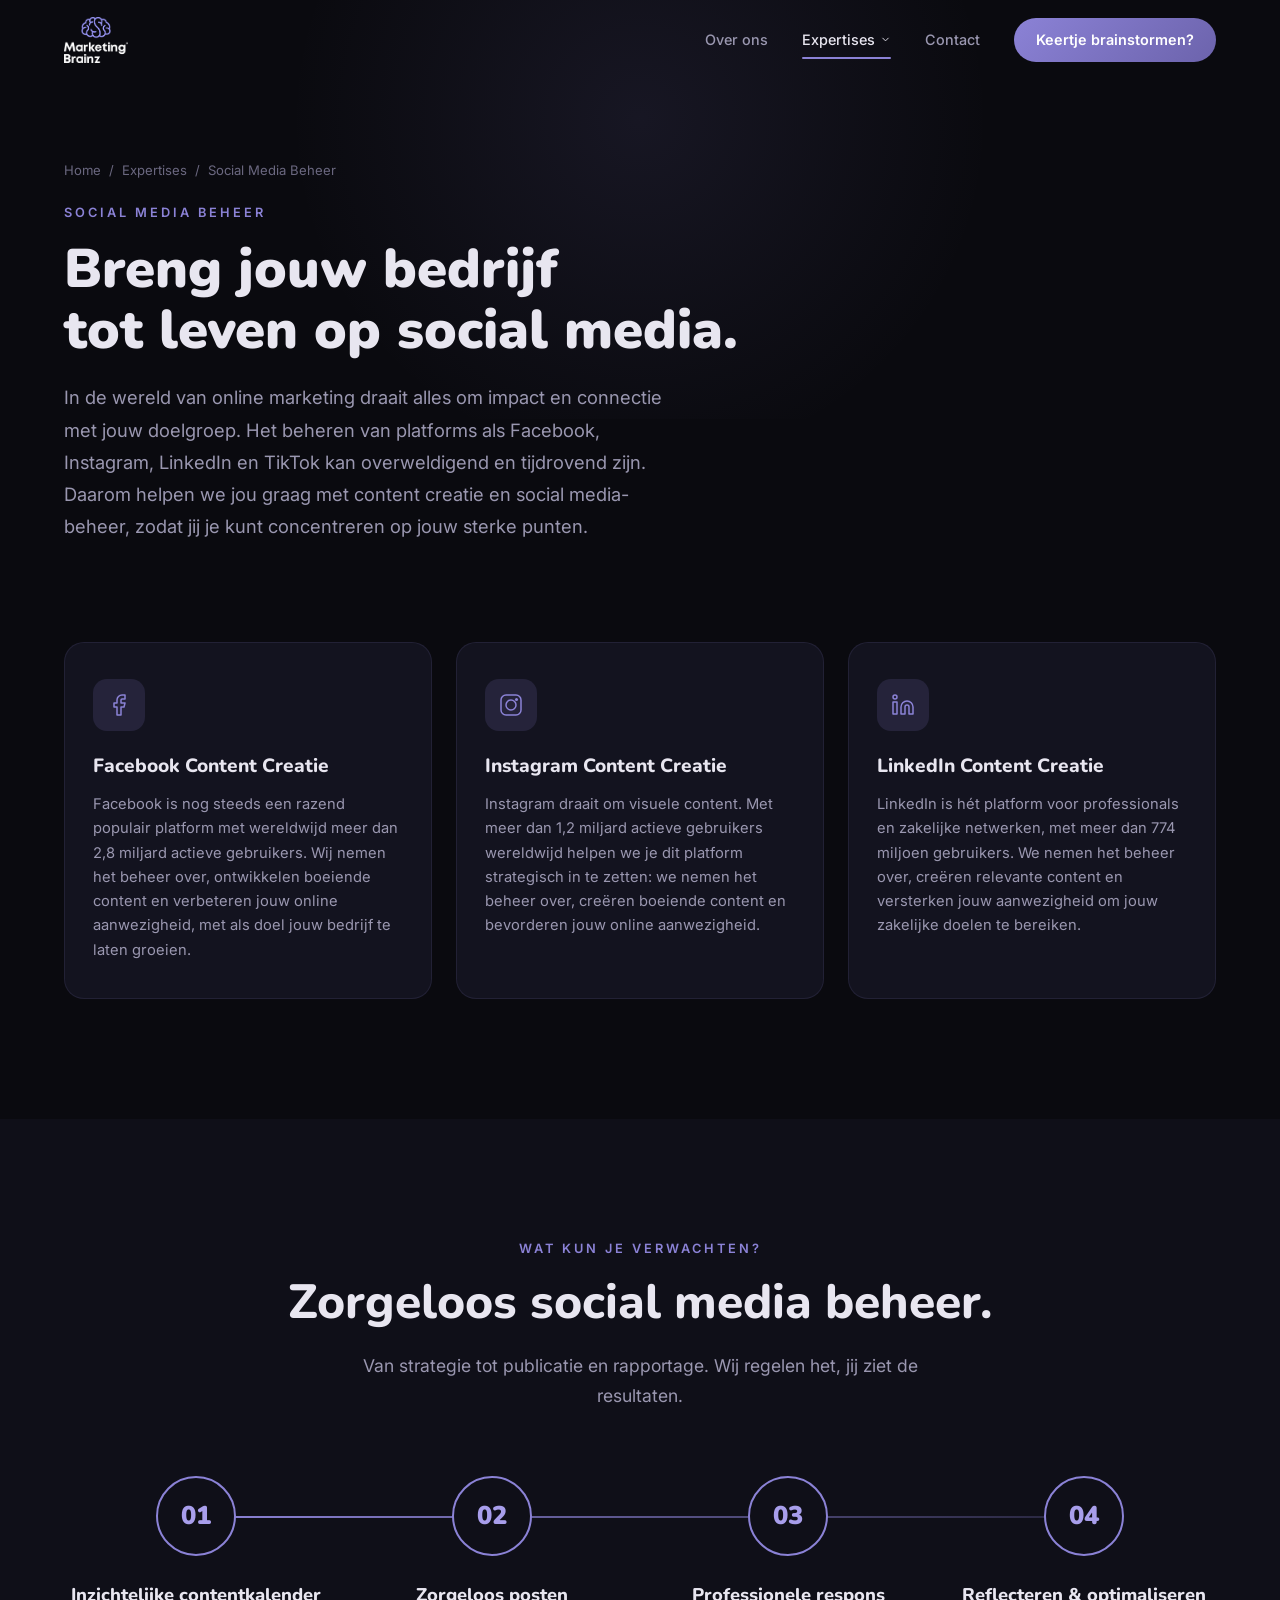
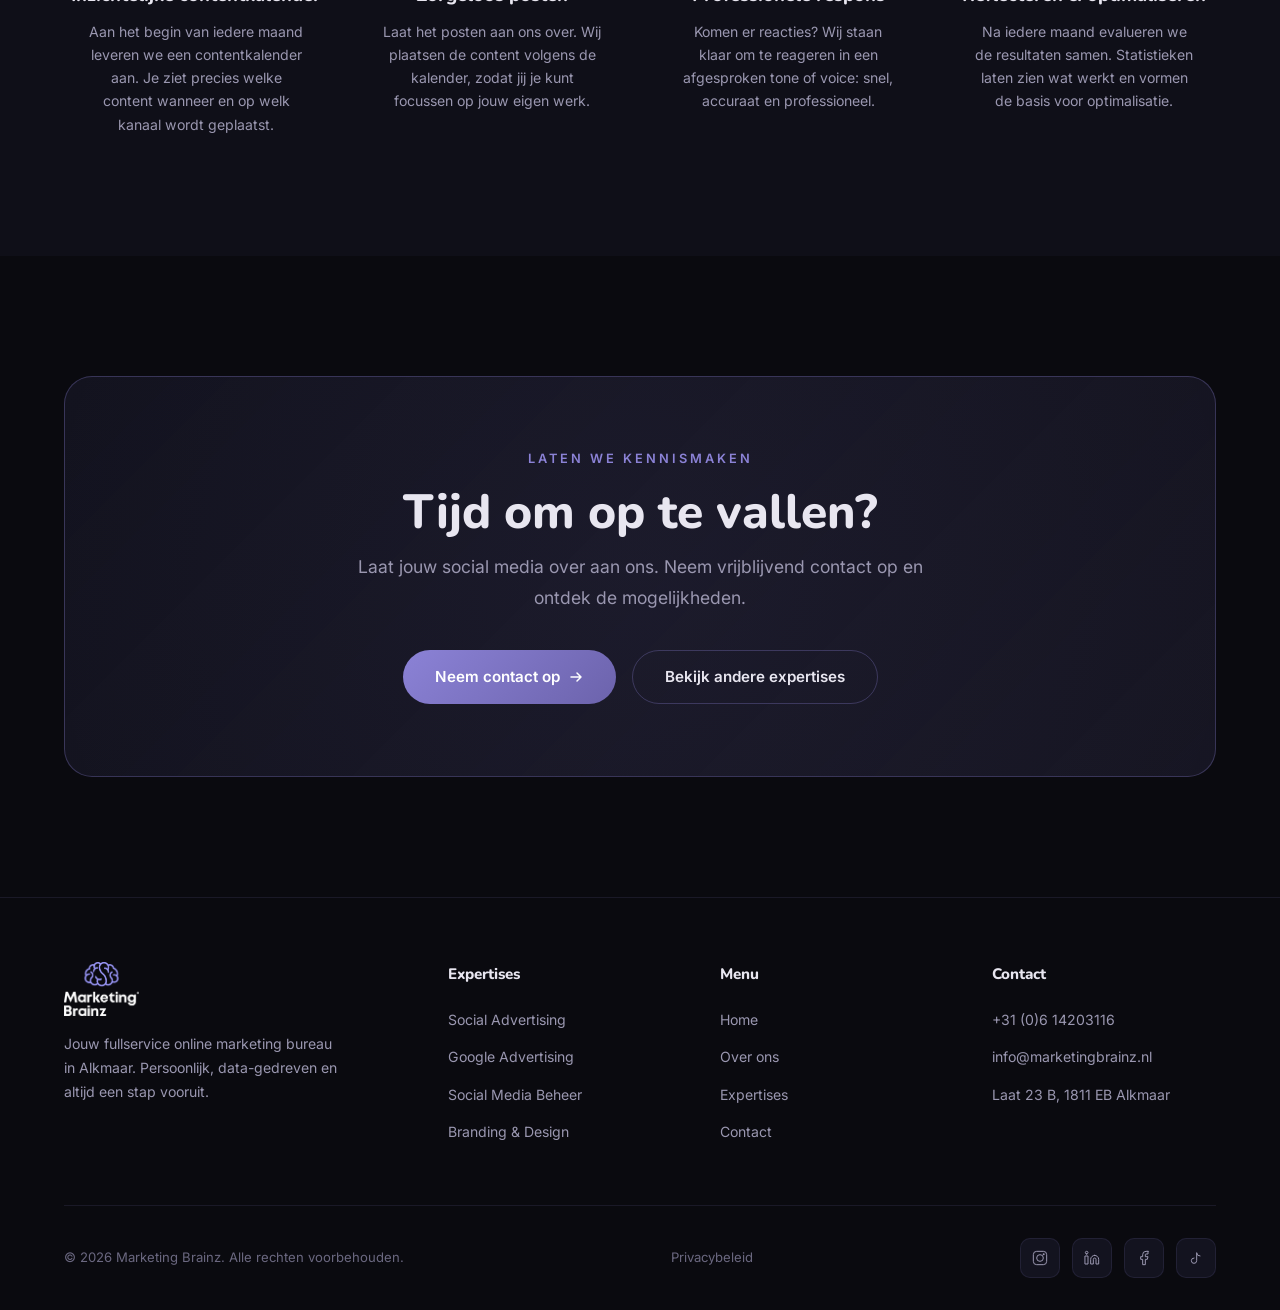
<file: social-media-beheer.html>
<!DOCTYPE html>
<html lang="nl">
<head>
    <meta charset="UTF-8">
    <meta name="viewport" content="width=device-width, initial-scale=1.0">
    <title>Social Media Beheer | Marketing Brainz</title>
    <meta name="description" content="Breng jouw bedrijf tot leven op social media. Content creatie, planning en community management voor Facebook, Instagram en LinkedIn door Marketing Brainz.">
    <link rel="icon" href="/favicon.ico" sizes="48x48">
    <link rel="icon" type="image/png" href="/assets/icons/favicon-96.png" sizes="96x96">
    <link rel="icon" type="image/png" href="/assets/icons/favicon-192.png" sizes="192x192">
    <link rel="apple-touch-icon" href="/assets/icons/apple-touch-icon.png">
    <link rel="preconnect" href="https://fonts.googleapis.com">
    <link rel="preconnect" href="https://fonts.gstatic.com" crossorigin>
    <link href="https://fonts.googleapis.com/css2?family=Nunito:wght@400;600;700;800;900&family=Inter:wght@300;400;500;600&display=swap" rel="stylesheet">
    <link rel="stylesheet" href="assets/css/style.css">
</head>
<body data-page="social-media-beheer.html">
<div id="nav-mount"></div>

<section class="page-hero">
    <div class="container">
        <div class="breadcrumb fade-in"><a href="index.html">Home</a> / <a href="expertises.html">Expertises</a> / <span>Social Media Beheer</span></div>
        <div class="label fade-in">Social Media Beheer</div>
        <h1 class="fade-in fd1">Breng jouw bedrijf<br>tot leven op <span class="hi">social media.</span></h1>
        <p class="subtitle fade-in fd2">In de wereld van online marketing draait alles om impact en connectie met jouw doelgroep. Het beheren van platforms als Facebook, Instagram, LinkedIn en TikTok kan overweldigend en tijdrovend zijn. Daarom helpen we jou graag met content creatie en social media-beheer, zodat jij je kunt concentreren op jouw sterke punten.</p>
    </div>
</section>

<section class="section" style="padding-top:40px;">
    <div class="container">
        <div class="cards-grid">
            <div class="card fade-in">
                <div class="card-icon"><svg width="24" height="24" viewBox="0 0 24 24" fill="none"><path d="M18 2h-3a5 5 0 00-5 5v3H7v4h3v8h4v-8h3l1-4h-4V7a1 1 0 011-1h3V2z" stroke="#8B82D6" stroke-width="1.5" stroke-linecap="round" stroke-linejoin="round"/></svg></div>
                <h3>Facebook Content Creatie</h3>
                <p>Facebook is nog steeds een razend populair platform met wereldwijd meer dan 2,8 miljard actieve gebruikers. Wij nemen het beheer over, ontwikkelen boeiende content en verbeteren jouw online aanwezigheid, met als doel jouw bedrijf te laten groeien.</p>
            </div>
            <div class="card fade-in fd1">
                <div class="card-icon"><svg width="24" height="24" viewBox="0 0 24 24" fill="none"><rect x="2" y="2" width="20" height="20" rx="5" stroke="#8B82D6" stroke-width="1.5"/><circle cx="12" cy="12" r="5" stroke="#8B82D6" stroke-width="1.5"/><circle cx="17.5" cy="6.5" r="1.5" fill="#8B82D6"/></svg></div>
                <h3>Instagram Content Creatie</h3>
                <p>Instagram draait om visuele content. Met meer dan 1,2 miljard actieve gebruikers wereldwijd helpen we je dit platform strategisch in te zetten: we nemen het beheer over, creëren boeiende content en bevorderen jouw online aanwezigheid.</p>
            </div>
            <div class="card fade-in fd2">
                <div class="card-icon"><svg width="24" height="24" viewBox="0 0 24 24" fill="none"><path d="M16 8a6 6 0 016 6v7h-4v-7a2 2 0 00-4 0v7h-4v-7a6 6 0 016-6zM2 9h4v12H2zM4 6a2 2 0 100-4 2 2 0 000 4z" stroke="#8B82D6" stroke-width="1.5" stroke-linecap="round" stroke-linejoin="round"/></svg></div>
                <h3>LinkedIn Content Creatie</h3>
                <p>LinkedIn is hét platform voor professionals en zakelijke netwerken, met meer dan 774 miljoen gebruikers. We nemen het beheer over, creëren relevante content en versterken jouw aanwezigheid om jouw zakelijke doelen te bereiken.</p>
            </div>
        </div>
    </div>
</section>

<section class="section alt">
    <div class="container">
        <div class="section-header fade-in">
            <div class="label">Wat kun je verwachten?</div>
            <h2 class="title">Zorgeloos social media beheer.</h2>
            <p class="subtitle">Van strategie tot publicatie en rapportage. Wij regelen het, jij ziet de resultaten.</p>
        </div>
        <div class="steps-grid">
            <div class="step fade-in"><div class="step-num">01</div><h3>Inzichtelijke content&shy;kalender</h3><p>Aan het begin van iedere maand leveren we een contentkalender aan. Je ziet precies welke content wanneer en op welk kanaal wordt geplaatst.</p></div>
            <div class="step fade-in fd1"><div class="step-num">02</div><h3>Zorgeloos posten</h3><p>Laat het posten aan ons over. Wij plaatsen de content volgens de kalender, zodat jij je kunt focussen op jouw eigen werk.</p></div>
            <div class="step fade-in fd2"><div class="step-num">03</div><h3>Professionele respons</h3><p>Komen er reacties? Wij staan klaar om te reageren in een afgesproken tone of voice: snel, accuraat en professioneel.</p></div>
            <div class="step fade-in fd3"><div class="step-num">04</div><h3>Reflecteren &amp; optimaliseren</h3><p>Na iedere maand evalueren we de resultaten samen. Statistieken laten zien wat werkt en vormen de basis voor optimalisatie.</p></div>
        </div>
    </div>
</section>

<section class="cta-section">
    <div class="container">
        <div class="cta-box fade-in">
            <div class="label">Laten we kennismaken</div>
            <h2 class="title">Tijd om op te vallen?</h2>
            <p class="subtitle">Laat jouw social media over aan ons. Neem vrijblijvend contact op en ontdek de mogelijkheden.</p>
            <div class="cta-buttons">
                <a href="contact.html" class="btn btn-p">Neem contact op
                    <svg width="16" height="16" viewBox="0 0 16 16" fill="none"><path d="M3 8h10M9 4l4 4-4 4" stroke="currentColor" stroke-width="1.5" stroke-linecap="round" stroke-linejoin="round"/></svg>
                </a>
                <a href="expertises.html" class="btn btn-s">Bekijk andere expertises</a>
            </div>
        </div>
    </div>
</section>

<div id="footer-mount"></div>
<script src="assets/js/main.js"></script>
</body>
</html>
</file>
<file: assets/css/style.css>
/* ============================================================
   MARKETING BRAINZ — Design System
   Eén centrale stylesheet voor de hele website.
   Kleuren komen uit het logo (paars/lavendel op donker).
   ============================================================ */

*, *::before, *::after { margin: 0; padding: 0; box-sizing: border-box; }

:root {
    /* Achtergronden */
    --bg: #0a0a0f;
    --bg2: #0f0f18;
    --bg-card: #13131f;
    --bg-card-hover: #1a1a2e;

    /* Accent (paars uit logo) */
    --accent: #8B82D6;
    --accent-light: #a89eeb;
    --accent-glow: rgba(139, 130, 214, 0.15);
    --accent-glow-strong: rgba(139, 130, 214, 0.3);

    /* Tekst */
    --text: #e8e6f0;
    --text2: #9a97b0;
    --text3: #6b6880;

    /* Lijnen */
    --border: rgba(139, 130, 214, 0.12);
    --border-h: rgba(139, 130, 214, 0.3);

    /* Gradients & overig */
    --grad: linear-gradient(135deg, #8B82D6, #6C63AC);
    --green: #5ce08a;
    --star: #f5c542;

    /* Fonts */
    --heading: 'Nunito', sans-serif;
    --body: 'Inter', sans-serif;

    /* Maatvoering */
    --nav-h: 80px;
    --sec-pad: 120px;
    --maxw: 1200px;
}

html { scroll-behavior: smooth; -webkit-font-smoothing: antialiased; text-rendering: optimizeLegibility; }
body { font-family: var(--body); background: var(--bg); color: var(--text); line-height: 1.6; overflow-x: hidden; }
img { display: block; max-width: 100%; }
a { color: inherit; }
::selection { background: var(--accent); color: #fff; }

/* ── Layout helpers ── */
.container { max-width: var(--maxw); margin: 0 auto; padding: 0 24px; }
.narrow { max-width: 820px; }
.label { font-family: var(--body); font-size: 0.8rem; font-weight: 600; letter-spacing: 3px; text-transform: uppercase; color: var(--accent); margin-bottom: 16px; }
.title { font-family: var(--heading); font-size: clamp(2rem, 4vw, 3rem); font-weight: 800; line-height: 1.15; margin-bottom: 20px; }
.title .hi { background: var(--grad); -webkit-background-clip: text; -webkit-text-fill-color: transparent; background-clip: text; }
.subtitle { font-size: 1.1rem; color: var(--text2); max-width: 600px; line-height: 1.75; }
.center { text-align: center; }
.center .subtitle { margin-left: auto; margin-right: auto; }

/* ── Scroll-reveal ── */
.fade-in { opacity: 0; transform: translateY(30px); transition: opacity 0.7s ease, transform 0.7s ease; }
.fade-in.visible { opacity: 1; transform: translateY(0); }
.fd1 { transition-delay: 0.1s; } .fd2 { transition-delay: 0.2s; } .fd3 { transition-delay: 0.3s; } .fd4 { transition-delay: 0.4s; } .fd5 { transition-delay: 0.5s; }
@media (prefers-reduced-motion: reduce) {
    .fade-in { opacity: 1; transform: none; transition: none; }
    html { scroll-behavior: auto; }
}

/* ── NAVIGATIE ── */
.nav { position: fixed; top: 0; left: 0; right: 0; height: var(--nav-h); z-index: 1000; transition: background 0.3s ease, border-color 0.3s ease; }
.nav.scrolled { background: rgba(10,10,15,0.85); backdrop-filter: blur(20px); -webkit-backdrop-filter: blur(20px); border-bottom: 1px solid var(--border); }
.nav .container { display: flex; align-items: center; justify-content: space-between; height: 100%; }
.nav-logo { display: flex; align-items: center; text-decoration: none; }
.nav-logo img { height: 46px; width: auto; }
.nav-links { display: flex; align-items: center; gap: 34px; list-style: none; }
.nav-links > li { position: relative; }
.nav-links a { color: var(--text2); text-decoration: none; font-size: 0.9rem; font-weight: 500; transition: color 0.25s; display: inline-flex; align-items: center; gap: 5px; }
.nav-links a:hover, .nav-links a.active { color: var(--text); }
.nav-links .toplink::after { content: ''; position: absolute; bottom: -6px; left: 0; width: 0; height: 2px; background: var(--accent); transition: width 0.25s; border-radius: 1px; }
.nav-links .toplink:hover::after, .nav-links .toplink.active::after { width: 100%; }

/* Dropdown */
.has-dropdown .caret { transition: transform 0.25s; }
.has-dropdown:hover .caret { transform: rotate(180deg); }
.dropdown { position: absolute; top: 100%; left: 50%; transform: translateX(-50%) translateY(10px); min-width: 240px; background: rgba(19,19,31,0.97); backdrop-filter: blur(20px); border: 1px solid var(--border); border-radius: 16px; padding: 10px; opacity: 0; visibility: hidden; transition: all 0.25s ease; list-style: none; box-shadow: 0 20px 50px rgba(0,0,0,0.4); margin-top: 8px; }
.has-dropdown:hover .dropdown { opacity: 1; visibility: visible; transform: translateX(-50%) translateY(8px); }
.dropdown::before { content: ''; position: absolute; top: -8px; left: 0; right: 0; height: 8px; }
.dropdown li { margin: 0; }
.dropdown a { display: block; padding: 11px 14px; border-radius: 10px; font-size: 0.88rem; color: var(--text2); transition: all 0.2s; }
.dropdown a::after { display: none; }
.dropdown a:hover { background: var(--accent-glow); color: var(--text); }

.nav-cta { background: var(--grad) !important; color: #fff !important; padding: 10px 22px !important; border-radius: 50px !important; font-weight: 600 !important; transition: transform 0.25s, box-shadow 0.25s !important; }
.nav-cta::after { display: none !important; }
.nav-cta:hover { transform: translateY(-2px); box-shadow: 0 8px 30px rgba(139,130,214,0.35); }

.menu-toggle { display: none; flex-direction: column; gap: 5px; cursor: pointer; padding: 8px; background: none; border: none; z-index: 1001; }
.menu-toggle span { width: 24px; height: 2px; background: var(--text); border-radius: 2px; transition: all 0.3s; }
.menu-toggle.active span:nth-child(1) { transform: rotate(45deg) translate(5px,5px); }
.menu-toggle.active span:nth-child(2) { opacity: 0; }
.menu-toggle.active span:nth-child(3) { transform: rotate(-45deg) translate(5px,-5px); }

/* ── BUTTONS ── */
.btn { display: inline-flex; align-items: center; gap: 8px; padding: 14px 32px; border-radius: 50px; text-decoration: none; font-weight: 600; font-size: 0.95rem; transition: transform 0.25s, box-shadow 0.25s, border-color 0.25s, background 0.25s; border: none; cursor: pointer; font-family: var(--body); }
.btn svg { flex-shrink: 0; }
.btn-p { background: var(--grad); color: #fff; }
.btn-p:hover { transform: translateY(-2px); box-shadow: 0 10px 40px rgba(139,130,214,0.35); }
.btn-s { background: transparent; color: var(--text); border: 1px solid var(--border-h); }
.btn-s:hover { border-color: var(--accent); background: var(--accent-glow); }

/* ── HERO (homepage) ── */
.hero { min-height: 100vh; display: flex; align-items: center; position: relative; padding-top: var(--nav-h); overflow: hidden; }
.hero::before { content: ''; position: absolute; top: -20%; right: -10%; width: 700px; height: 700px; background: radial-gradient(circle, rgba(139,130,214,0.08) 0%, transparent 70%); pointer-events: none; }
.hero .container { display: grid; grid-template-columns: 1fr 1fr; gap: 60px; align-items: center; }
.hero-content { position: relative; z-index: 2; }
.hero-badge { display: inline-flex; align-items: center; gap: 8px; background: var(--accent-glow); border: 1px solid var(--border); padding: 8px 16px; border-radius: 50px; font-size: 0.8rem; color: var(--accent-light); font-weight: 500; margin-bottom: 28px; }
.hero-badge .dot { width: 6px; height: 6px; background: var(--accent); border-radius: 50%; animation: pulse 2s ease-in-out infinite; }
@keyframes pulse { 0%,100% { opacity:1; transform:scale(1); } 50% { opacity:0.5; transform:scale(1.3); } }
.hero h1 { font-family: var(--heading); font-size: clamp(2.5rem,5.5vw,4rem); font-weight: 900; line-height: 1.1; margin-bottom: 24px; }
.hero-text { font-size: 1.15rem; color: var(--text2); line-height: 1.75; margin-bottom: 36px; max-width: 480px; }
.hero-buttons { display: flex; gap: 16px; flex-wrap: wrap; }

/* ── BRAIN CANVAS ── */
.hero-visual { position: relative; display: flex; align-items: center; justify-content: center; }
.brain-wrap { position: relative; width: 100%; max-width: 480px; aspect-ratio: 1; }
.brain-glow { position: absolute; inset: -15%; background: radial-gradient(circle, rgba(139,130,214,0.12) 0%, transparent 65%); border-radius: 50%; animation: breathe 4s ease-in-out infinite; }
@keyframes breathe { 0%,100% { transform:scale(1); opacity:0.6; } 50% { transform:scale(1.08); opacity:1; } }
#brainCanvas { position: absolute; inset: 0; width: 100%; height: 100%; z-index: 2; }
.brain-logo-center { position: absolute; top: 50%; left: 50%; transform: translate(-50%, -50%); width: 45%; z-index: 3; filter: drop-shadow(0 0 30px rgba(139,130,214,0.4)); }
.float-badge { position: absolute; background: var(--bg-card); border: 1px solid var(--border); padding: 10px 16px; border-radius: 12px; font-size: 0.78rem; font-weight: 500; color: var(--text2); white-space: nowrap; animation: float 6s ease-in-out infinite; backdrop-filter: blur(10px); z-index: 4; }
.float-badge .bv { font-family: var(--heading); font-size: 1.1rem; font-weight: 800; color: var(--text); display: block; }
.fb1 { top: 8%; right: -5%; animation-delay: -1s; }
.fb2 { bottom: 20%; left: -10%; animation-delay: -3s; }
.fb3 { bottom: 5%; right: 3%; animation-delay: -5s; }
@keyframes float { 0%,100% { transform:translateY(0); } 50% { transform:translateY(-12px); } }

/* ── PAGE HERO (subpagina's) ── */
.page-hero { padding: calc(var(--nav-h) + 80px) 0 60px; position: relative; overflow: hidden; }
.page-hero::before { content: ''; position: absolute; top: -30%; left: 50%; transform: translateX(-50%); width: 800px; height: 600px; background: radial-gradient(circle, rgba(139,130,214,0.10) 0%, transparent 70%); pointer-events: none; }
.page-hero .container { position: relative; z-index: 2; }
.page-hero h1 { font-family: var(--heading); font-size: clamp(2.2rem,5vw,3.4rem); font-weight: 900; line-height: 1.12; margin-bottom: 20px; max-width: 820px; }
.page-hero .subtitle { font-size: 1.15rem; }
.breadcrumb { display: flex; gap: 8px; align-items: center; font-size: 0.82rem; color: var(--text3); margin-bottom: 22px; }
.breadcrumb a { color: var(--text3); text-decoration: none; transition: color 0.2s; }
.breadcrumb a:hover { color: var(--accent-light); }

/* ── ABOUT (persoonlijk) ── */
.about { padding: var(--sec-pad) 0; }
.about-grid { display: grid; grid-template-columns: 1fr 1.2fr; gap: 80px; align-items: center; }
.about-image { position: relative; max-width: 400px; width: 100%; }
.about-image img { display: block; width: 100%; border-radius: 20px; object-fit: cover; object-position: center top; aspect-ratio: 3/4; }
.about-image::after { content: ''; position: absolute; inset: 14px; border: 2px solid var(--border-h); border-radius: 16px; pointer-events: none; }
.about-content .subtitle { margin-bottom: 20px; }
.about-content .subtitle:last-of-type { margin-bottom: 0; }
.about-signature { font-family: var(--heading); font-size: 1.15rem; font-weight: 800; color: var(--accent-light); margin-top: 28px; }
.about-role { font-size: 0.85rem; color: var(--text3); }

/* ── STATS ── */
.stats { padding: 80px 0; position: relative; }
.stats::before, .stats::after { content: ''; position: absolute; left: 10%; right: 10%; height: 1px; background: linear-gradient(90deg, transparent, var(--border-h), transparent); }
.stats::before { top: 0; } .stats::after { bottom: 0; }
.stats-grid { display: grid; grid-template-columns: repeat(4,1fr); gap: 40px; text-align: center; }
.stat { position: relative; }
.stat-num { font-family: var(--heading); font-size: clamp(2.2rem,4vw,3rem); font-weight: 900; color: var(--accent-light); line-height: 1; margin-bottom: 8px; }
.stat-lbl { font-size: 0.9rem; color: var(--text3); font-weight: 500; }
.stat + .stat::before { content: ''; position: absolute; left: -20px; top: 15%; height: 70%; width: 1px; background: var(--border); }

/* ── KAARTEN-GRID (diensten / expertises) ── */
.section { padding: var(--sec-pad) 0; }
.section.alt { background: var(--bg2); }
.section-header { text-align: center; margin-bottom: 64px; }
.section-header .subtitle { margin: 0 auto; }
.cards-grid { display: grid; grid-template-columns: repeat(3,1fr); gap: 24px; }
.cards-grid.two { grid-template-columns: repeat(2,1fr); }
.card { background: var(--bg-card); border: 1px solid var(--border); border-radius: 20px; padding: 36px 28px; transition: transform 0.35s, border-color 0.35s, background 0.35s, box-shadow 0.35s; position: relative; overflow: hidden; text-decoration: none; color: inherit; display: block; }
.card::before { content: ''; position: absolute; top: 0; left: 0; right: 0; height: 3px; background: var(--grad); opacity: 0; transition: opacity 0.35s; }
.card:hover { border-color: var(--border-h); background: var(--bg-card-hover); transform: translateY(-6px); box-shadow: 0 20px 60px rgba(0,0,0,0.3), 0 0 40px var(--accent-glow); }
.card:hover::before { opacity: 1; }
.card-icon { width: 52px; height: 52px; background: var(--accent-glow); border-radius: 14px; display: flex; align-items: center; justify-content: center; margin-bottom: 20px; transition: background 0.35s; }
.card:hover .card-icon { background: var(--accent-glow-strong); }
.card h3 { font-family: var(--heading); font-size: 1.2rem; font-weight: 800; margin-bottom: 10px; }
.card p { font-size: 0.92rem; color: var(--text2); line-height: 1.65; }
.card-arrow { display: inline-flex; align-items: center; gap: 6px; margin-top: 18px; color: var(--accent); font-size: 0.85rem; font-weight: 600; opacity: 0; transform: translateX(-8px); transition: all 0.3s; }
.card:hover .card-arrow { opacity: 1; transform: translateX(0); }
/* Grote expertise-kaart variant */
.card.lg { padding: 44px 36px; }
.card.lg .card-icon { width: 60px; height: 60px; }
.card.lg h3 { font-size: 1.45rem; }

/* ── WERKWIJZE / STAPPEN ── */
.steps-grid { display: grid; grid-template-columns: repeat(4,1fr); gap: 32px; position: relative; }
.steps-grid::before { content: ''; position: absolute; top: 40px; left: 12.5%; right: 12.5%; height: 2px; background: linear-gradient(90deg, var(--accent), rgba(139,130,214,0.2)); }
.step { text-align: center; position: relative; }
.step-num { width: 80px; height: 80px; background: var(--bg); border: 2px solid var(--accent); border-radius: 50%; display: flex; align-items: center; justify-content: center; margin: 0 auto 24px; font-family: var(--heading); font-size: 1.6rem; font-weight: 900; color: var(--accent-light); position: relative; z-index: 2; transition: all 0.3s; }
.step:hover .step-num { background: var(--accent); color: #fff; box-shadow: 0 0 30px rgba(139,130,214,0.4); }
.step h3 { font-family: var(--heading); font-size: 1.15rem; font-weight: 800; margin-bottom: 10px; }
.step p { font-size: 0.88rem; color: var(--text2); line-height: 1.65; max-width: 220px; margin: 0 auto; }
.section.alt .step-num { background: var(--bg2); }

/* ── AI / SPLIT-SECTIE ── */
.split { display: grid; grid-template-columns: 1fr 1fr; gap: 80px; align-items: center; }
.split.reverse .split-visual { order: -1; }
.feat-list { display: flex; flex-direction: column; gap: 20px; margin-top: 32px; }
.feat { display: flex; gap: 16px; align-items: flex-start; }
.feat-icon { flex-shrink: 0; width: 44px; height: 44px; background: var(--accent-glow); border-radius: 12px; display: flex; align-items: center; justify-content: center; }
.feat h4 { font-family: var(--heading); font-weight: 800; font-size: 1rem; margin-bottom: 4px; }
.feat p { font-size: 0.9rem; color: var(--text2); line-height: 1.6; }
.demo-cards { display: flex; flex-direction: column; gap: 16px; }
.demo-card { background: var(--bg-card); border: 1px solid var(--border); border-radius: 16px; padding: 24px; transition: all 0.3s; }
.demo-card:hover { border-color: var(--border-h); transform: translateX(8px); }
.demo-card .ch { display: flex; align-items: center; gap: 10px; margin-bottom: 12px; font-size: 0.8rem; color: var(--accent); font-weight: 600; text-transform: uppercase; letter-spacing: 1px; }
.demo-card .cm { font-family: var(--heading); font-size: 2rem; font-weight: 800; margin-bottom: 4px; }
.demo-card .cl { font-size: 0.85rem; color: var(--text2); }
.green { color: var(--green); }

/* ── PLATFORM-BLOK (expertise detail) ── */
.platform { padding: 70px 0; border-bottom: 1px solid var(--border); }
.platform:last-child { border-bottom: none; }
.platform-grid { display: grid; grid-template-columns: 1fr 1.1fr; gap: 64px; align-items: center; }
.platform.flip .platform-text { order: 2; }
.platform-tag { display: inline-flex; align-items: center; gap: 8px; font-size: 0.8rem; font-weight: 600; color: var(--accent-light); text-transform: uppercase; letter-spacing: 2px; margin-bottom: 14px; }
.platform h3 { font-family: var(--heading); font-size: clamp(1.6rem,3vw,2.1rem); font-weight: 800; margin-bottom: 16px; }
.platform p { color: var(--text2); line-height: 1.75; margin-bottom: 8px; }
.platform .subhead { font-family: var(--heading); font-weight: 800; font-size: 1rem; color: var(--text); margin: 24px 0 14px; }
.check-list { list-style: none; display: flex; flex-direction: column; gap: 12px; }
.check-list li { display: flex; gap: 12px; align-items: flex-start; font-size: 0.95rem; color: var(--text2); line-height: 1.55; }
.check-list .ci { flex-shrink: 0; width: 22px; height: 22px; border-radius: 50%; background: var(--accent-glow); display: flex; align-items: center; justify-content: center; margin-top: 1px; }
/* Visual blok naast platform-tekst */
.platform-visual { background: linear-gradient(135deg, var(--bg-card), rgba(139,130,214,0.06)); border: 1px solid var(--border); border-radius: 24px; padding: 48px; display: flex; align-items: center; justify-content: center; min-height: 280px; position: relative; overflow: hidden; }
.platform-visual::before { content: ''; position: absolute; inset: 0; background: radial-gradient(circle at 30% 20%, rgba(139,130,214,0.12), transparent 60%); }
.platform-visual .big-icon { position: relative; z-index: 2; opacity: 0.9; }
.platform-visual .big-stat { position: relative; z-index: 2; text-align: center; }
.platform-visual .big-stat .n { font-family: var(--heading); font-size: 3.4rem; font-weight: 900; color: var(--accent-light); line-height: 1; }
.platform-visual .big-stat .l { font-size: 0.95rem; color: var(--text2); margin-top: 10px; }

/* ── REVIEW ── */
.review-card { max-width: 720px; margin: 0 auto; text-align: center; }
.review-stars { display: flex; justify-content: center; gap: 4px; margin-bottom: 28px; font-size: 1.3rem; color: var(--star); }
.review-quote { font-family: var(--heading); font-size: clamp(1.3rem,2.5vw,1.7rem); font-weight: 700; line-height: 1.55; margin-bottom: 28px; position: relative; }
.review-quote::before { content: '\201C'; position: absolute; top: -20px; left: 50%; transform: translateX(-50%); font-size: 5rem; color: var(--accent); opacity: 0.2; font-family: Georgia, serif; line-height: 1; }
.review-avatar { width: 56px; height: 56px; border-radius: 50%; object-fit: cover; margin: 0 auto 12px; border: 2px solid var(--border-h); }
.review-author { font-size: 0.95rem; font-weight: 600; }
.review-role { font-size: 0.85rem; color: var(--text3); margin-top: 4px; }

/* Google-reviewbadge */
.google-badge { display: inline-flex; align-items: center; gap: 14px; background: var(--bg-card); border: 1px solid var(--border); border-radius: 16px; padding: 14px 22px; margin-bottom: 36px; text-decoration: none; transition: border-color 0.25s, transform 0.25s; }
.google-badge:hover { border-color: var(--border-h); transform: translateY(-2px); }
.google-badge .gb-right { text-align: left; line-height: 1.3; }
.google-badge .gb-top { display: flex; align-items: center; gap: 8px; }
.google-badge .gb-score { font-family: var(--heading); font-weight: 900; font-size: 1.15rem; color: var(--text); }
.google-badge .gb-stars { color: var(--star); font-size: 0.95rem; letter-spacing: 1px; }
.google-badge .gb-sub { font-size: 0.8rem; color: var(--text2); margin-top: 2px; }

/* Review-grid (met foto's) */
.review-grid { display: flex; flex-wrap: wrap; justify-content: center; gap: 24px; max-width: 1120px; margin: 0 auto; }
.review-tile { flex: 1 1 300px; max-width: 340px; background: var(--bg-card); border: 1px solid var(--border); border-radius: 20px; padding: 30px 26px; text-align: center; transition: transform 0.3s, border-color 0.3s, box-shadow 0.3s; }
.review-tile:hover { transform: translateY(-4px); border-color: var(--border-h); box-shadow: 0 16px 40px rgba(0,0,0,0.3); }
.rt-avatar { width: 76px; height: 76px; border-radius: 50%; object-fit: cover; margin: 0 auto 16px; border: 2px solid var(--border-h); display: block; }
.rt-stars { color: var(--star); font-size: 1rem; letter-spacing: 2px; margin-bottom: 14px; }
.rt-quote { font-size: 0.96rem; color: var(--text); line-height: 1.7; margin-bottom: 18px; }
.rt-author { font-family: var(--heading); font-weight: 800; font-size: 0.98rem; }
.rt-role { font-size: 0.85rem; color: var(--text3); margin-top: 2px; }
@media (max-width: 768px) { .review-tile { flex-basis: 100%; max-width: 440px; } }

/* Logo-balk (klanten) */
.logos { padding: 64px 0; }
.logos p { text-align: center; font-size: 0.8rem; letter-spacing: 2px; text-transform: uppercase; color: var(--text3); margin-bottom: 32px; }
.logos-row { display: flex; flex-wrap: wrap; justify-content: center; gap: 14px 18px; }
.logos-row span { font-family: var(--heading); font-weight: 700; font-size: 0.95rem; color: var(--text3); border: 1px solid var(--border); border-radius: 50px; padding: 9px 18px; transition: all 0.25s; }
.logos-row span:hover { color: var(--accent-light); border-color: var(--border-h); }
.logo-wall { display: grid; grid-template-columns: repeat(6, 1fr); gap: 16px; }
.logo-tile { background: #ffffff; border-radius: 14px; height: 92px; display: flex; align-items: center; justify-content: center; padding: 16px; transition: transform 0.25s, box-shadow 0.25s; }
.logo-tile:hover { transform: translateY(-4px); box-shadow: 0 12px 30px rgba(0,0,0,0.35); }
.logo-tile img { max-width: 100%; max-height: 100%; object-fit: contain; }
@media (max-width: 1024px) { .logo-wall { grid-template-columns: repeat(4, 1fr); } }
@media (max-width: 600px) { .logo-wall { grid-template-columns: repeat(2, 1fr); gap: 12px; } }

/* ── CTA ── */
.cta-section { padding: var(--sec-pad) 0; }
.cta-box { background: linear-gradient(135deg, var(--bg-card) 0%, rgba(139,130,214,0.10) 100%); border: 1px solid var(--border-h); border-radius: 28px; padding: 72px 48px; text-align: center; position: relative; overflow: hidden; }
.cta-box::before { content: ''; position: absolute; top: -50%; left: -50%; width: 200%; height: 200%; background: radial-gradient(circle at center, rgba(139,130,214,0.06) 0%, transparent 50%); pointer-events: none; }
.cta-box .title { margin-bottom: 12px; position: relative; }
.cta-box .subtitle { margin: 0 auto 36px; text-align: center; position: relative; }
.cta-buttons { display: flex; justify-content: center; gap: 16px; flex-wrap: wrap; position: relative; }

/* ── CONTACT ── */
.contact-grid { display: grid; grid-template-columns: 1.2fr 0.9fr; gap: 56px; align-items: start; }
.form-card { background: var(--bg-card); border: 1px solid var(--border); border-radius: 24px; padding: 40px; }
.field { margin-bottom: 20px; }
.field label { display: block; font-size: 0.85rem; font-weight: 600; margin-bottom: 8px; color: var(--text2); }
.field label .req { color: var(--accent-light); }
.field input, .field textarea { width: 100%; background: var(--bg); border: 1px solid var(--border); border-radius: 12px; padding: 13px 16px; color: var(--text); font-family: var(--body); font-size: 0.95rem; transition: border-color 0.2s, box-shadow 0.2s; }
.field input:focus, .field textarea:focus { outline: none; border-color: var(--accent); box-shadow: 0 0 0 3px var(--accent-glow); }
.field textarea { resize: vertical; min-height: 130px; }
.form-success { display: none; background: rgba(92,224,138,0.1); border: 1px solid rgba(92,224,138,0.3); color: var(--green); border-radius: 12px; padding: 16px; font-size: 0.92rem; margin-bottom: 20px; }
.form-success.show { display: block; }
.contact-info { display: flex; flex-direction: column; gap: 8px; }
.info-item { display: flex; gap: 16px; align-items: flex-start; padding: 18px 0; border-bottom: 1px solid var(--border); text-decoration: none; transition: all 0.2s; }
.info-item:last-child { border-bottom: none; }
.info-item .ii-icon { flex-shrink: 0; width: 44px; height: 44px; background: var(--accent-glow); border-radius: 12px; display: flex; align-items: center; justify-content: center; transition: background 0.25s; }
.info-item:hover .ii-icon { background: var(--accent-glow-strong); }
.info-item .ii-label { display: block; font-size: 0.78rem; color: var(--text3); text-transform: uppercase; letter-spacing: 1px; margin-bottom: 3px; }
.info-item .ii-value { display: block; font-size: 0.98rem; color: var(--text); font-weight: 500; }

/* ── FAQ ── */
.faq { max-width: 820px; margin: 0 auto; }
.faq-item { border: 1px solid var(--border); border-radius: 16px; margin-bottom: 14px; overflow: hidden; transition: border-color 0.25s; background: var(--bg-card); }
.faq-item:hover { border-color: var(--border-h); }
.faq-q { width: 100%; text-align: left; background: none; border: none; color: var(--text); font-family: var(--heading); font-weight: 700; font-size: 1.05rem; padding: 22px 24px; cursor: pointer; display: flex; justify-content: space-between; align-items: center; gap: 16px; }
.faq-q .fq-icon { flex-shrink: 0; width: 24px; height: 24px; position: relative; transition: transform 0.3s; }
.faq-q .fq-icon::before, .faq-q .fq-icon::after { content: ''; position: absolute; background: var(--accent); border-radius: 2px; }
.faq-q .fq-icon::before { top: 11px; left: 4px; right: 4px; height: 2px; }
.faq-q .fq-icon::after { left: 11px; top: 4px; bottom: 4px; width: 2px; transition: opacity 0.3s; }
.faq-item.open .fq-icon::after { opacity: 0; }
.faq-a { max-height: 0; overflow: hidden; transition: max-height 0.35s ease; }
.faq-a-inner { padding: 0 24px 22px; color: var(--text2); line-height: 1.7; font-size: 0.95rem; }

/* ── FOOTER ── */
.footer { padding: 64px 0 32px; border-top: 1px solid var(--border); background: var(--bg); }
.footer-grid { display: grid; grid-template-columns: 1.5fr 1fr 1fr 1fr; gap: 48px; margin-bottom: 48px; }
.footer-brand img { height: 54px; margin-bottom: 16px; }
.footer-brand p { font-size: 0.88rem; color: var(--text2); line-height: 1.7; max-width: 280px; }
.footer-col h4 { font-family: var(--heading); font-weight: 800; font-size: 0.95rem; margin-bottom: 20px; }
.footer-col ul { list-style: none; }
.footer-col li { margin-bottom: 12px; }
.footer-col a { color: var(--text2); text-decoration: none; font-size: 0.88rem; transition: color 0.2s; }
.footer-col a:hover { color: var(--accent-light); }
.footer-bottom { display: flex; justify-content: space-between; align-items: center; padding-top: 32px; border-top: 1px solid var(--border); font-size: 0.82rem; color: var(--text3); gap: 16px; flex-wrap: wrap; }
.footer-bottom-links { display: flex; gap: 20px; }
.footer-bottom-links a { color: var(--text3); text-decoration: none; transition: color 0.2s; }
.footer-bottom-links a:hover { color: var(--accent-light); }
.footer-socials { display: flex; gap: 12px; }
.footer-socials a { width: 40px; height: 40px; background: var(--bg-card); border: 1px solid var(--border); border-radius: 10px; display: flex; align-items: center; justify-content: center; color: var(--text2); text-decoration: none; transition: all 0.25s; }
.footer-socials a:hover { border-color: var(--accent); color: var(--accent-light); background: var(--accent-glow); transform: translateY(-2px); }

/* ── RESPONSIVE ── */
@media (max-width: 1024px) {
    :root { --sec-pad: 80px; }
    .hero .container { grid-template-columns: 1fr; text-align: center; }
    .hero-content { order: 2; } .hero-visual { order: 1; }
    .hero-text { margin: 0 auto 36px; } .hero-buttons { justify-content: center; }
    .brain-wrap { max-width: 340px; margin: 0 auto; }
    .about-grid { grid-template-columns: 1fr; text-align: center; }
    .about-image { display: flex; justify-content: center; }
    .about-content .subtitle { margin-left: auto; margin-right: auto; }
    .about-signature { text-align: center; }
    .cards-grid { grid-template-columns: repeat(2,1fr); }
    .steps-grid { grid-template-columns: repeat(2,1fr); gap: 40px; }
    .steps-grid::before { display: none; }
    .split, .platform-grid { grid-template-columns: 1fr; gap: 48px; }
    .platform.flip .platform-text { order: 0; }
    .split.reverse .split-visual { order: 0; }
    .contact-grid { grid-template-columns: 1fr; gap: 40px; }
    .footer-grid { grid-template-columns: 1fr 1fr; }
}
@media (max-width: 768px) {
    :root { --sec-pad: 64px; --nav-h: 64px; }
    .nav-links { display: none; position: fixed; top: var(--nav-h); left: 0; right: 0; bottom: 0; background: rgba(10,10,15,0.98); backdrop-filter: blur(20px); flex-direction: column; align-items: center; justify-content: center; gap: 26px; padding: 40px; overflow-y: auto; }
    .nav-links.open { display: flex; }
    .nav-links .toplink::after { display: none; }
    .dropdown { position: static; transform: none; opacity: 1; visibility: visible; box-shadow: none; background: none; border: none; padding: 0; margin-top: 14px; min-width: auto; text-align: center; }
    .has-dropdown { text-align: center; }
    .dropdown a { padding: 8px; font-size: 0.82rem; color: var(--text3); }
    .menu-toggle { display: flex; }
    .stats-grid { grid-template-columns: repeat(2,1fr); gap: 32px; }
    .stat + .stat::before { display: none; }
    .cards-grid, .cards-grid.two { grid-template-columns: 1fr; }
    .steps-grid { grid-template-columns: 1fr; gap: 36px; }
    .footer-grid { grid-template-columns: 1fr; gap: 32px; }
    .footer-bottom { flex-direction: column; gap: 16px; text-align: center; }
    .float-badge { display: none; }
    .cta-box { padding: 48px 24px; }
    .form-card { padding: 28px 22px; }
    .brain-wrap { max-width: 280px; }
}
@media (max-width: 480px) {
    .hero h1 { font-size: 2rem; }
    .hero-buttons, .cta-buttons { flex-direction: column; align-items: stretch; }
    .btn { width: 100%; justify-content: center; }
}

/* ── Scrollbar ── */
::-webkit-scrollbar { width: 8px; }
::-webkit-scrollbar-track { background: var(--bg); }
::-webkit-scrollbar-thumb { background: var(--bg-card-hover); border-radius: 4px; }
::-webkit-scrollbar-thumb:hover { background: var(--accent); }
</file>
